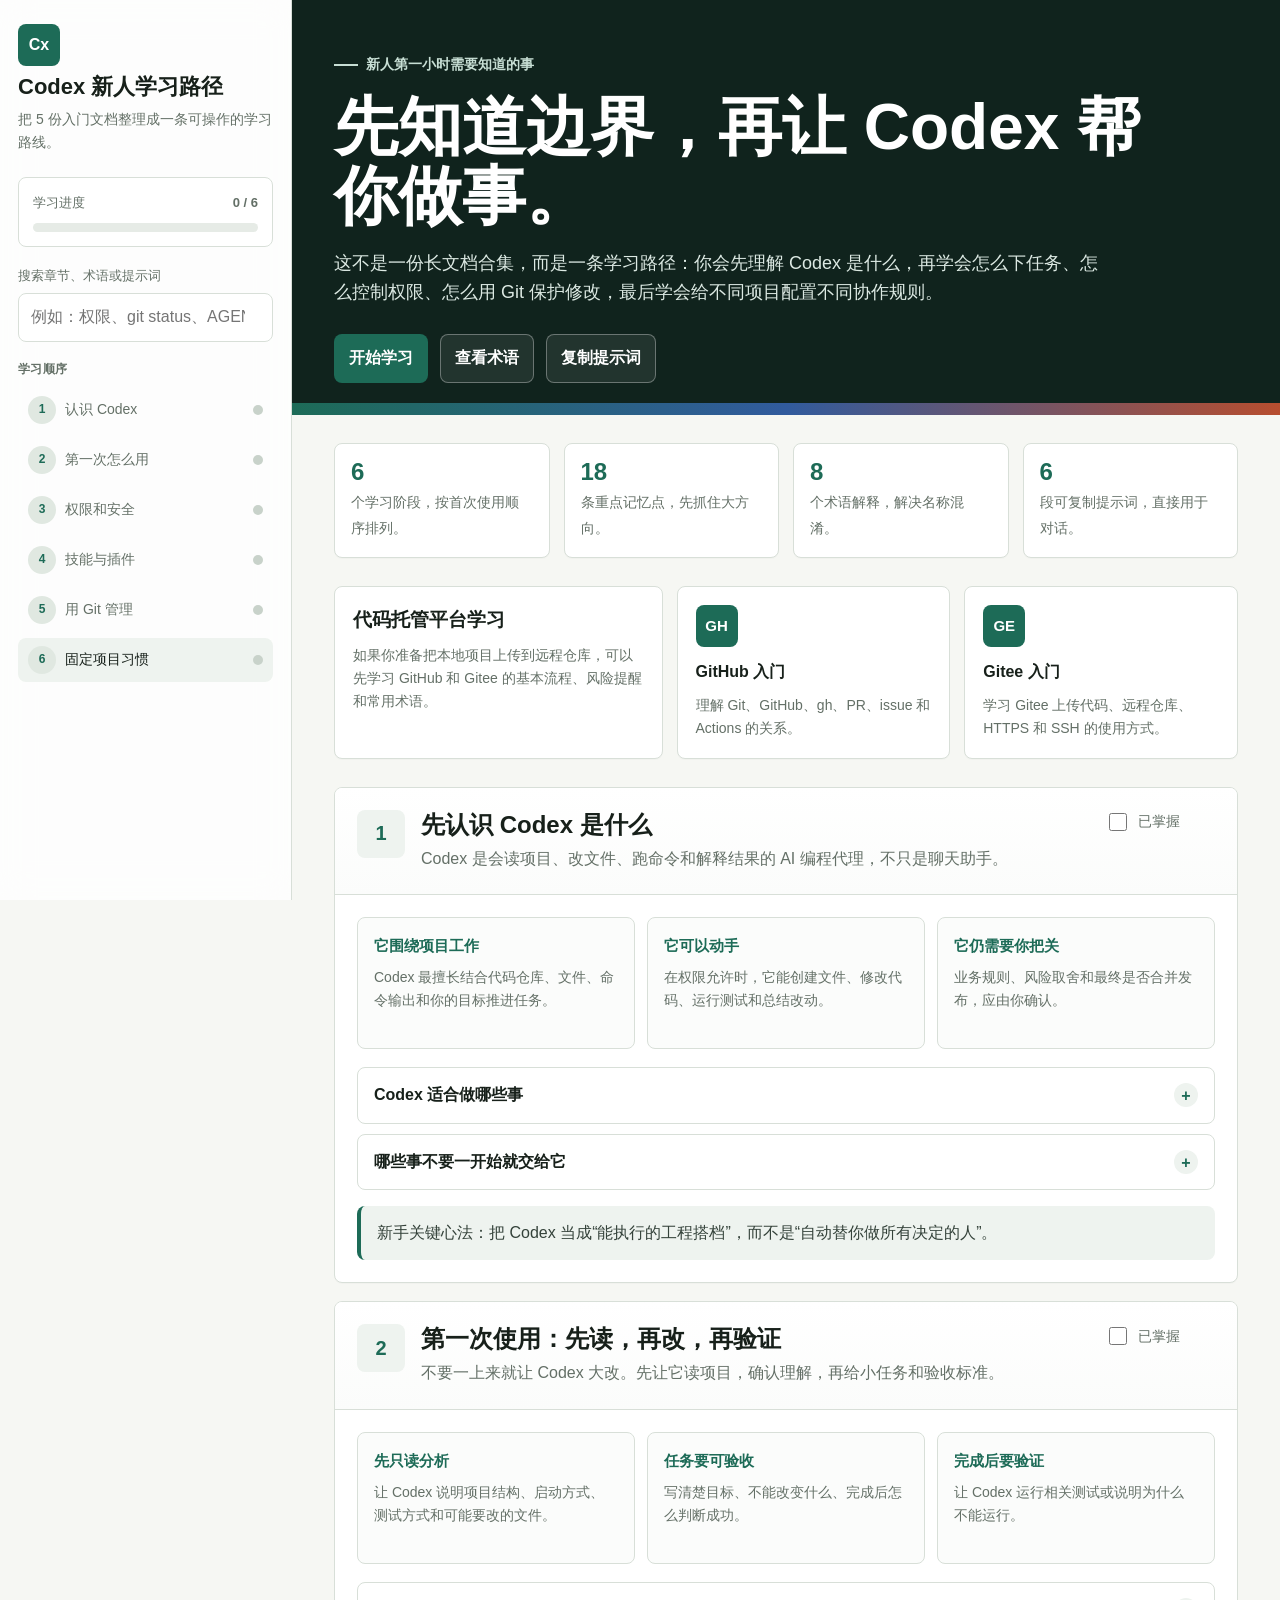
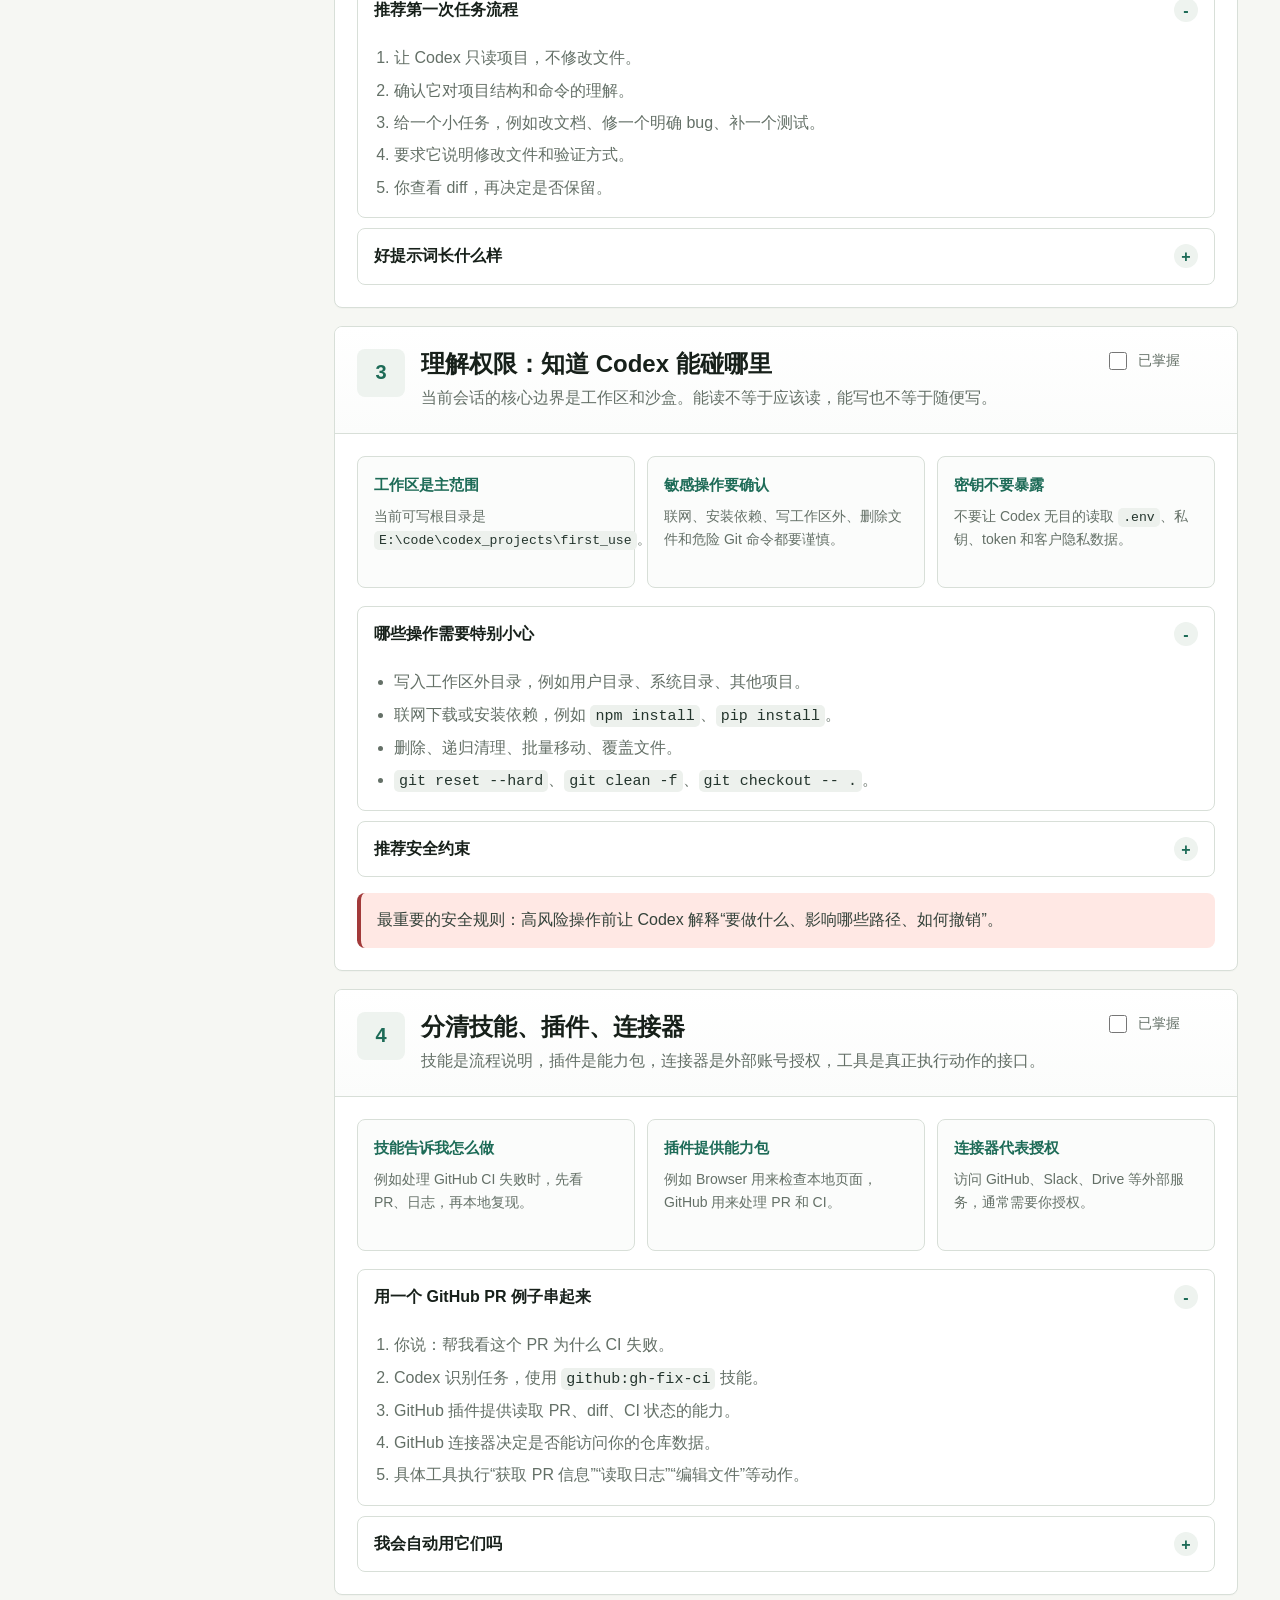
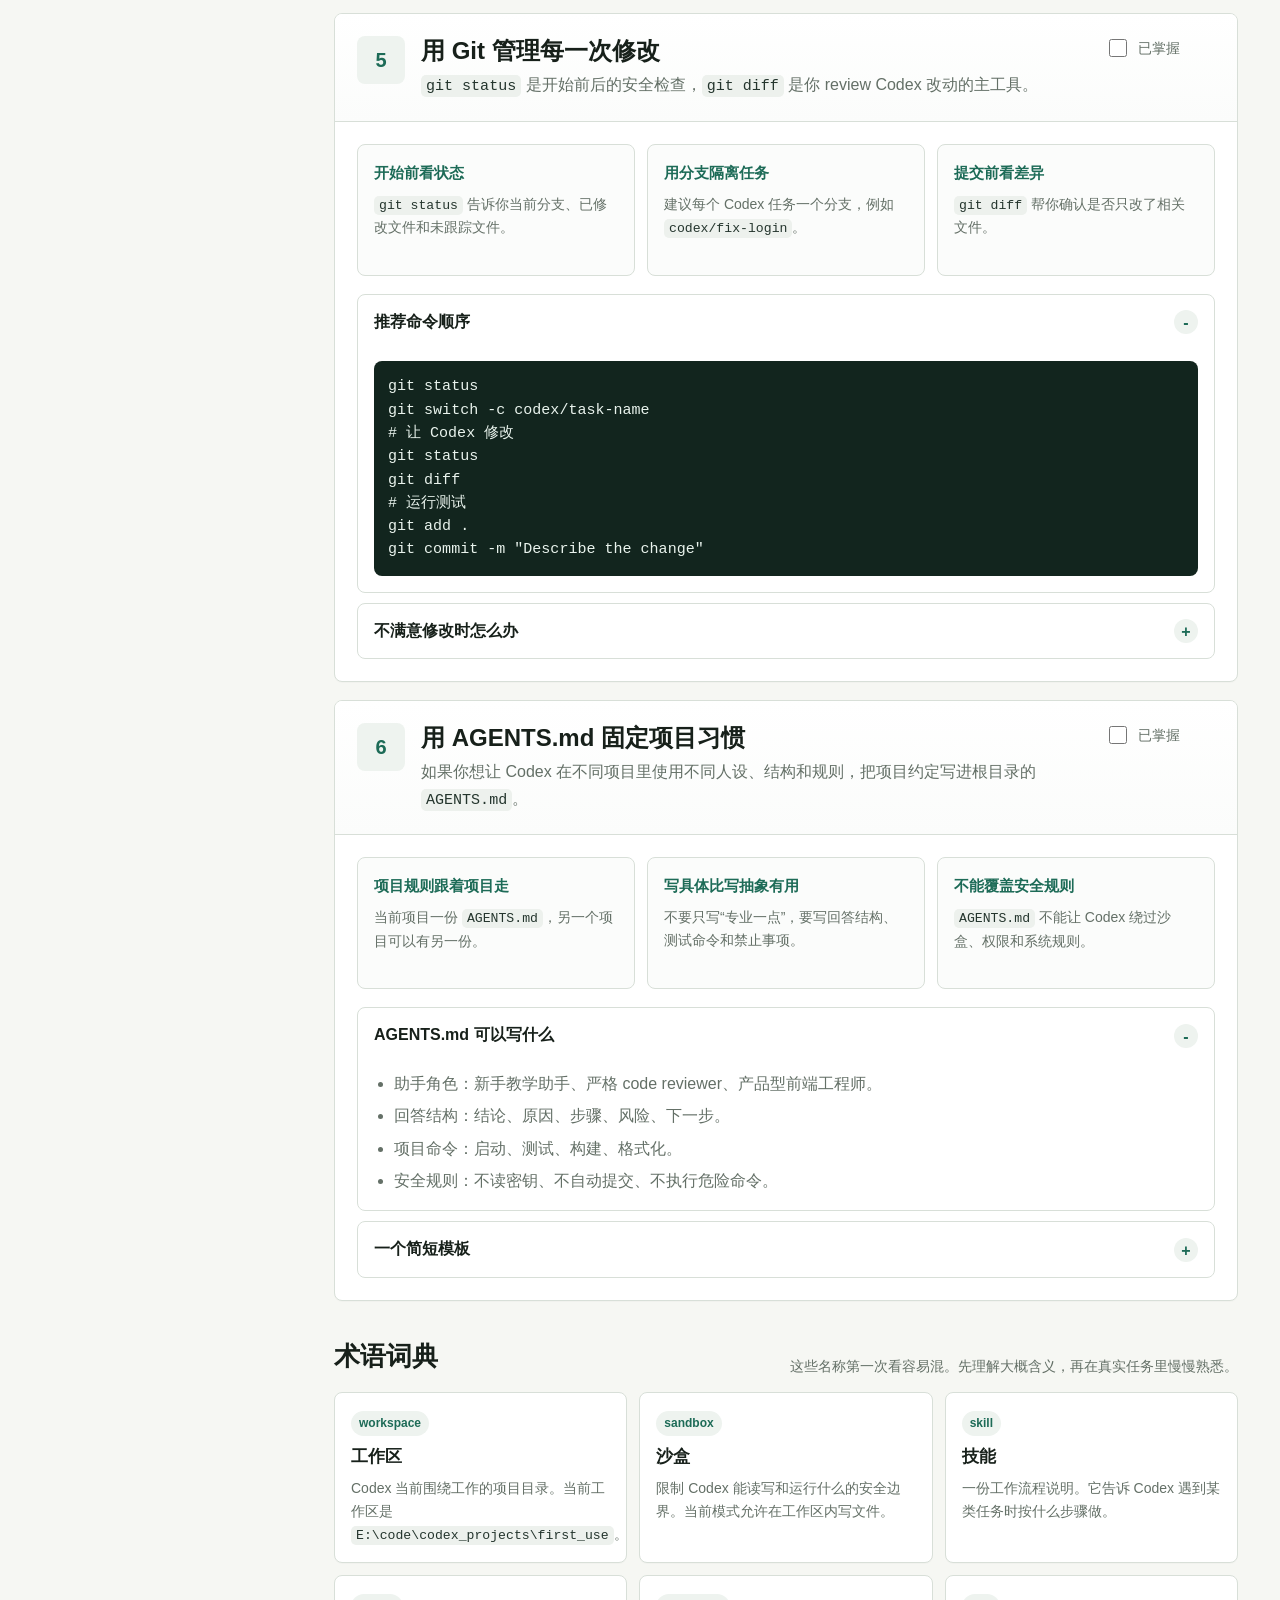
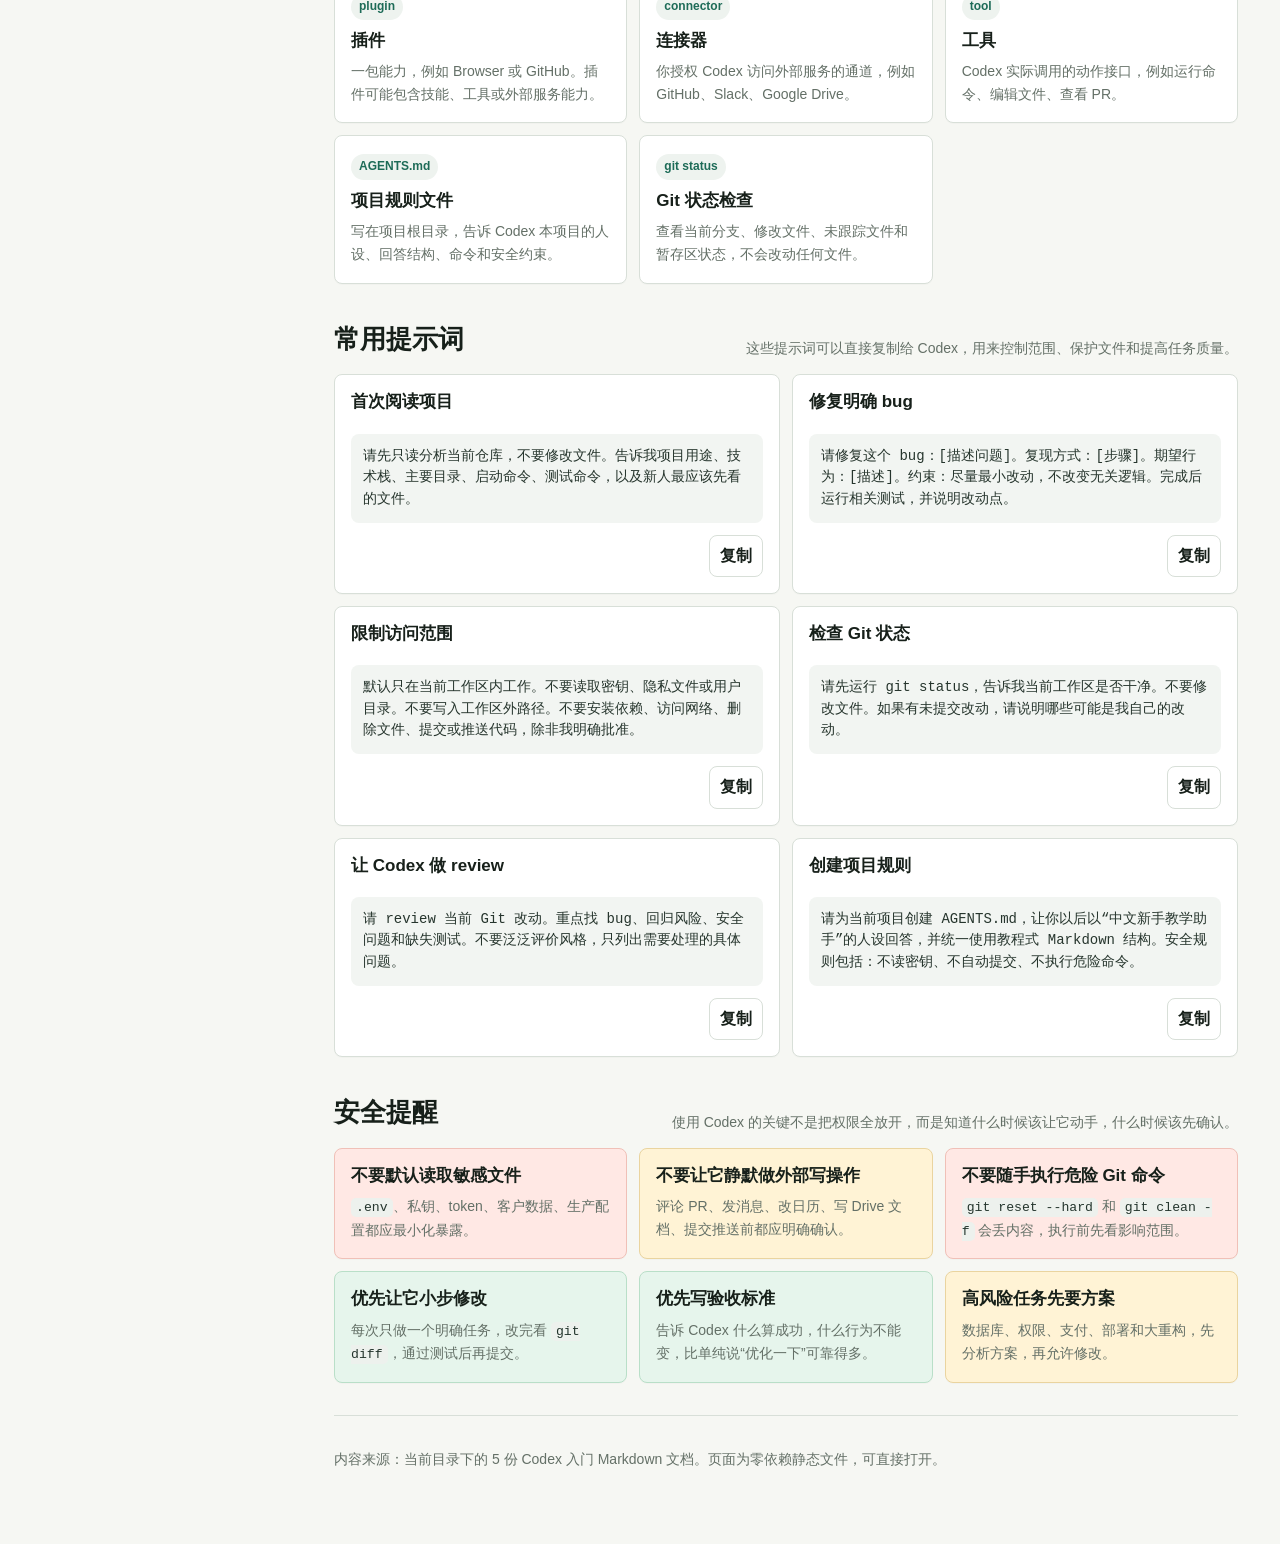
<file: index.html>
<!doctype html>
<html lang="zh-CN">
<head>
  <meta charset="utf-8">
  <meta name="viewport" content="width=device-width, initial-scale=1">
  <title>Codex 新人学习路径</title>
  <style>
    :root {
      color-scheme: light;
      --bg: #f6f7f3;
      --surface: #ffffff;
      --surface-2: #eef3ef;
      --text: #17201a;
      --muted: #647067;
      --line: #d8dfd8;
      --accent: #1d6b57;
      --accent-2: #b74e2f;
      --accent-3: #315b9d;
      --warning: #8b4f00;
      --warning-bg: #fff3d5;
      --danger: #a23a3a;
      --danger-bg: #ffe8e4;
      --ok: #216a43;
      --ok-bg: #e6f5ec;
      --shadow: 0 18px 50px rgba(25, 42, 31, 0.1);
      --radius: 8px;
      --sidebar: 292px;
      font-family: "Microsoft YaHei", "PingFang SC", "Segoe UI", Arial, sans-serif;
    }

    * {
      box-sizing: border-box;
    }

    html {
      scroll-behavior: smooth;
    }

    body {
      margin: 0;
      background: var(--bg);
      color: var(--text);
      line-height: 1.65;
    }

    button,
    input {
      font: inherit;
    }

    a {
      color: inherit;
    }

    .app-shell {
      display: grid;
      grid-template-columns: var(--sidebar) minmax(0, 1fr);
      min-height: 100vh;
    }

    .sidebar {
      position: sticky;
      top: 0;
      height: 100vh;
      overflow: auto;
      padding: 24px 18px;
      border-right: 1px solid var(--line);
      background: rgba(255, 255, 255, 0.78);
      backdrop-filter: blur(16px);
    }

    .brand {
      display: grid;
      gap: 8px;
      margin-bottom: 22px;
    }

    .brand-mark {
      display: inline-grid;
      width: 42px;
      height: 42px;
      place-items: center;
      border-radius: var(--radius);
      background: var(--accent);
      color: #fff;
      font-weight: 800;
    }

    .brand h1 {
      margin: 0;
      font-size: 22px;
      line-height: 1.2;
      letter-spacing: 0;
    }

    .brand p {
      margin: 0;
      color: var(--muted);
      font-size: 14px;
    }

    .progress-panel {
      padding: 14px;
      margin-bottom: 18px;
      border: 1px solid var(--line);
      border-radius: var(--radius);
      background: var(--surface);
    }

    .progress-line {
      display: flex;
      justify-content: space-between;
      gap: 12px;
      margin-bottom: 10px;
      font-size: 13px;
      color: var(--muted);
    }

    .progress-track {
      height: 9px;
      overflow: hidden;
      border-radius: 999px;
      background: #e6ebe6;
    }

    .progress-bar {
      width: 0%;
      height: 100%;
      border-radius: inherit;
      background: linear-gradient(90deg, var(--accent), #3d8d72);
      transition: width 0.25s ease;
    }

    .search-box {
      margin-bottom: 18px;
    }

    .search-box label {
      display: block;
      margin-bottom: 7px;
      color: var(--muted);
      font-size: 13px;
    }

    .search-box input {
      width: 100%;
      min-height: 42px;
      padding: 10px 12px;
      border: 1px solid var(--line);
      border-radius: var(--radius);
      background: #fff;
      color: var(--text);
      outline: none;
    }

    .search-box input:focus {
      border-color: var(--accent);
      box-shadow: 0 0 0 3px rgba(29, 107, 87, 0.13);
    }

    .nav-title {
      margin: 18px 0 8px;
      color: var(--muted);
      font-size: 12px;
      font-weight: 700;
      letter-spacing: 0.04em;
      text-transform: uppercase;
    }

    .nav-list {
      display: grid;
      gap: 6px;
      margin: 0;
      padding: 0;
      list-style: none;
    }

    .nav-link {
      display: grid;
      grid-template-columns: 28px 1fr auto;
      align-items: center;
      gap: 9px;
      min-height: 42px;
      padding: 8px 10px;
      border-radius: var(--radius);
      text-decoration: none;
      color: var(--muted);
      font-size: 14px;
    }

    .nav-link:hover,
    .nav-link.active {
      background: var(--surface-2);
      color: var(--text);
    }

    .step-no {
      display: grid;
      width: 28px;
      height: 28px;
      place-items: center;
      border-radius: 50%;
      background: #e0e8e1;
      color: var(--accent);
      font-size: 12px;
      font-weight: 800;
    }

    .nav-check {
      width: 10px;
      height: 10px;
      border-radius: 50%;
      background: #c8d2ca;
    }

    .nav-link.done .nav-check {
      background: var(--ok);
    }

    .main {
      min-width: 0;
    }

    .hero {
      position: relative;
      overflow: hidden;
      padding: 48px 42px 32px;
      background: #10231d;
      color: #fff;
    }

    .hero::after {
      content: "";
      position: absolute;
      inset: auto 0 0;
      height: 12px;
      background: linear-gradient(90deg, var(--accent), var(--accent-3), var(--accent-2));
    }

    .hero-inner {
      position: relative;
      max-width: 1100px;
    }

    .eyebrow {
      display: inline-flex;
      align-items: center;
      gap: 8px;
      margin-bottom: 16px;
      color: #c7ded4;
      font-size: 14px;
      font-weight: 700;
    }

    .eyebrow::before {
      content: "";
      width: 24px;
      height: 2px;
      background: #c7ded4;
    }

    .hero h2 {
      max-width: 860px;
      margin: 0;
      font-size: clamp(32px, 5vw, 64px);
      line-height: 1.08;
      letter-spacing: 0;
    }

    .hero p {
      max-width: 780px;
      margin: 18px 0 0;
      color: #dce9e3;
      font-size: 18px;
    }

    .hero-actions {
      display: flex;
      flex-wrap: wrap;
      gap: 12px;
      margin-top: 26px;
    }

    .btn {
      display: inline-flex;
      align-items: center;
      justify-content: center;
      gap: 8px;
      min-height: 42px;
      padding: 10px 14px;
      border: 1px solid transparent;
      border-radius: var(--radius);
      background: var(--accent);
      color: #fff;
      cursor: pointer;
      text-decoration: none;
      font-weight: 700;
    }

    .btn.secondary {
      border-color: rgba(255, 255, 255, 0.32);
      background: rgba(255, 255, 255, 0.08);
    }

    .btn.ghost {
      border-color: var(--line);
      background: #fff;
      color: var(--text);
    }

    .btn:hover {
      filter: brightness(0.96);
    }

    .content {
      max-width: 1180px;
      margin: 0 auto;
      padding: 28px 42px 64px;
    }

    .quick-grid {
      display: grid;
      grid-template-columns: repeat(4, minmax(0, 1fr));
      gap: 14px;
      margin-bottom: 28px;
    }

    .metric-card,
    .section-card,
    .term-card,
    .prompt-card,
    .safety-card {
      border: 1px solid var(--line);
      border-radius: var(--radius);
      background: var(--surface);
      box-shadow: 0 1px 0 rgba(0, 0, 0, 0.02);
    }

    .metric-card {
      padding: 16px;
    }

    .metric-card strong {
      display: block;
      margin-bottom: 5px;
      color: var(--accent);
      font-size: 24px;
      line-height: 1;
    }

    .metric-card span {
      color: var(--muted);
      font-size: 14px;
    }

    .platform-panel {
      display: grid;
      grid-template-columns: 1.2fr repeat(2, minmax(0, 1fr));
      gap: 14px;
      align-items: stretch;
      margin-bottom: 28px;
    }

    .platform-intro,
    .platform-link {
      border: 1px solid var(--line);
      border-radius: var(--radius);
      background: var(--surface);
      box-shadow: 0 1px 0 rgba(0, 0, 0, 0.02);
    }

    .platform-intro {
      padding: 18px;
    }

    .platform-intro h3,
    .platform-link h4 {
      margin: 0;
      letter-spacing: 0;
    }

    .platform-intro p,
    .platform-link p {
      margin: 8px 0 0;
      color: var(--muted);
      font-size: 14px;
    }

    .platform-link {
      display: grid;
      align-content: space-between;
      min-height: 150px;
      padding: 18px;
      color: var(--text);
      text-decoration: none;
    }

    .platform-link strong {
      display: inline-flex;
      align-items: center;
      justify-content: center;
      width: 42px;
      height: 42px;
      margin-bottom: 12px;
      border-radius: var(--radius);
      background: var(--accent);
      color: #fff;
      font-size: 15px;
    }

    .platform-link:hover {
      border-color: rgba(29, 107, 87, 0.45);
      box-shadow: 0 10px 28px rgba(25, 42, 31, 0.08);
    }

    .section-card {
      margin-bottom: 18px;
      overflow: hidden;
      scroll-margin-top: 18px;
    }

    .section-card.hidden,
    .term-card.hidden,
    .prompt-card.hidden {
      display: none;
    }

    .section-header {
      display: grid;
      grid-template-columns: auto 1fr auto;
      gap: 16px;
      align-items: start;
      padding: 22px;
      border-bottom: 1px solid var(--line);
      background: linear-gradient(180deg, #fff, #fbfcfb);
    }

    .section-number {
      display: grid;
      width: 48px;
      height: 48px;
      place-items: center;
      border-radius: var(--radius);
      background: var(--surface-2);
      color: var(--accent);
      font-size: 20px;
      font-weight: 900;
    }

    .section-title h3 {
      margin: 0 0 6px;
      font-size: 24px;
      line-height: 1.25;
      letter-spacing: 0;
    }

    .section-title p {
      margin: 0;
      color: var(--muted);
    }

    .done-control {
      display: inline-flex;
      align-items: center;
      gap: 8px;
      min-width: 110px;
      color: var(--muted);
      font-size: 14px;
      cursor: pointer;
      user-select: none;
    }

    .done-control input {
      width: 18px;
      height: 18px;
      accent-color: var(--accent);
    }

    .section-body {
      padding: 22px;
    }

    .remember-grid {
      display: grid;
      grid-template-columns: repeat(3, minmax(0, 1fr));
      gap: 12px;
      margin-bottom: 18px;
    }

    .remember-card {
      min-height: 132px;
      padding: 16px;
      border: 1px solid var(--line);
      border-radius: var(--radius);
      background: #fbfcfb;
    }

    .remember-card b {
      display: block;
      margin-bottom: 7px;
      color: var(--accent);
      font-size: 15px;
    }

    .remember-card p {
      margin: 0;
      color: var(--muted);
      font-size: 14px;
    }

    details {
      border: 1px solid var(--line);
      border-radius: var(--radius);
      background: #fff;
    }

    details + details {
      margin-top: 10px;
    }

    summary {
      display: flex;
      align-items: center;
      justify-content: space-between;
      gap: 12px;
      padding: 14px 16px;
      cursor: pointer;
      font-weight: 800;
      list-style: none;
    }

    summary::-webkit-details-marker {
      display: none;
    }

    summary::after {
      content: "+";
      display: grid;
      width: 24px;
      height: 24px;
      flex: 0 0 auto;
      place-items: center;
      border-radius: 50%;
      background: var(--surface-2);
      color: var(--accent);
      font-weight: 900;
    }

    details[open] summary::after {
      content: "-";
    }

    .detail-content {
      padding: 0 16px 16px;
      color: var(--muted);
    }

    .detail-content ul,
    .detail-content ol {
      margin: 8px 0 0;
      padding-left: 20px;
    }

    .detail-content li + li {
      margin-top: 6px;
    }

    code {
      padding: 2px 5px;
      border-radius: 5px;
      background: #edf1ed;
      color: #24352d;
      font-family: Consolas, "SFMono-Regular", Menlo, monospace;
      font-size: 0.94em;
    }

    pre {
      overflow: auto;
      margin: 12px 0 0;
      padding: 14px;
      border-radius: var(--radius);
      background: #12251e;
      color: #e9f3ed;
      line-height: 1.55;
    }

    pre code {
      padding: 0;
      background: transparent;
      color: inherit;
    }

    .callout {
      margin-top: 16px;
      padding: 14px 16px;
      border-left: 4px solid var(--accent);
      border-radius: var(--radius);
      background: var(--surface-2);
      color: #34423a;
    }

    .callout.warning {
      border-color: var(--warning);
      background: var(--warning-bg);
    }

    .callout.danger {
      border-color: var(--danger);
      background: var(--danger-bg);
    }

    .section-heading {
      display: flex;
      align-items: end;
      justify-content: space-between;
      gap: 16px;
      margin: 34px 0 14px;
    }

    .section-heading h3 {
      margin: 0;
      font-size: 26px;
      letter-spacing: 0;
    }

    .section-heading p {
      max-width: 620px;
      margin: 0;
      color: var(--muted);
      font-size: 14px;
    }

    .term-grid {
      display: grid;
      grid-template-columns: repeat(3, minmax(0, 1fr));
      gap: 12px;
    }

    .term-card {
      padding: 16px;
    }

    .term-card h4,
    .prompt-card h4,
    .safety-card h4 {
      margin: 0 0 8px;
      font-size: 17px;
      line-height: 1.3;
    }

    .term-card p,
    .prompt-card p,
    .safety-card p {
      margin: 0;
      color: var(--muted);
      font-size: 14px;
    }

    .term-tag {
      display: inline-flex;
      margin-bottom: 10px;
      padding: 3px 8px;
      border-radius: 999px;
      background: var(--surface-2);
      color: var(--accent);
      font-size: 12px;
      font-weight: 800;
    }

    .prompt-grid {
      display: grid;
      grid-template-columns: repeat(2, minmax(0, 1fr));
      gap: 12px;
    }

    .prompt-card {
      display: grid;
      gap: 12px;
      padding: 16px;
    }

    .prompt-text {
      padding: 12px;
      border-radius: var(--radius);
      background: #f2f5f2;
      color: #26352d;
      font-family: Consolas, "SFMono-Regular", Menlo, monospace;
      font-size: 14px;
      line-height: 1.55;
      white-space: pre-wrap;
    }

    .copy-row {
      display: flex;
      justify-content: space-between;
      gap: 10px;
      align-items: center;
    }

    .copy-status {
      min-height: 20px;
      color: var(--ok);
      font-size: 13px;
    }

    .copy-btn {
      min-height: 34px;
      padding: 7px 10px;
      border: 1px solid var(--line);
      border-radius: var(--radius);
      background: #fff;
      color: var(--text);
      cursor: pointer;
      font-weight: 700;
    }

    .safety-grid {
      display: grid;
      grid-template-columns: repeat(3, minmax(0, 1fr));
      gap: 12px;
    }

    .safety-card {
      padding: 16px;
    }

    .safety-card.danger {
      border-color: #f0c0b7;
      background: var(--danger-bg);
    }

    .safety-card.warning {
      border-color: #ead49f;
      background: var(--warning-bg);
    }

    .safety-card.ok {
      border-color: #b9dfc8;
      background: var(--ok-bg);
    }

    .empty-state {
      display: none;
      margin: 22px 0;
      padding: 18px;
      border: 1px dashed var(--line);
      border-radius: var(--radius);
      background: #fff;
      color: var(--muted);
      text-align: center;
    }

    .empty-state.show {
      display: block;
    }

    .footer {
      margin-top: 32px;
      padding-top: 18px;
      border-top: 1px solid var(--line);
      color: var(--muted);
      font-size: 14px;
    }

    @media (max-width: 980px) {
      .app-shell {
        display: block;
      }

      .sidebar {
        position: relative;
        height: auto;
        padding: 18px;
        border-right: 0;
        border-bottom: 1px solid var(--line);
      }

      .nav-list {
        grid-template-columns: repeat(2, minmax(0, 1fr));
      }

      .hero,
      .content {
        padding-left: 22px;
        padding-right: 22px;
      }

      .quick-grid,
      .platform-panel,
      .remember-grid,
      .term-grid,
      .safety-grid {
        grid-template-columns: repeat(2, minmax(0, 1fr));
      }
    }

    @media (max-width: 680px) {
      .nav-list,
      .quick-grid,
      .platform-panel,
      .remember-grid,
      .term-grid,
      .prompt-grid,
      .safety-grid {
        grid-template-columns: 1fr;
      }

      .hero {
        padding-top: 34px;
      }

      .section-header {
        grid-template-columns: 1fr;
      }

      .done-control {
        min-width: 0;
      }

      .section-heading {
        display: grid;
      }
    }
  </style>
</head>
<body>
  <div class="app-shell">
    <aside class="sidebar" aria-label="学习导航">
      <div class="brand">
        <div class="brand-mark">Cx</div>
        <h1>Codex 新人学习路径</h1>
        <p>把 5 份入门文档整理成一条可操作的学习路线。</p>
      </div>

      <div class="progress-panel" aria-live="polite">
        <div class="progress-line">
          <span>学习进度</span>
          <strong id="progressText">0 / 6</strong>
        </div>
        <div class="progress-track" aria-hidden="true">
          <div class="progress-bar" id="progressBar"></div>
        </div>
      </div>

      <div class="search-box">
        <label for="searchInput">搜索章节、术语或提示词</label>
        <input id="searchInput" type="search" placeholder="例如：权限、git status、AGENTS.md">
      </div>

      <div class="nav-title">学习顺序</div>
      <ol class="nav-list" id="navList">
        <li><a class="nav-link" href="#step-1" data-nav="step-1"><span class="step-no">1</span><span>认识 Codex</span><span class="nav-check"></span></a></li>
        <li><a class="nav-link" href="#step-2" data-nav="step-2"><span class="step-no">2</span><span>第一次怎么用</span><span class="nav-check"></span></a></li>
        <li><a class="nav-link" href="#step-3" data-nav="step-3"><span class="step-no">3</span><span>权限和安全</span><span class="nav-check"></span></a></li>
        <li><a class="nav-link" href="#step-4" data-nav="step-4"><span class="step-no">4</span><span>技能与插件</span><span class="nav-check"></span></a></li>
        <li><a class="nav-link" href="#step-5" data-nav="step-5"><span class="step-no">5</span><span>用 Git 管理</span><span class="nav-check"></span></a></li>
        <li><a class="nav-link" href="#step-6" data-nav="step-6"><span class="step-no">6</span><span>固定项目习惯</span><span class="nav-check"></span></a></li>
      </ol>
    </aside>

    <main class="main">
      <section class="hero">
        <div class="hero-inner">
          <div class="eyebrow">新人第一小时需要知道的事</div>
          <h2>先知道边界，再让 Codex 帮你做事。</h2>
          <p>这不是一份长文档合集，而是一条学习路径：你会先理解 Codex 是什么，再学会怎么下任务、怎么控制权限、怎么用 Git 保护修改，最后学会给不同项目配置不同协作规则。</p>
          <div class="hero-actions">
            <a class="btn" href="#step-1">开始学习</a>
            <a class="btn secondary" href="#terms">查看术语</a>
            <a class="btn secondary" href="#prompts">复制提示词</a>
          </div>
        </div>
      </section>

      <div class="content">
        <section class="quick-grid" aria-label="页面概览">
          <div class="metric-card"><strong>6</strong><span>个学习阶段，按首次使用顺序排列。</span></div>
          <div class="metric-card"><strong>18</strong><span>条重点记忆点，先抓住大方向。</span></div>
          <div class="metric-card"><strong>8</strong><span>个术语解释，解决名称混淆。</span></div>
          <div class="metric-card"><strong>6</strong><span>段可复制提示词，直接用于对话。</span></div>
        </section>

        <section class="platform-panel" aria-label="代码托管平台学习">
          <div class="platform-intro">
            <h3>代码托管平台学习</h3>
            <p>如果你准备把本地项目上传到远程仓库，可以先学习 GitHub 和 Gitee 的基本流程、风险提醒和常用术语。</p>
          </div>
          <a class="platform-link" href="platform_guides/github.html">
            <div>
              <strong>GH</strong>
              <h4>GitHub 入门</h4>
              <p>理解 Git、GitHub、gh、PR、issue 和 Actions 的关系。</p>
            </div>
          </a>
          <a class="platform-link" href="platform_guides/gitee.html">
            <div>
              <strong>GE</strong>
              <h4>Gitee 入门</h4>
              <p>学习 Gitee 上传代码、远程仓库、HTTPS 和 SSH 的使用方式。</p>
            </div>
          </a>
        </section>

        <div id="emptyState" class="empty-state">没有匹配内容。试试搜索“权限”“插件”“Git”或“人设”。</div>

        <section id="step-1" class="section-card searchable" data-keywords="codex 是什么 coding agent 编程代理 能做什么 新人 入门">
          <div class="section-header">
            <div class="section-number">1</div>
            <div class="section-title">
              <h3>先认识 Codex 是什么</h3>
              <p>Codex 是会读项目、改文件、跑命令和解释结果的 AI 编程代理，不只是聊天助手。</p>
            </div>
            <label class="done-control"><input type="checkbox" data-step="step-1"> 已掌握</label>
          </div>
          <div class="section-body">
            <div class="remember-grid">
              <div class="remember-card"><b>它围绕项目工作</b><p>Codex 最擅长结合代码仓库、文件、命令输出和你的目标推进任务。</p></div>
              <div class="remember-card"><b>它可以动手</b><p>在权限允许时，它能创建文件、修改代码、运行测试和总结改动。</p></div>
              <div class="remember-card"><b>它仍需要你把关</b><p>业务规则、风险取舍和最终是否合并发布，应由你确认。</p></div>
            </div>
            <details>
              <summary>Codex 适合做哪些事</summary>
              <div class="detail-content">
                <ul>
                  <li>解释陌生项目结构、启动方式和关键模块。</li>
                  <li>修复明确 bug、补测试、改文档、做小到中等规模功能。</li>
                  <li>根据报错定位问题，运行相关检查并解释结果。</li>
                  <li>以 code review 视角找回归、安全、边界和测试缺口。</li>
                </ul>
              </div>
            </details>
            <details>
              <summary>哪些事不要一开始就交给它</summary>
              <div class="detail-content">
                <ul>
                  <li>完全模糊的产品方向，例如“帮我优化一下”。</li>
                  <li>无测试覆盖的核心账务、支付、权限和生产部署逻辑。</li>
                  <li>需要读取密钥、客户隐私或真实生产数据的任务。</li>
                </ul>
              </div>
            </details>
            <div class="callout">新手关键心法：把 Codex 当成“能执行的工程搭档”，而不是“自动替你做所有决定的人”。</div>
          </div>
        </section>

        <section id="step-2" class="section-card searchable" data-keywords="第一次 怎么用 提示词 验收标准 先读 再改 测试">
          <div class="section-header">
            <div class="section-number">2</div>
            <div class="section-title">
              <h3>第一次使用：先读，再改，再验证</h3>
              <p>不要一上来就让 Codex 大改。先让它读项目，确认理解，再给小任务和验收标准。</p>
            </div>
            <label class="done-control"><input type="checkbox" data-step="step-2"> 已掌握</label>
          </div>
          <div class="section-body">
            <div class="remember-grid">
              <div class="remember-card"><b>先只读分析</b><p>让 Codex 说明项目结构、启动方式、测试方式和可能要改的文件。</p></div>
              <div class="remember-card"><b>任务要可验收</b><p>写清楚目标、不能改变什么、完成后怎么判断成功。</p></div>
              <div class="remember-card"><b>完成后要验证</b><p>让 Codex 运行相关测试或说明为什么不能运行。</p></div>
            </div>
            <details open>
              <summary>推荐第一次任务流程</summary>
              <div class="detail-content">
                <ol>
                  <li>让 Codex 只读项目，不修改文件。</li>
                  <li>确认它对项目结构和命令的理解。</li>
                  <li>给一个小任务，例如改文档、修一个明确 bug、补一个测试。</li>
                  <li>要求它说明修改文件和验证方式。</li>
                  <li>你查看 diff，再决定是否保留。</li>
                </ol>
              </div>
            </details>
            <details>
              <summary>好提示词长什么样</summary>
              <div class="detail-content">
                <p>好的提示词包含目标、上下文、约束和验收标准。</p>
                <pre><code>请修复订单列表分页失效的问题。
复现方式：点击第 2 页后列表没有更新。
约束：不要改变现有视觉样式。
验收标准：页码、URL 和列表数据都正确更新，相关测试通过。</code></pre>
              </div>
            </details>
          </div>
        </section>

        <section id="step-3" class="section-card searchable" data-keywords="权限 安全 workspace sandbox 沙盒 可写目录 网络 密钥 删除 危险命令">
          <div class="section-header">
            <div class="section-number">3</div>
            <div class="section-title">
              <h3>理解权限：知道 Codex 能碰哪里</h3>
              <p>当前会话的核心边界是工作区和沙盒。能读不等于应该读，能写也不等于随便写。</p>
            </div>
            <label class="done-control"><input type="checkbox" data-step="step-3"> 已掌握</label>
          </div>
          <div class="section-body">
            <div class="remember-grid">
              <div class="remember-card"><b>工作区是主范围</b><p>当前可写根目录是 <code>E:\code\codex_projects\first_use</code>。</p></div>
              <div class="remember-card"><b>敏感操作要确认</b><p>联网、安装依赖、写工作区外、删除文件和危险 Git 命令都要谨慎。</p></div>
              <div class="remember-card"><b>密钥不要暴露</b><p>不要让 Codex 无目的读取 <code>.env</code>、私钥、token 和客户隐私数据。</p></div>
            </div>
            <details open>
              <summary>哪些操作需要特别小心</summary>
              <div class="detail-content">
                <ul>
                  <li>写入工作区外目录，例如用户目录、系统目录、其他项目。</li>
                  <li>联网下载或安装依赖，例如 <code>npm install</code>、<code>pip install</code>。</li>
                  <li>删除、递归清理、批量移动、覆盖文件。</li>
                  <li><code>git reset --hard</code>、<code>git clean -f</code>、<code>git checkout -- .</code>。</li>
                </ul>
              </div>
            </details>
            <details>
              <summary>推荐安全约束</summary>
              <div class="detail-content">
                <pre><code>默认只在当前工作区内工作。
不要读取密钥、隐私文件或用户目录。
不要安装依赖、访问网络、删除文件、提交或推送代码，除非我明确批准。
复杂任务先给方案，再执行。</code></pre>
              </div>
            </details>
            <div class="callout danger">最重要的安全规则：高风险操作前让 Codex 解释“要做什么、影响哪些路径、如何撤销”。</div>
          </div>
        </section>

        <section id="step-4" class="section-card searchable" data-keywords="技能 插件 连接器 skill plugin connector tool github browser 自动调用 授权">
          <div class="section-header">
            <div class="section-number">4</div>
            <div class="section-title">
              <h3>分清技能、插件、连接器</h3>
              <p>技能是流程说明，插件是能力包，连接器是外部账号授权，工具是真正执行动作的接口。</p>
            </div>
            <label class="done-control"><input type="checkbox" data-step="step-4"> 已掌握</label>
          </div>
          <div class="section-body">
            <div class="remember-grid">
              <div class="remember-card"><b>技能告诉我怎么做</b><p>例如处理 GitHub CI 失败时，先看 PR、日志，再本地复现。</p></div>
              <div class="remember-card"><b>插件提供能力包</b><p>例如 Browser 用来检查本地页面，GitHub 用来处理 PR 和 CI。</p></div>
              <div class="remember-card"><b>连接器代表授权</b><p>访问 GitHub、Slack、Drive 等外部服务，通常需要你授权。</p></div>
            </div>
            <details open>
              <summary>用一个 GitHub PR 例子串起来</summary>
              <div class="detail-content">
                <ol>
                  <li>你说：帮我看这个 PR 为什么 CI 失败。</li>
                  <li>Codex 识别任务，使用 <code>github:gh-fix-ci</code> 技能。</li>
                  <li>GitHub 插件提供读取 PR、diff、CI 状态的能力。</li>
                  <li>GitHub 连接器决定是否能访问你的仓库数据。</li>
                  <li>具体工具执行“获取 PR 信息”“读取日志”“编辑文件”等动作。</li>
                </ol>
              </div>
            </details>
            <details>
              <summary>我会自动用它们吗</summary>
              <div class="detail-content">
                <ul>
                  <li>任务明显需要时，会主动使用已有技能或插件。</li>
                  <li>你明确指定某个插件或连接器时，会优先按你的要求。</li>
                  <li>涉及外部写操作、安装、授权或敏感数据时，不应该静默执行。</li>
                  <li>当前能力不够时，会说明缺口，并在合适时请求安装或授权。</li>
                </ul>
              </div>
            </details>
          </div>
        </section>

        <section id="step-5" class="section-card searchable" data-keywords="git status git diff 分支 commit 提交 撤销 restore branch">
          <div class="section-header">
            <div class="section-number">5</div>
            <div class="section-title">
              <h3>用 Git 管理每一次修改</h3>
              <p><code>git status</code> 是开始前后的安全检查，<code>git diff</code> 是你 review Codex 改动的主工具。</p>
            </div>
            <label class="done-control"><input type="checkbox" data-step="step-5"> 已掌握</label>
          </div>
          <div class="section-body">
            <div class="remember-grid">
              <div class="remember-card"><b>开始前看状态</b><p><code>git status</code> 告诉你当前分支、已修改文件和未跟踪文件。</p></div>
              <div class="remember-card"><b>用分支隔离任务</b><p>建议每个 Codex 任务一个分支，例如 <code>codex/fix-login</code>。</p></div>
              <div class="remember-card"><b>提交前看差异</b><p><code>git diff</code> 帮你确认是否只改了相关文件。</p></div>
            </div>
            <details open>
              <summary>推荐命令顺序</summary>
              <div class="detail-content">
                <pre><code>git status
git switch -c codex/task-name
# 让 Codex 修改
git status
git diff
# 运行测试
git add .
git commit -m "Describe the change"</code></pre>
              </div>
            </details>
            <details>
              <summary>不满意修改时怎么办</summary>
              <div class="detail-content">
                <ul>
                  <li>丢掉某个文件未提交改动：<code>git restore path/to/file</code>。</li>
                  <li>预览会删除哪些未跟踪文件：<code>git clean -n</code>。</li>
                  <li><code>git clean -f</code> 和 <code>git reset --hard</code> 会丢内容，新手不要随手执行。</li>
                </ul>
              </div>
            </details>
          </div>
        </section>

        <section id="step-6" class="section-card searchable" data-keywords="AGENTS.md 人设 项目规则 回答结构 固定风格 上下文 输入">
          <div class="section-header">
            <div class="section-number">6</div>
            <div class="section-title">
              <h3>用 AGENTS.md 固定项目习惯</h3>
              <p>如果你想让 Codex 在不同项目里使用不同人设、结构和规则，把项目约定写进根目录的 <code>AGENTS.md</code>。</p>
            </div>
            <label class="done-control"><input type="checkbox" data-step="step-6"> 已掌握</label>
          </div>
          <div class="section-body">
            <div class="remember-grid">
              <div class="remember-card"><b>项目规则跟着项目走</b><p>当前项目一份 <code>AGENTS.md</code>，另一个项目可以有另一份。</p></div>
              <div class="remember-card"><b>写具体比写抽象有用</b><p>不要只写“专业一点”，要写回答结构、测试命令和禁止事项。</p></div>
              <div class="remember-card"><b>不能覆盖安全规则</b><p><code>AGENTS.md</code> 不能让 Codex 绕过沙盒、权限和系统规则。</p></div>
            </div>
            <details open>
              <summary>AGENTS.md 可以写什么</summary>
              <div class="detail-content">
                <ul>
                  <li>助手角色：新手教学助手、严格 code reviewer、产品型前端工程师。</li>
                  <li>回答结构：结论、原因、步骤、风险、下一步。</li>
                  <li>项目命令：启动、测试、构建、格式化。</li>
                  <li>安全规则：不读密钥、不自动提交、不执行危险命令。</li>
                </ul>
              </div>
            </details>
            <details>
              <summary>一个简短模板</summary>
              <div class="detail-content">
                <pre><code># AGENTS.md

## 助手角色
你是面向初学者的中文 Codex 教学助手。

## 回答风格
- 先给结论，再分步骤解释。
- 多用具体例子。
- 命令和文件名使用反引号。

## 安全规则
- 不要访问工作区外文件，除非用户明确要求。
- 不要安装依赖、删除文件、提交或推送，除非用户明确确认。</code></pre>
              </div>
            </details>
          </div>
        </section>

        <section id="terms" class="searchable" data-keywords="术语 词典 workspace sandbox connector skill plugin tool AGENTS.md git status">
          <div class="section-heading">
            <h3>术语词典</h3>
            <p>这些名称第一次看容易混。先理解大概含义，再在真实任务里慢慢熟悉。</p>
          </div>
          <div class="term-grid">
            <article class="term-card searchable" data-keywords="workspace 工作区 当前项目目录">
              <span class="term-tag">workspace</span>
              <h4>工作区</h4>
              <p>Codex 当前围绕工作的项目目录。当前工作区是 <code>E:\code\codex_projects\first_use</code>。</p>
            </article>
            <article class="term-card searchable" data-keywords="sandbox 沙盒 权限 可写目录">
              <span class="term-tag">sandbox</span>
              <h4>沙盒</h4>
              <p>限制 Codex 能读写和运行什么的安全边界。当前模式允许在工作区内写文件。</p>
            </article>
            <article class="term-card searchable" data-keywords="skill 技能 流程说明">
              <span class="term-tag">skill</span>
              <h4>技能</h4>
              <p>一份工作流程说明。它告诉 Codex 遇到某类任务时按什么步骤做。</p>
            </article>
            <article class="term-card searchable" data-keywords="plugin 插件 能力包 browser github">
              <span class="term-tag">plugin</span>
              <h4>插件</h4>
              <p>一包能力，例如 Browser 或 GitHub。插件可能包含技能、工具或外部服务能力。</p>
            </article>
            <article class="term-card searchable" data-keywords="connector 连接器 授权 外部账号">
              <span class="term-tag">connector</span>
              <h4>连接器</h4>
              <p>你授权 Codex 访问外部服务的通道，例如 GitHub、Slack、Google Drive。</p>
            </article>
            <article class="term-card searchable" data-keywords="tool 工具 执行动作">
              <span class="term-tag">tool</span>
              <h4>工具</h4>
              <p>Codex 实际调用的动作接口，例如运行命令、编辑文件、查看 PR。</p>
            </article>
            <article class="term-card searchable" data-keywords="AGENTS.md 项目规则 人设">
              <span class="term-tag">AGENTS.md</span>
              <h4>项目规则文件</h4>
              <p>写在项目根目录，告诉 Codex 本项目的人设、回答结构、命令和安全约束。</p>
            </article>
            <article class="term-card searchable" data-keywords="git status git diff">
              <span class="term-tag">git status</span>
              <h4>Git 状态检查</h4>
              <p>查看当前分支、修改文件、未跟踪文件和暂存区状态，不会改动任何文件。</p>
            </article>
          </div>
        </section>

        <section id="prompts" class="searchable" data-keywords="提示词 prompt 复制 安全 只读 修改 review git">
          <div class="section-heading">
            <h3>常用提示词</h3>
            <p>这些提示词可以直接复制给 Codex，用来控制范围、保护文件和提高任务质量。</p>
          </div>
          <div class="prompt-grid">
            <article class="prompt-card searchable" data-keywords="只读 分析 项目结构">
              <h4>首次阅读项目</h4>
              <div class="prompt-text">请先只读分析当前仓库，不要修改文件。告诉我项目用途、技术栈、主要目录、启动命令、测试命令，以及新人最应该先看的文件。</div>
              <div class="copy-row"><span class="copy-status"></span><button class="copy-btn" type="button">复制</button></div>
            </article>
            <article class="prompt-card searchable" data-keywords="修 bug 验收标准">
              <h4>修复明确 bug</h4>
              <div class="prompt-text">请修复这个 bug：[描述问题]。复现方式：[步骤]。期望行为：[描述]。约束：尽量最小改动，不改变无关逻辑。完成后运行相关测试，并说明改动点。</div>
              <div class="copy-row"><span class="copy-status"></span><button class="copy-btn" type="button">复制</button></div>
            </article>
            <article class="prompt-card searchable" data-keywords="权限 安全 外部目录">
              <h4>限制访问范围</h4>
              <div class="prompt-text">默认只在当前工作区内工作。不要读取密钥、隐私文件或用户目录。不要写入工作区外路径。不要安装依赖、访问网络、删除文件、提交或推送代码，除非我明确批准。</div>
              <div class="copy-row"><span class="copy-status"></span><button class="copy-btn" type="button">复制</button></div>
            </article>
            <article class="prompt-card searchable" data-keywords="git status diff 撤销">
              <h4>检查 Git 状态</h4>
              <div class="prompt-text">请先运行 git status，告诉我当前工作区是否干净。不要修改文件。如果有未提交改动，请说明哪些可能是我自己的改动。</div>
              <div class="copy-row"><span class="copy-status"></span><button class="copy-btn" type="button">复制</button></div>
            </article>
            <article class="prompt-card searchable" data-keywords="review 审查 风险">
              <h4>让 Codex 做 review</h4>
              <div class="prompt-text">请 review 当前 Git 改动。重点找 bug、回归风险、安全问题和缺失测试。不要泛泛评价风格，只列出需要处理的具体问题。</div>
              <div class="copy-row"><span class="copy-status"></span><button class="copy-btn" type="button">复制</button></div>
            </article>
            <article class="prompt-card searchable" data-keywords="AGENTS.md 人设 规则">
              <h4>创建项目规则</h4>
              <div class="prompt-text">请为当前项目创建 AGENTS.md，让你以后以“中文新手教学助手”的人设回答，并统一使用教程式 Markdown 结构。安全规则包括：不读密钥、不自动提交、不执行危险命令。</div>
              <div class="copy-row"><span class="copy-status"></span><button class="copy-btn" type="button">复制</button></div>
            </article>
          </div>
        </section>

        <section id="safety" class="searchable" data-keywords="安全 提醒 密钥 删除 提交 网络">
          <div class="section-heading">
            <h3>安全提醒</h3>
            <p>使用 Codex 的关键不是把权限全放开，而是知道什么时候该让它动手，什么时候该先确认。</p>
          </div>
          <div class="safety-grid">
            <article class="safety-card danger">
              <h4>不要默认读取敏感文件</h4>
              <p><code>.env</code>、私钥、token、客户数据、生产配置都应最小化暴露。</p>
            </article>
            <article class="safety-card warning">
              <h4>不要让它静默做外部写操作</h4>
              <p>评论 PR、发消息、改日历、写 Drive 文档、提交推送前都应明确确认。</p>
            </article>
            <article class="safety-card danger">
              <h4>不要随手执行危险 Git 命令</h4>
              <p><code>git reset --hard</code> 和 <code>git clean -f</code> 会丢内容，执行前先看影响范围。</p>
            </article>
            <article class="safety-card ok">
              <h4>优先让它小步修改</h4>
              <p>每次只做一个明确任务，改完看 <code>git diff</code>，通过测试后再提交。</p>
            </article>
            <article class="safety-card ok">
              <h4>优先写验收标准</h4>
              <p>告诉 Codex 什么算成功，什么行为不能变，比单纯说“优化一下”可靠得多。</p>
            </article>
            <article class="safety-card warning">
              <h4>高风险任务先要方案</h4>
              <p>数据库、权限、支付、部署和大重构，先分析方案，再允许修改。</p>
            </article>
          </div>
        </section>

        <footer class="footer">
          <p>内容来源：当前目录下的 5 份 Codex 入门 Markdown 文档。页面为零依赖静态文件，可直接打开。</p>
        </footer>
      </div>
    </main>
  </div>

  <script>
    const storageKey = "codex-learning-progress-v1";
    const checkboxes = Array.from(document.querySelectorAll("[data-step]"));
    const progressText = document.getElementById("progressText");
    const progressBar = document.getElementById("progressBar");
    const navLinks = Array.from(document.querySelectorAll("[data-nav]"));
    const searchInput = document.getElementById("searchInput");
    const searchableItems = Array.from(document.querySelectorAll(".searchable"));
    const emptyState = document.getElementById("emptyState");

    function loadProgress() {
      try {
        return JSON.parse(localStorage.getItem(storageKey)) || {};
      } catch {
        return {};
      }
    }

    function saveProgress(progress) {
      localStorage.setItem(storageKey, JSON.stringify(progress));
    }

    function syncProgress() {
      const progress = loadProgress();
      checkboxes.forEach((box) => {
        box.checked = Boolean(progress[box.dataset.step]);
      });
      const doneCount = checkboxes.filter((box) => box.checked).length;
      progressText.textContent = `${doneCount} / ${checkboxes.length}`;
      progressBar.style.width = `${(doneCount / checkboxes.length) * 100}%`;
      navLinks.forEach((link) => {
        link.classList.toggle("done", Boolean(progress[link.dataset.nav]));
      });
    }

    checkboxes.forEach((box) => {
      box.addEventListener("change", () => {
        const progress = loadProgress();
        progress[box.dataset.step] = box.checked;
        saveProgress(progress);
        syncProgress();
      });
    });

    function getTextForSearch(element) {
      return `${element.textContent} ${element.dataset.keywords || ""}`.toLowerCase();
    }

    function applySearch() {
      const query = searchInput.value.trim().toLowerCase();
      let visibleCount = 0;

      searchableItems.forEach((item) => {
        const isMatch = !query || getTextForSearch(item).includes(query);
        item.classList.toggle("hidden", !isMatch);
        if (isMatch && item.classList.contains("section-card")) visibleCount += 1;
      });

      const anyVisible = searchableItems.some((item) => !item.classList.contains("hidden"));
      emptyState.classList.toggle("show", !anyVisible);
    }

    searchInput.addEventListener("input", applySearch);

    const observedSections = Array.from(document.querySelectorAll(".section-card"));
    const observer = new IntersectionObserver((entries) => {
      entries.forEach((entry) => {
        if (!entry.isIntersecting) return;
        navLinks.forEach((link) => {
          link.classList.toggle("active", link.dataset.nav === entry.target.id);
        });
      });
    }, { rootMargin: "-35% 0px -55% 0px", threshold: 0 });

    observedSections.forEach((section) => observer.observe(section));

    async function copyText(text) {
      if (navigator.clipboard && window.isSecureContext) {
        await navigator.clipboard.writeText(text);
        return true;
      }

      const textarea = document.createElement("textarea");
      textarea.value = text;
      textarea.setAttribute("readonly", "");
      textarea.style.position = "fixed";
      textarea.style.left = "-9999px";
      document.body.appendChild(textarea);
      textarea.select();
      const copied = document.execCommand("copy");
      document.body.removeChild(textarea);
      if (!copied) throw new Error("copy command failed");
      return true;
    }

    document.querySelectorAll(".copy-btn").forEach((button) => {
      button.addEventListener("click", async () => {
        const card = button.closest(".prompt-card");
        const text = card.querySelector(".prompt-text").innerText;
        const status = card.querySelector(".copy-status");
        try {
          await copyText(text);
          status.textContent = "已复制";
        } catch {
          status.textContent = "复制失败，请手动选择文本";
        }
        window.setTimeout(() => {
          status.textContent = "";
        }, 1800);
      });
    });

    syncProgress();
  </script>
</body>
</html>
</file>
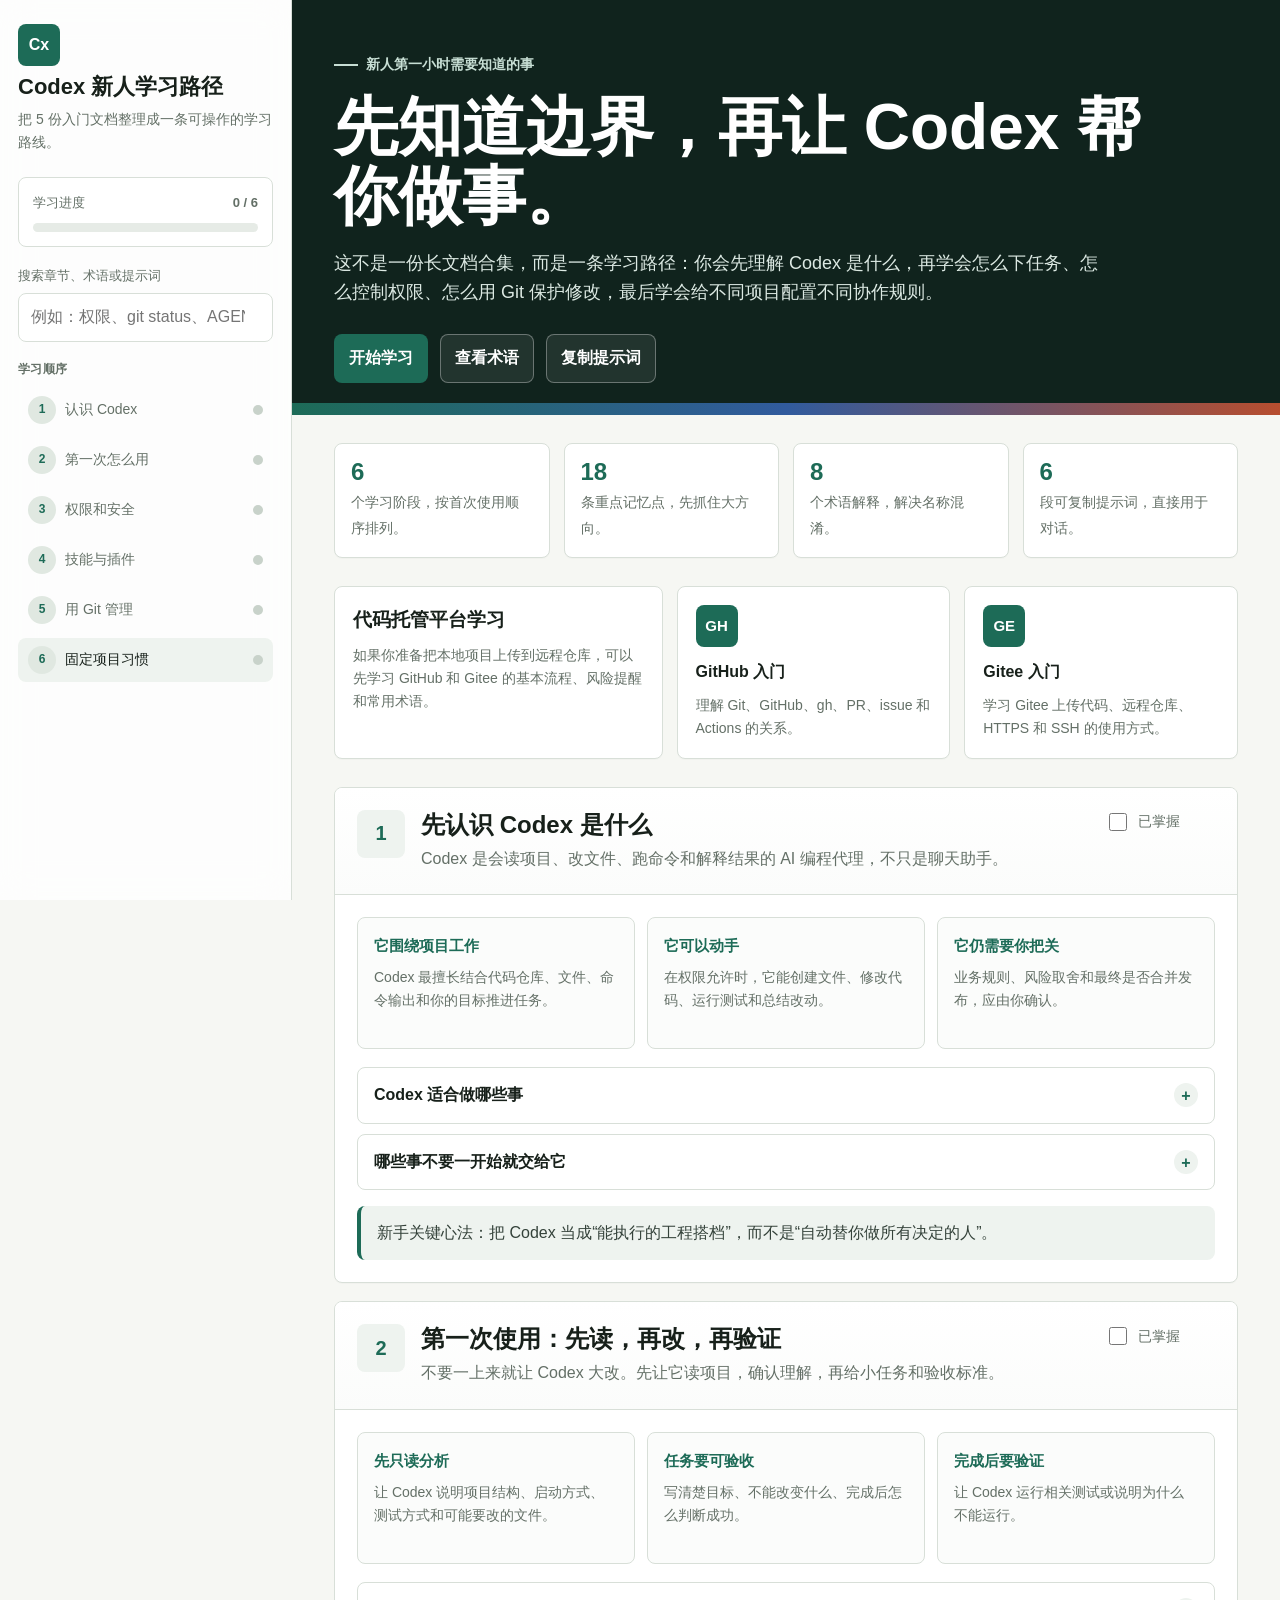
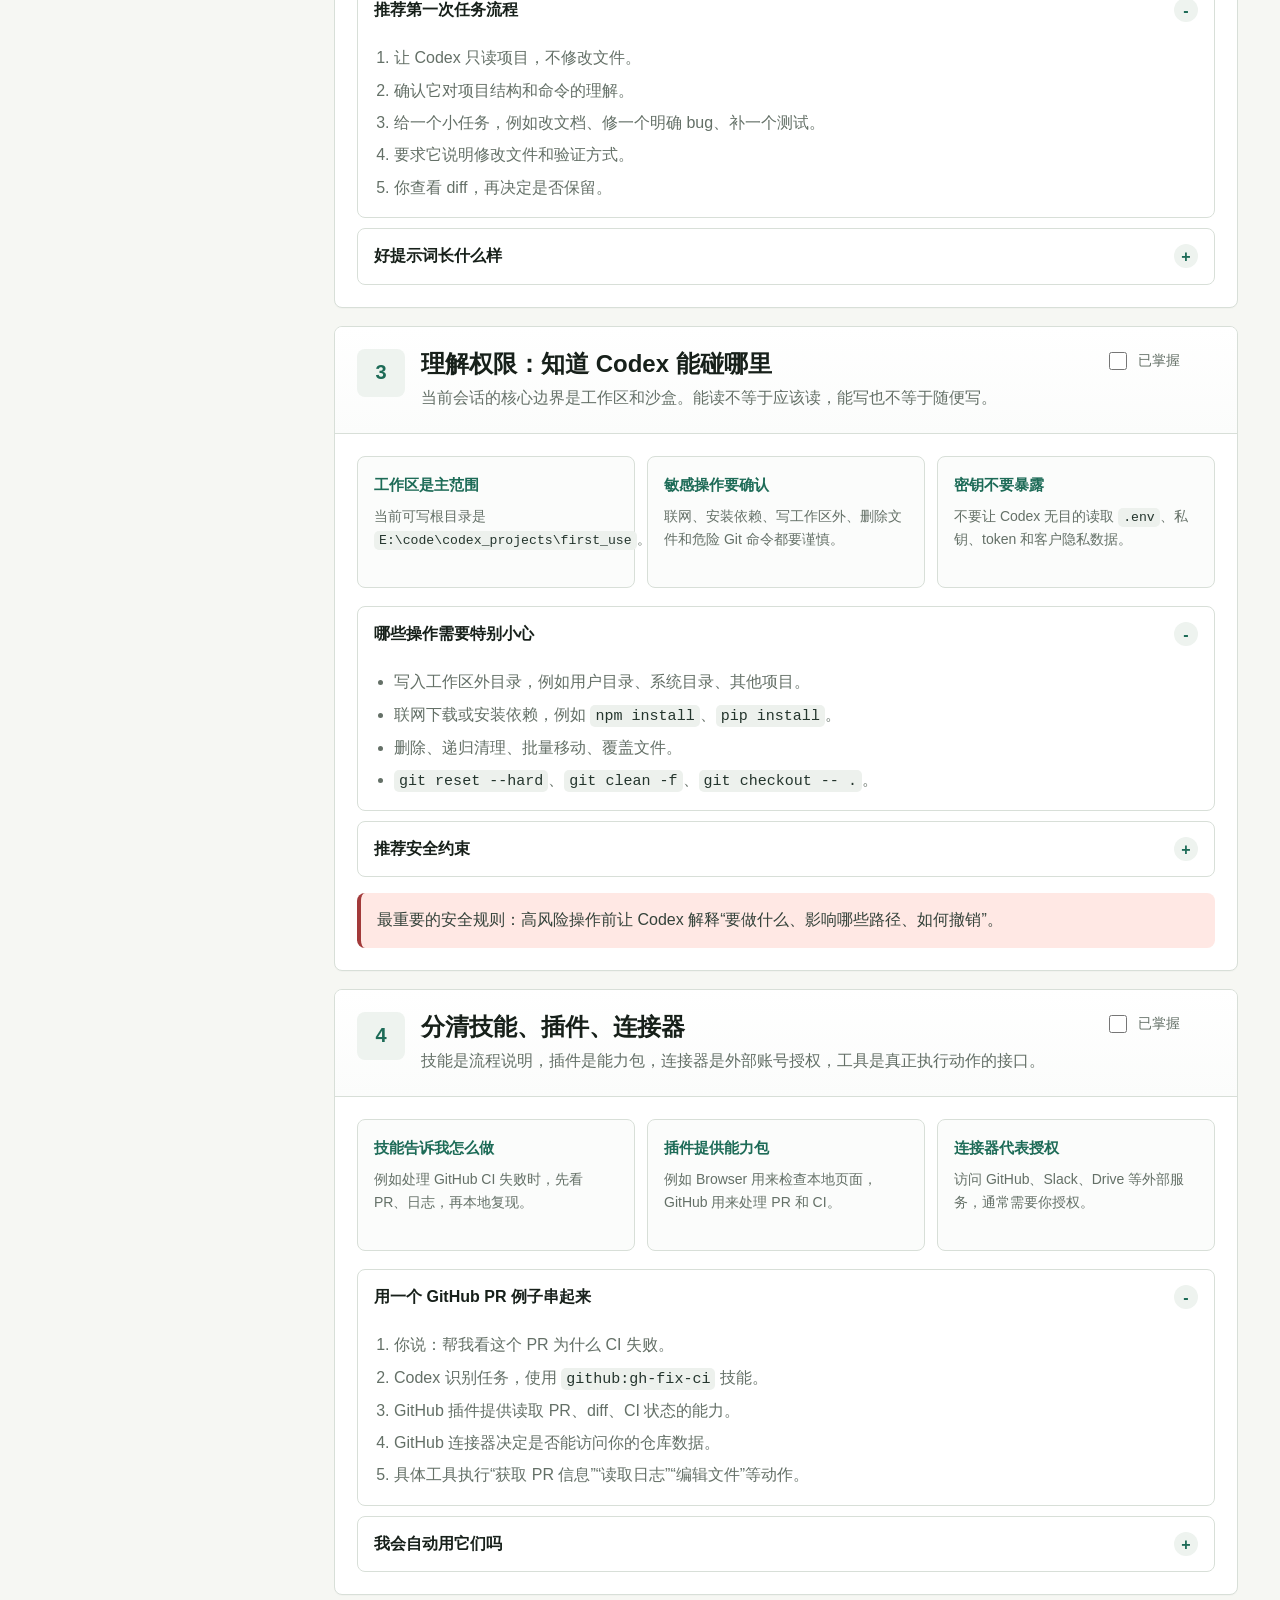
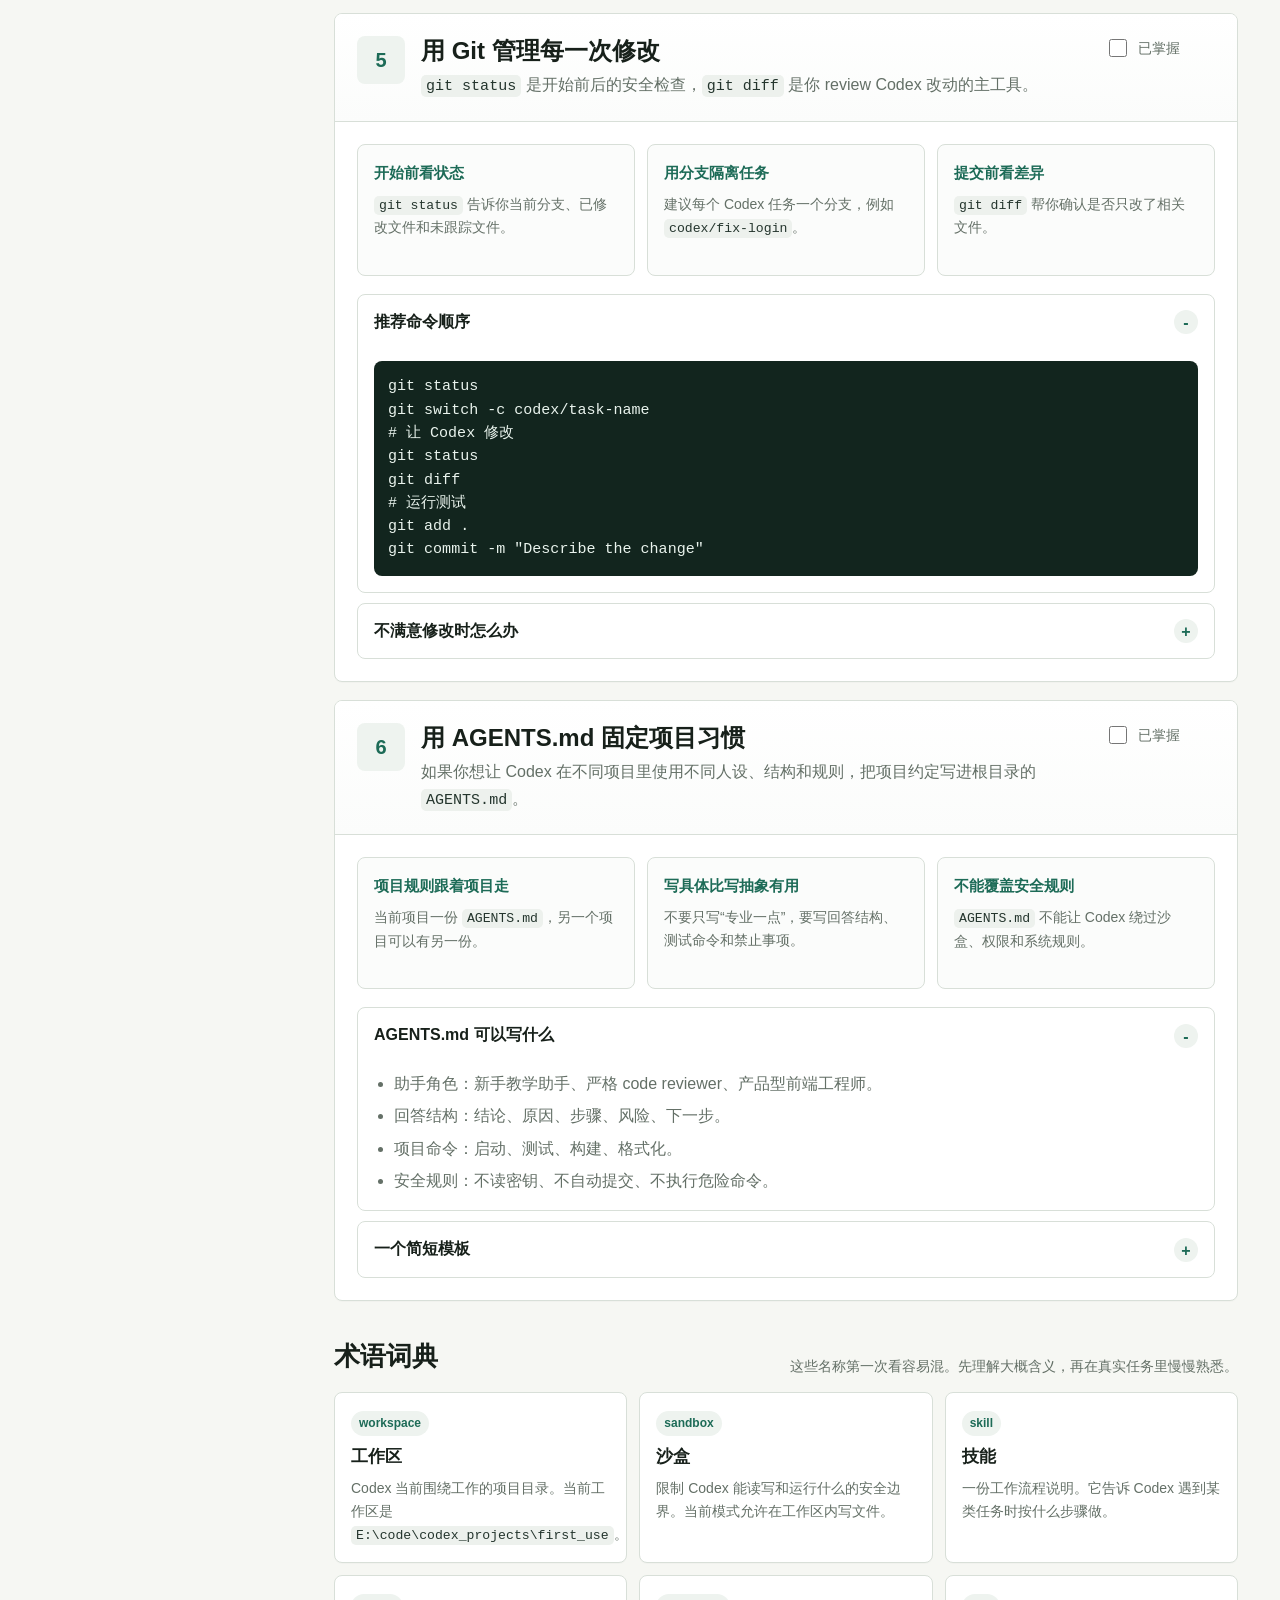
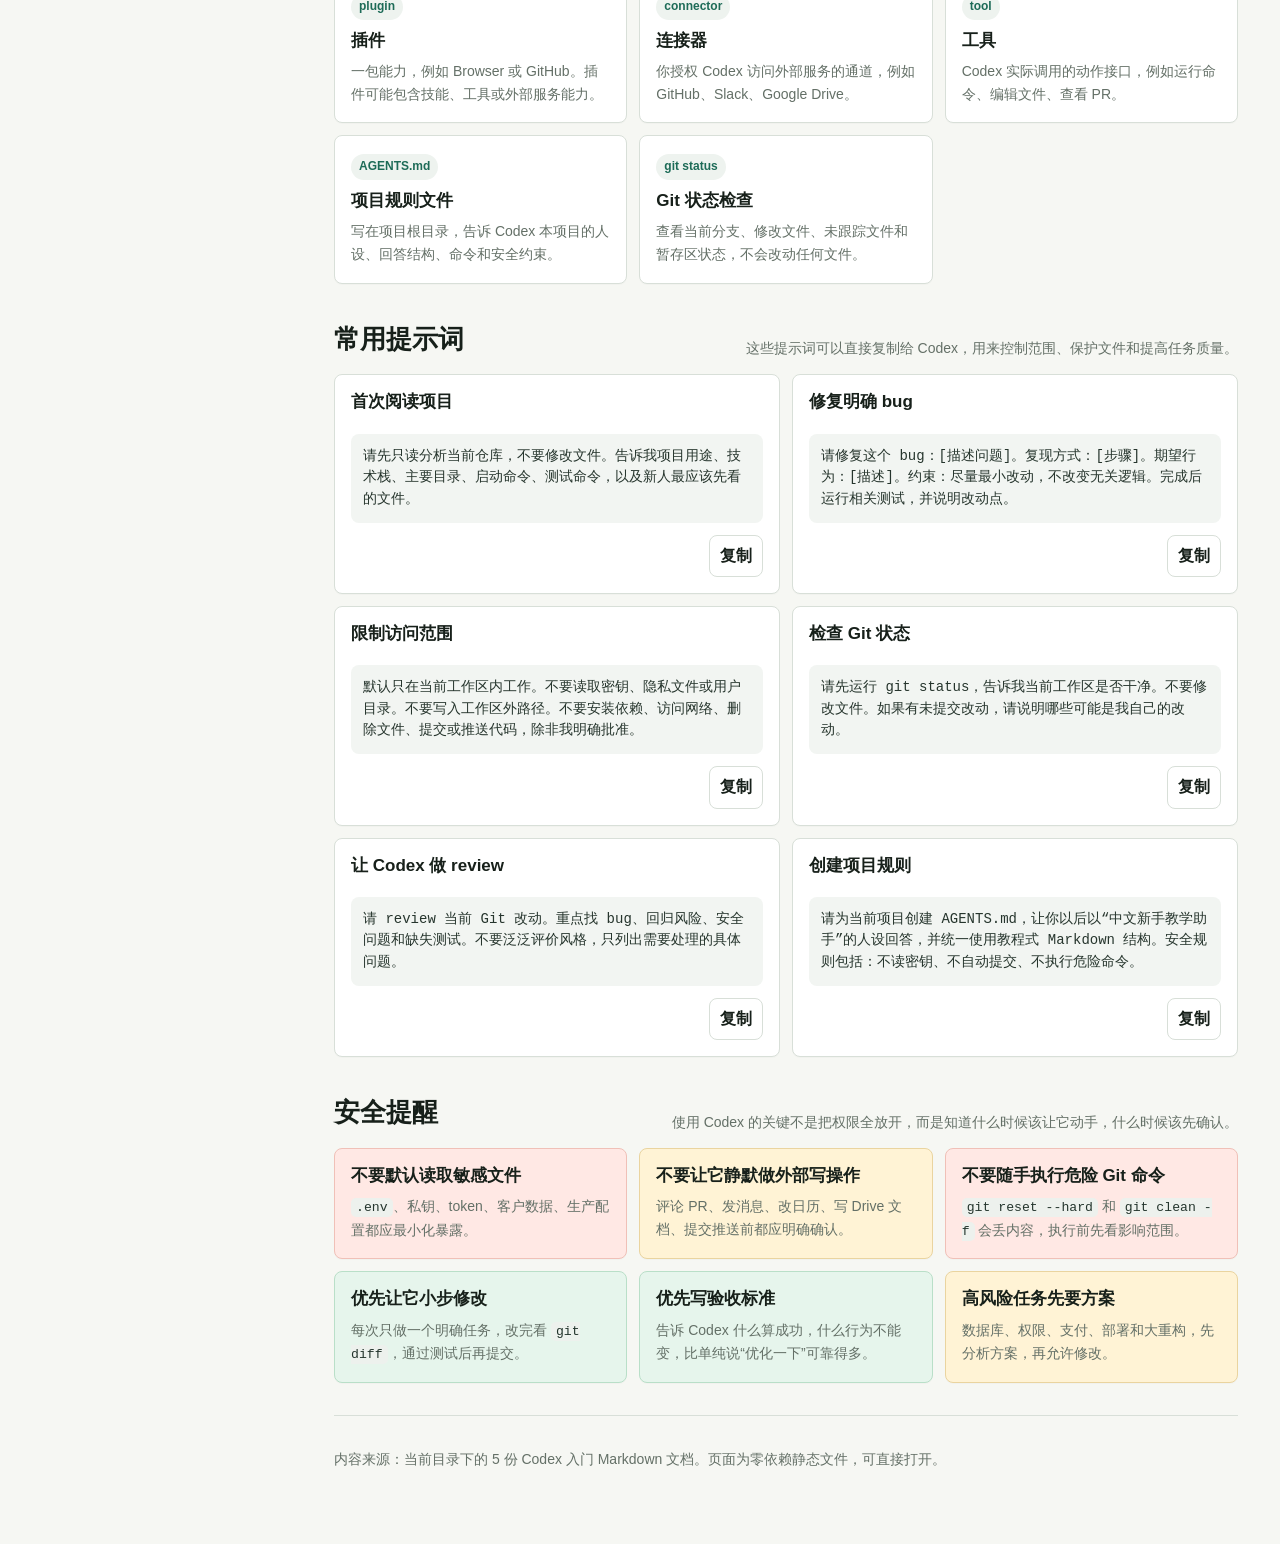
<file: codex-learning-path.html>
<!doctype html>
<html lang="zh-CN">
<head>
  <meta charset="utf-8">
  <meta name="viewport" content="width=device-width, initial-scale=1">
  <title>Codex 新人学习路径</title>
  <style>
    :root {
      color-scheme: light;
      --bg: #f6f7f3;
      --surface: #ffffff;
      --surface-2: #eef3ef;
      --text: #17201a;
      --muted: #647067;
      --line: #d8dfd8;
      --accent: #1d6b57;
      --accent-2: #b74e2f;
      --accent-3: #315b9d;
      --warning: #8b4f00;
      --warning-bg: #fff3d5;
      --danger: #a23a3a;
      --danger-bg: #ffe8e4;
      --ok: #216a43;
      --ok-bg: #e6f5ec;
      --shadow: 0 18px 50px rgba(25, 42, 31, 0.1);
      --radius: 8px;
      --sidebar: 292px;
      font-family: "Microsoft YaHei", "PingFang SC", "Segoe UI", Arial, sans-serif;
    }

    * {
      box-sizing: border-box;
    }

    html {
      scroll-behavior: smooth;
    }

    body {
      margin: 0;
      background: var(--bg);
      color: var(--text);
      line-height: 1.65;
    }

    button,
    input {
      font: inherit;
    }

    a {
      color: inherit;
    }

    .app-shell {
      display: grid;
      grid-template-columns: var(--sidebar) minmax(0, 1fr);
      min-height: 100vh;
    }

    .sidebar {
      position: sticky;
      top: 0;
      height: 100vh;
      overflow: auto;
      padding: 24px 18px;
      border-right: 1px solid var(--line);
      background: rgba(255, 255, 255, 0.78);
      backdrop-filter: blur(16px);
    }

    .brand {
      display: grid;
      gap: 8px;
      margin-bottom: 22px;
    }

    .brand-mark {
      display: inline-grid;
      width: 42px;
      height: 42px;
      place-items: center;
      border-radius: var(--radius);
      background: var(--accent);
      color: #fff;
      font-weight: 800;
    }

    .brand h1 {
      margin: 0;
      font-size: 22px;
      line-height: 1.2;
      letter-spacing: 0;
    }

    .brand p {
      margin: 0;
      color: var(--muted);
      font-size: 14px;
    }

    .progress-panel {
      padding: 14px;
      margin-bottom: 18px;
      border: 1px solid var(--line);
      border-radius: var(--radius);
      background: var(--surface);
    }

    .progress-line {
      display: flex;
      justify-content: space-between;
      gap: 12px;
      margin-bottom: 10px;
      font-size: 13px;
      color: var(--muted);
    }

    .progress-track {
      height: 9px;
      overflow: hidden;
      border-radius: 999px;
      background: #e6ebe6;
    }

    .progress-bar {
      width: 0%;
      height: 100%;
      border-radius: inherit;
      background: linear-gradient(90deg, var(--accent), #3d8d72);
      transition: width 0.25s ease;
    }

    .search-box {
      margin-bottom: 18px;
    }

    .search-box label {
      display: block;
      margin-bottom: 7px;
      color: var(--muted);
      font-size: 13px;
    }

    .search-box input {
      width: 100%;
      min-height: 42px;
      padding: 10px 12px;
      border: 1px solid var(--line);
      border-radius: var(--radius);
      background: #fff;
      color: var(--text);
      outline: none;
    }

    .search-box input:focus {
      border-color: var(--accent);
      box-shadow: 0 0 0 3px rgba(29, 107, 87, 0.13);
    }

    .nav-title {
      margin: 18px 0 8px;
      color: var(--muted);
      font-size: 12px;
      font-weight: 700;
      letter-spacing: 0.04em;
      text-transform: uppercase;
    }

    .nav-list {
      display: grid;
      gap: 6px;
      margin: 0;
      padding: 0;
      list-style: none;
    }

    .nav-link {
      display: grid;
      grid-template-columns: 28px 1fr auto;
      align-items: center;
      gap: 9px;
      min-height: 42px;
      padding: 8px 10px;
      border-radius: var(--radius);
      text-decoration: none;
      color: var(--muted);
      font-size: 14px;
    }

    .nav-link:hover,
    .nav-link.active {
      background: var(--surface-2);
      color: var(--text);
    }

    .step-no {
      display: grid;
      width: 28px;
      height: 28px;
      place-items: center;
      border-radius: 50%;
      background: #e0e8e1;
      color: var(--accent);
      font-size: 12px;
      font-weight: 800;
    }

    .nav-check {
      width: 10px;
      height: 10px;
      border-radius: 50%;
      background: #c8d2ca;
    }

    .nav-link.done .nav-check {
      background: var(--ok);
    }

    .main {
      min-width: 0;
    }

    .hero {
      position: relative;
      overflow: hidden;
      padding: 48px 42px 32px;
      background: #10231d;
      color: #fff;
    }

    .hero::after {
      content: "";
      position: absolute;
      inset: auto 0 0;
      height: 12px;
      background: linear-gradient(90deg, var(--accent), var(--accent-3), var(--accent-2));
    }

    .hero-inner {
      position: relative;
      max-width: 1100px;
    }

    .eyebrow {
      display: inline-flex;
      align-items: center;
      gap: 8px;
      margin-bottom: 16px;
      color: #c7ded4;
      font-size: 14px;
      font-weight: 700;
    }

    .eyebrow::before {
      content: "";
      width: 24px;
      height: 2px;
      background: #c7ded4;
    }

    .hero h2 {
      max-width: 860px;
      margin: 0;
      font-size: clamp(32px, 5vw, 64px);
      line-height: 1.08;
      letter-spacing: 0;
    }

    .hero p {
      max-width: 780px;
      margin: 18px 0 0;
      color: #dce9e3;
      font-size: 18px;
    }

    .hero-actions {
      display: flex;
      flex-wrap: wrap;
      gap: 12px;
      margin-top: 26px;
    }

    .btn {
      display: inline-flex;
      align-items: center;
      justify-content: center;
      gap: 8px;
      min-height: 42px;
      padding: 10px 14px;
      border: 1px solid transparent;
      border-radius: var(--radius);
      background: var(--accent);
      color: #fff;
      cursor: pointer;
      text-decoration: none;
      font-weight: 700;
    }

    .btn.secondary {
      border-color: rgba(255, 255, 255, 0.32);
      background: rgba(255, 255, 255, 0.08);
    }

    .btn.ghost {
      border-color: var(--line);
      background: #fff;
      color: var(--text);
    }

    .btn:hover {
      filter: brightness(0.96);
    }

    .content {
      max-width: 1180px;
      margin: 0 auto;
      padding: 28px 42px 64px;
    }

    .quick-grid {
      display: grid;
      grid-template-columns: repeat(4, minmax(0, 1fr));
      gap: 14px;
      margin-bottom: 28px;
    }

    .metric-card,
    .section-card,
    .term-card,
    .prompt-card,
    .safety-card {
      border: 1px solid var(--line);
      border-radius: var(--radius);
      background: var(--surface);
      box-shadow: 0 1px 0 rgba(0, 0, 0, 0.02);
    }

    .metric-card {
      padding: 16px;
    }

    .metric-card strong {
      display: block;
      margin-bottom: 5px;
      color: var(--accent);
      font-size: 24px;
      line-height: 1;
    }

    .metric-card span {
      color: var(--muted);
      font-size: 14px;
    }

    .platform-panel {
      display: grid;
      grid-template-columns: 1.2fr repeat(2, minmax(0, 1fr));
      gap: 14px;
      align-items: stretch;
      margin-bottom: 28px;
    }

    .platform-intro,
    .platform-link {
      border: 1px solid var(--line);
      border-radius: var(--radius);
      background: var(--surface);
      box-shadow: 0 1px 0 rgba(0, 0, 0, 0.02);
    }

    .platform-intro {
      padding: 18px;
    }

    .platform-intro h3,
    .platform-link h4 {
      margin: 0;
      letter-spacing: 0;
    }

    .platform-intro p,
    .platform-link p {
      margin: 8px 0 0;
      color: var(--muted);
      font-size: 14px;
    }

    .platform-link {
      display: grid;
      align-content: space-between;
      min-height: 150px;
      padding: 18px;
      color: var(--text);
      text-decoration: none;
    }

    .platform-link strong {
      display: inline-flex;
      align-items: center;
      justify-content: center;
      width: 42px;
      height: 42px;
      margin-bottom: 12px;
      border-radius: var(--radius);
      background: var(--accent);
      color: #fff;
      font-size: 15px;
    }

    .platform-link:hover {
      border-color: rgba(29, 107, 87, 0.45);
      box-shadow: 0 10px 28px rgba(25, 42, 31, 0.08);
    }

    .section-card {
      margin-bottom: 18px;
      overflow: hidden;
      scroll-margin-top: 18px;
    }

    .section-card.hidden,
    .term-card.hidden,
    .prompt-card.hidden,
    .safety-card.hidden,
    .search-group.hidden {
      display: none;
    }

    .search-highlight {
      padding: 0 2px;
      border-radius: 4px;
      background: #ffe36e;
      color: #17201a;
      box-shadow: 0 0 0 1px rgba(139, 79, 0, 0.16);
    }

    .section-header {
      display: grid;
      grid-template-columns: auto 1fr auto;
      gap: 16px;
      align-items: start;
      padding: 22px;
      border-bottom: 1px solid var(--line);
      background: linear-gradient(180deg, #fff, #fbfcfb);
    }

    .section-number {
      display: grid;
      width: 48px;
      height: 48px;
      place-items: center;
      border-radius: var(--radius);
      background: var(--surface-2);
      color: var(--accent);
      font-size: 20px;
      font-weight: 900;
    }

    .section-title h3 {
      margin: 0 0 6px;
      font-size: 24px;
      line-height: 1.25;
      letter-spacing: 0;
    }

    .section-title p {
      margin: 0;
      color: var(--muted);
    }

    .done-control {
      display: inline-flex;
      align-items: center;
      gap: 8px;
      min-width: 110px;
      color: var(--muted);
      font-size: 14px;
      cursor: pointer;
      user-select: none;
    }

    .done-control input {
      width: 18px;
      height: 18px;
      accent-color: var(--accent);
    }

    .section-body {
      padding: 22px;
    }

    .remember-grid {
      display: grid;
      grid-template-columns: repeat(3, minmax(0, 1fr));
      gap: 12px;
      margin-bottom: 18px;
    }

    .remember-card {
      min-height: 132px;
      padding: 16px;
      border: 1px solid var(--line);
      border-radius: var(--radius);
      background: #fbfcfb;
    }

    .remember-card b {
      display: block;
      margin-bottom: 7px;
      color: var(--accent);
      font-size: 15px;
    }

    .remember-card p {
      margin: 0;
      color: var(--muted);
      font-size: 14px;
    }

    details {
      border: 1px solid var(--line);
      border-radius: var(--radius);
      background: #fff;
    }

    details + details {
      margin-top: 10px;
    }

    summary {
      display: flex;
      align-items: center;
      justify-content: space-between;
      gap: 12px;
      padding: 14px 16px;
      cursor: pointer;
      font-weight: 800;
      list-style: none;
    }

    summary::-webkit-details-marker {
      display: none;
    }

    summary::after {
      content: "+";
      display: grid;
      width: 24px;
      height: 24px;
      flex: 0 0 auto;
      place-items: center;
      border-radius: 50%;
      background: var(--surface-2);
      color: var(--accent);
      font-weight: 900;
    }

    details[open] summary::after {
      content: "-";
    }

    .detail-content {
      padding: 0 16px 16px;
      color: var(--muted);
    }

    .detail-content ul,
    .detail-content ol {
      margin: 8px 0 0;
      padding-left: 20px;
    }

    .detail-content li + li {
      margin-top: 6px;
    }

    code {
      padding: 2px 5px;
      border-radius: 5px;
      background: #edf1ed;
      color: #24352d;
      font-family: Consolas, "SFMono-Regular", Menlo, monospace;
      font-size: 0.94em;
    }

    pre {
      overflow: auto;
      margin: 12px 0 0;
      padding: 14px;
      border-radius: var(--radius);
      background: #12251e;
      color: #e9f3ed;
      line-height: 1.55;
    }

    pre code {
      padding: 0;
      background: transparent;
      color: inherit;
    }

    .callout {
      margin-top: 16px;
      padding: 14px 16px;
      border-left: 4px solid var(--accent);
      border-radius: var(--radius);
      background: var(--surface-2);
      color: #34423a;
    }

    .callout.warning {
      border-color: var(--warning);
      background: var(--warning-bg);
    }

    .callout.danger {
      border-color: var(--danger);
      background: var(--danger-bg);
    }

    .section-heading {
      display: flex;
      align-items: end;
      justify-content: space-between;
      gap: 16px;
      margin: 34px 0 14px;
    }

    .section-heading h3 {
      margin: 0;
      font-size: 26px;
      letter-spacing: 0;
    }

    .section-heading p {
      max-width: 620px;
      margin: 0;
      color: var(--muted);
      font-size: 14px;
    }

    .term-grid {
      display: grid;
      grid-template-columns: repeat(3, minmax(0, 1fr));
      gap: 12px;
    }

    .term-card {
      padding: 16px;
    }

    .term-card h4,
    .prompt-card h4,
    .safety-card h4 {
      margin: 0 0 8px;
      font-size: 17px;
      line-height: 1.3;
    }

    .term-card p,
    .prompt-card p,
    .safety-card p {
      margin: 0;
      color: var(--muted);
      font-size: 14px;
    }

    .term-tag {
      display: inline-flex;
      margin-bottom: 10px;
      padding: 3px 8px;
      border-radius: 999px;
      background: var(--surface-2);
      color: var(--accent);
      font-size: 12px;
      font-weight: 800;
    }

    .prompt-grid {
      display: grid;
      grid-template-columns: repeat(2, minmax(0, 1fr));
      gap: 12px;
    }

    .prompt-card {
      display: grid;
      gap: 12px;
      padding: 16px;
    }

    .prompt-text {
      padding: 12px;
      border-radius: var(--radius);
      background: #f2f5f2;
      color: #26352d;
      font-family: Consolas, "SFMono-Regular", Menlo, monospace;
      font-size: 14px;
      line-height: 1.55;
      white-space: pre-wrap;
    }

    .copy-row {
      display: flex;
      justify-content: space-between;
      gap: 10px;
      align-items: center;
    }

    .copy-status {
      min-height: 20px;
      color: var(--ok);
      font-size: 13px;
    }

    .copy-btn {
      min-height: 34px;
      padding: 7px 10px;
      border: 1px solid var(--line);
      border-radius: var(--radius);
      background: #fff;
      color: var(--text);
      cursor: pointer;
      font-weight: 700;
    }

    .safety-grid {
      display: grid;
      grid-template-columns: repeat(3, minmax(0, 1fr));
      gap: 12px;
    }

    .safety-card {
      padding: 16px;
    }

    .safety-card.danger {
      border-color: #f0c0b7;
      background: var(--danger-bg);
    }

    .safety-card.warning {
      border-color: #ead49f;
      background: var(--warning-bg);
    }

    .safety-card.ok {
      border-color: #b9dfc8;
      background: var(--ok-bg);
    }

    .empty-state {
      display: none;
      margin: 22px 0;
      padding: 18px;
      border: 1px dashed var(--line);
      border-radius: var(--radius);
      background: #fff;
      color: var(--muted);
      text-align: center;
    }

    .empty-state.show {
      display: block;
    }

    .footer {
      margin-top: 32px;
      padding-top: 18px;
      border-top: 1px solid var(--line);
      color: var(--muted);
      font-size: 14px;
    }

    @media (max-width: 980px) {
      .app-shell {
        display: block;
      }

      .sidebar {
        position: relative;
        height: auto;
        padding: 18px;
        border-right: 0;
        border-bottom: 1px solid var(--line);
      }

      .nav-list {
        grid-template-columns: repeat(2, minmax(0, 1fr));
      }

      .hero,
      .content {
        padding-left: 22px;
        padding-right: 22px;
      }

      .quick-grid,
      .platform-panel,
      .remember-grid,
      .term-grid,
      .safety-grid {
        grid-template-columns: repeat(2, minmax(0, 1fr));
      }
    }

    @media (max-width: 680px) {
      .nav-list,
      .quick-grid,
      .platform-panel,
      .remember-grid,
      .term-grid,
      .prompt-grid,
      .safety-grid {
        grid-template-columns: 1fr;
      }

      .hero {
        padding-top: 34px;
      }

      .section-header {
        grid-template-columns: 1fr;
      }

      .done-control {
        min-width: 0;
      }

      .section-heading {
        display: grid;
      }
    }
  </style>
</head>
<body>
  <div class="app-shell">
    <aside class="sidebar" aria-label="学习导航">
      <div class="brand">
        <div class="brand-mark">Cx</div>
        <h1>Codex 新人学习路径</h1>
        <p>把 5 份入门文档整理成一条可操作的学习路线。</p>
      </div>

      <div class="progress-panel" aria-live="polite">
        <div class="progress-line">
          <span>学习进度</span>
          <strong id="progressText">0 / 6</strong>
        </div>
        <div class="progress-track" aria-hidden="true">
          <div class="progress-bar" id="progressBar"></div>
        </div>
      </div>

      <div class="search-box">
        <label for="searchInput">搜索章节、术语或提示词</label>
        <input id="searchInput" type="search" placeholder="例如：权限、git status、AGENTS.md">
      </div>

      <div class="nav-title">学习顺序</div>
      <ol class="nav-list" id="navList">
        <li><a class="nav-link" href="#step-1" data-nav="step-1"><span class="step-no">1</span><span>认识 Codex</span><span class="nav-check"></span></a></li>
        <li><a class="nav-link" href="#step-2" data-nav="step-2"><span class="step-no">2</span><span>第一次怎么用</span><span class="nav-check"></span></a></li>
        <li><a class="nav-link" href="#step-3" data-nav="step-3"><span class="step-no">3</span><span>权限和安全</span><span class="nav-check"></span></a></li>
        <li><a class="nav-link" href="#step-4" data-nav="step-4"><span class="step-no">4</span><span>技能与插件</span><span class="nav-check"></span></a></li>
        <li><a class="nav-link" href="#step-5" data-nav="step-5"><span class="step-no">5</span><span>用 Git 管理</span><span class="nav-check"></span></a></li>
        <li><a class="nav-link" href="#step-6" data-nav="step-6"><span class="step-no">6</span><span>固定项目习惯</span><span class="nav-check"></span></a></li>
      </ol>
    </aside>

    <main class="main">
      <section class="hero">
        <div class="hero-inner">
          <div class="eyebrow">新人第一小时需要知道的事</div>
          <h2>先知道边界，再让 Codex 帮你做事。</h2>
          <p>这不是一份长文档合集，而是一条学习路径：你会先理解 Codex 是什么，再学会怎么下任务、怎么控制权限、怎么用 Git 保护修改，最后学会给不同项目配置不同协作规则。</p>
          <div class="hero-actions">
            <a class="btn" href="#step-1">开始学习</a>
            <a class="btn secondary" href="#terms">查看术语</a>
            <a class="btn secondary" href="#prompts">复制提示词</a>
          </div>
        </div>
      </section>

      <div class="content">
        <section class="quick-grid" aria-label="页面概览">
          <div class="metric-card"><strong>6</strong><span>个学习阶段，按首次使用顺序排列。</span></div>
          <div class="metric-card"><strong>18</strong><span>条重点记忆点，先抓住大方向。</span></div>
          <div class="metric-card"><strong>8</strong><span>个术语解释，解决名称混淆。</span></div>
          <div class="metric-card"><strong>6</strong><span>段可复制提示词，直接用于对话。</span></div>
        </section>

        <section class="platform-panel" aria-label="代码托管平台学习">
          <div class="platform-intro">
            <h3>代码托管平台学习</h3>
            <p>如果你准备把本地项目上传到远程仓库，可以先学习 GitHub 和 Gitee 的基本流程、风险提醒和常用术语。</p>
          </div>
          <a class="platform-link" href="code-hosting-guides/github-beginner-guide.html">
            <div>
              <strong>GH</strong>
              <h4>GitHub 入门</h4>
              <p>理解 Git、GitHub、gh、PR、issue 和 Actions 的关系。</p>
            </div>
          </a>
          <a class="platform-link" href="code-hosting-guides/gitee-beginner-guide.html">
            <div>
              <strong>GE</strong>
              <h4>Gitee 入门</h4>
              <p>学习 Gitee 上传代码、远程仓库、HTTPS 和 SSH 的使用方式。</p>
            </div>
          </a>
        </section>

        <div id="emptyState" class="empty-state">没有匹配内容。试试搜索“权限”“插件”“Git”或“人设”。</div>

        <section id="step-1" class="section-card searchable" data-keywords="codex 是什么 coding agent 编程代理 能做什么 新人 入门">
          <div class="section-header">
            <div class="section-number">1</div>
            <div class="section-title">
              <h3>先认识 Codex 是什么</h3>
              <p>Codex 是会读项目、改文件、跑命令和解释结果的 AI 编程代理，不只是聊天助手。</p>
            </div>
            <label class="done-control"><input type="checkbox" data-step="step-1"> 已掌握</label>
          </div>
          <div class="section-body">
            <div class="remember-grid">
              <div class="remember-card"><b>它围绕项目工作</b><p>Codex 最擅长结合代码仓库、文件、命令输出和你的目标推进任务。</p></div>
              <div class="remember-card"><b>它可以动手</b><p>在权限允许时，它能创建文件、修改代码、运行测试和总结改动。</p></div>
              <div class="remember-card"><b>它仍需要你把关</b><p>业务规则、风险取舍和最终是否合并发布，应由你确认。</p></div>
            </div>
            <details>
              <summary>Codex 适合做哪些事</summary>
              <div class="detail-content">
                <ul>
                  <li>解释陌生项目结构、启动方式和关键模块。</li>
                  <li>修复明确 bug、补测试、改文档、做小到中等规模功能。</li>
                  <li>根据报错定位问题，运行相关检查并解释结果。</li>
                  <li>以 code review 视角找回归、安全、边界和测试缺口。</li>
                </ul>
              </div>
            </details>
            <details>
              <summary>哪些事不要一开始就交给它</summary>
              <div class="detail-content">
                <ul>
                  <li>完全模糊的产品方向，例如“帮我优化一下”。</li>
                  <li>无测试覆盖的核心账务、支付、权限和生产部署逻辑。</li>
                  <li>需要读取密钥、客户隐私或真实生产数据的任务。</li>
                </ul>
              </div>
            </details>
            <div class="callout">新手关键心法：把 Codex 当成“能执行的工程搭档”，而不是“自动替你做所有决定的人”。</div>
          </div>
        </section>

        <section id="step-2" class="section-card searchable" data-keywords="第一次 怎么用 提示词 验收标准 先读 再改 测试">
          <div class="section-header">
            <div class="section-number">2</div>
            <div class="section-title">
              <h3>第一次使用：先读，再改，再验证</h3>
              <p>不要一上来就让 Codex 大改。先让它读项目，确认理解，再给小任务和验收标准。</p>
            </div>
            <label class="done-control"><input type="checkbox" data-step="step-2"> 已掌握</label>
          </div>
          <div class="section-body">
            <div class="remember-grid">
              <div class="remember-card"><b>先只读分析</b><p>让 Codex 说明项目结构、启动方式、测试方式和可能要改的文件。</p></div>
              <div class="remember-card"><b>任务要可验收</b><p>写清楚目标、不能改变什么、完成后怎么判断成功。</p></div>
              <div class="remember-card"><b>完成后要验证</b><p>让 Codex 运行相关测试或说明为什么不能运行。</p></div>
            </div>
            <details open>
              <summary>推荐第一次任务流程</summary>
              <div class="detail-content">
                <ol>
                  <li>让 Codex 只读项目，不修改文件。</li>
                  <li>确认它对项目结构和命令的理解。</li>
                  <li>给一个小任务，例如改文档、修一个明确 bug、补一个测试。</li>
                  <li>要求它说明修改文件和验证方式。</li>
                  <li>你查看 diff，再决定是否保留。</li>
                </ol>
              </div>
            </details>
            <details>
              <summary>好提示词长什么样</summary>
              <div class="detail-content">
                <p>好的提示词包含目标、上下文、约束和验收标准。</p>
                <pre><code>请修复订单列表分页失效的问题。
复现方式：点击第 2 页后列表没有更新。
约束：不要改变现有视觉样式。
验收标准：页码、URL 和列表数据都正确更新，相关测试通过。</code></pre>
              </div>
            </details>
          </div>
        </section>

        <section id="step-3" class="section-card searchable" data-keywords="权限 安全 workspace sandbox 沙盒 可写目录 网络 密钥 删除 危险命令">
          <div class="section-header">
            <div class="section-number">3</div>
            <div class="section-title">
              <h3>理解权限：知道 Codex 能碰哪里</h3>
              <p>当前会话的核心边界是工作区和沙盒。能读不等于应该读，能写也不等于随便写。</p>
            </div>
            <label class="done-control"><input type="checkbox" data-step="step-3"> 已掌握</label>
          </div>
          <div class="section-body">
            <div class="remember-grid">
              <div class="remember-card"><b>工作区是主范围</b><p>当前可写根目录是 <code>E:\code\codex_projects\first_use</code>。</p></div>
              <div class="remember-card"><b>敏感操作要确认</b><p>联网、安装依赖、写工作区外、删除文件和危险 Git 命令都要谨慎。</p></div>
              <div class="remember-card"><b>密钥不要暴露</b><p>不要让 Codex 无目的读取 <code>.env</code>、私钥、token 和客户隐私数据。</p></div>
            </div>
            <details open>
              <summary>哪些操作需要特别小心</summary>
              <div class="detail-content">
                <ul>
                  <li>写入工作区外目录，例如用户目录、系统目录、其他项目。</li>
                  <li>联网下载或安装依赖，例如 <code>npm install</code>、<code>pip install</code>。</li>
                  <li>删除、递归清理、批量移动、覆盖文件。</li>
                  <li><code>git reset --hard</code>、<code>git clean -f</code>、<code>git checkout -- .</code>。</li>
                </ul>
              </div>
            </details>
            <details>
              <summary>推荐安全约束</summary>
              <div class="detail-content">
                <pre><code>默认只在当前工作区内工作。
不要读取密钥、隐私文件或用户目录。
不要安装依赖、访问网络、删除文件、提交或推送代码，除非我明确批准。
复杂任务先给方案，再执行。</code></pre>
              </div>
            </details>
            <div class="callout danger">最重要的安全规则：高风险操作前让 Codex 解释“要做什么、影响哪些路径、如何撤销”。</div>
          </div>
        </section>

        <section id="step-4" class="section-card searchable" data-keywords="技能 插件 连接器 skill plugin connector tool github browser 自动调用 授权">
          <div class="section-header">
            <div class="section-number">4</div>
            <div class="section-title">
              <h3>分清技能、插件、连接器</h3>
              <p>技能是流程说明，插件是能力包，连接器是外部账号授权，工具是真正执行动作的接口。</p>
            </div>
            <label class="done-control"><input type="checkbox" data-step="step-4"> 已掌握</label>
          </div>
          <div class="section-body">
            <div class="remember-grid">
              <div class="remember-card"><b>技能告诉我怎么做</b><p>例如处理 GitHub CI 失败时，先看 PR、日志，再本地复现。</p></div>
              <div class="remember-card"><b>插件提供能力包</b><p>例如 Browser 用来检查本地页面，GitHub 用来处理 PR 和 CI。</p></div>
              <div class="remember-card"><b>连接器代表授权</b><p>访问 GitHub、Slack、Drive 等外部服务，通常需要你授权。</p></div>
            </div>
            <details open>
              <summary>用一个 GitHub PR 例子串起来</summary>
              <div class="detail-content">
                <ol>
                  <li>你说：帮我看这个 PR 为什么 CI 失败。</li>
                  <li>Codex 识别任务，使用 <code>github:gh-fix-ci</code> 技能。</li>
                  <li>GitHub 插件提供读取 PR、diff、CI 状态的能力。</li>
                  <li>GitHub 连接器决定是否能访问你的仓库数据。</li>
                  <li>具体工具执行“获取 PR 信息”“读取日志”“编辑文件”等动作。</li>
                </ol>
              </div>
            </details>
            <details>
              <summary>我会自动用它们吗</summary>
              <div class="detail-content">
                <ul>
                  <li>任务明显需要时，会主动使用已有技能或插件。</li>
                  <li>你明确指定某个插件或连接器时，会优先按你的要求。</li>
                  <li>涉及外部写操作、安装、授权或敏感数据时，不应该静默执行。</li>
                  <li>当前能力不够时，会说明缺口，并在合适时请求安装或授权。</li>
                </ul>
              </div>
            </details>
          </div>
        </section>

        <section id="step-5" class="section-card searchable" data-keywords="git status git diff 分支 commit 提交 撤销 restore branch">
          <div class="section-header">
            <div class="section-number">5</div>
            <div class="section-title">
              <h3>用 Git 管理每一次修改</h3>
              <p><code>git status</code> 是开始前后的安全检查，<code>git diff</code> 是你 review Codex 改动的主工具。</p>
            </div>
            <label class="done-control"><input type="checkbox" data-step="step-5"> 已掌握</label>
          </div>
          <div class="section-body">
            <div class="remember-grid">
              <div class="remember-card"><b>开始前看状态</b><p><code>git status</code> 告诉你当前分支、已修改文件和未跟踪文件。</p></div>
              <div class="remember-card"><b>用分支隔离任务</b><p>建议每个 Codex 任务一个分支，例如 <code>codex/fix-login</code>。</p></div>
              <div class="remember-card"><b>提交前看差异</b><p><code>git diff</code> 帮你确认是否只改了相关文件。</p></div>
            </div>
            <details open>
              <summary>推荐命令顺序</summary>
              <div class="detail-content">
                <pre><code>git status
git switch -c codex/task-name
# 让 Codex 修改
git status
git diff
# 运行测试
git add .
git commit -m "Describe the change"</code></pre>
              </div>
            </details>
            <details>
              <summary>不满意修改时怎么办</summary>
              <div class="detail-content">
                <ul>
                  <li>丢掉某个文件未提交改动：<code>git restore path/to/file</code>。</li>
                  <li>预览会删除哪些未跟踪文件：<code>git clean -n</code>。</li>
                  <li><code>git clean -f</code> 和 <code>git reset --hard</code> 会丢内容，新手不要随手执行。</li>
                </ul>
              </div>
            </details>
          </div>
        </section>

        <section id="step-6" class="section-card searchable" data-keywords="AGENTS.md 人设 项目规则 回答结构 固定风格 上下文 输入">
          <div class="section-header">
            <div class="section-number">6</div>
            <div class="section-title">
              <h3>用 AGENTS.md 固定项目习惯</h3>
              <p>如果你想让 Codex 在不同项目里使用不同人设、结构和规则，把项目约定写进根目录的 <code>AGENTS.md</code>。</p>
            </div>
            <label class="done-control"><input type="checkbox" data-step="step-6"> 已掌握</label>
          </div>
          <div class="section-body">
            <div class="remember-grid">
              <div class="remember-card"><b>项目规则跟着项目走</b><p>当前项目一份 <code>AGENTS.md</code>，另一个项目可以有另一份。</p></div>
              <div class="remember-card"><b>写具体比写抽象有用</b><p>不要只写“专业一点”，要写回答结构、测试命令和禁止事项。</p></div>
              <div class="remember-card"><b>不能覆盖安全规则</b><p><code>AGENTS.md</code> 不能让 Codex 绕过沙盒、权限和系统规则。</p></div>
            </div>
            <details open>
              <summary>AGENTS.md 可以写什么</summary>
              <div class="detail-content">
                <ul>
                  <li>助手角色：新手教学助手、严格 code reviewer、产品型前端工程师。</li>
                  <li>回答结构：结论、原因、步骤、风险、下一步。</li>
                  <li>项目命令：启动、测试、构建、格式化。</li>
                  <li>安全规则：不读密钥、不自动提交、不执行危险命令。</li>
                </ul>
              </div>
            </details>
            <details>
              <summary>一个简短模板</summary>
              <div class="detail-content">
                <pre><code># AGENTS.md

## 助手角色
你是面向初学者的中文 Codex 教学助手。

## 回答风格
- 先给结论，再分步骤解释。
- 多用具体例子。
- 命令和文件名使用反引号。

## 安全规则
- 不要访问工作区外文件，除非用户明确要求。
- 不要安装依赖、删除文件、提交或推送，除非用户明确确认。</code></pre>
              </div>
            </details>
          </div>
        </section>

        <section id="terms" class="searchable search-group" data-keywords="术语 词典 workspace sandbox connector skill plugin tool AGENTS.md git status">
          <div class="section-heading">
            <h3>术语词典</h3>
            <p>这些名称第一次看容易混。先理解大概含义，再在真实任务里慢慢熟悉。</p>
          </div>
          <div class="term-grid">
            <article class="term-card searchable" data-keywords="workspace 工作区 当前项目目录">
              <span class="term-tag">workspace</span>
              <h4>工作区</h4>
              <p>Codex 当前围绕工作的项目目录。当前工作区是 <code>E:\code\codex_projects\first_use</code>。</p>
            </article>
            <article class="term-card searchable" data-keywords="sandbox 沙盒 权限 可写目录">
              <span class="term-tag">sandbox</span>
              <h4>沙盒</h4>
              <p>限制 Codex 能读写和运行什么的安全边界。当前模式允许在工作区内写文件。</p>
            </article>
            <article class="term-card searchable" data-keywords="skill 技能 流程说明">
              <span class="term-tag">skill</span>
              <h4>技能</h4>
              <p>一份工作流程说明。它告诉 Codex 遇到某类任务时按什么步骤做。</p>
            </article>
            <article class="term-card searchable" data-keywords="plugin 插件 能力包 browser github">
              <span class="term-tag">plugin</span>
              <h4>插件</h4>
              <p>一包能力，例如 Browser 或 GitHub。插件可能包含技能、工具或外部服务能力。</p>
            </article>
            <article class="term-card searchable" data-keywords="connector 连接器 授权 外部账号">
              <span class="term-tag">connector</span>
              <h4>连接器</h4>
              <p>你授权 Codex 访问外部服务的通道，例如 GitHub、Slack、Google Drive。</p>
            </article>
            <article class="term-card searchable" data-keywords="tool 工具 执行动作">
              <span class="term-tag">tool</span>
              <h4>工具</h4>
              <p>Codex 实际调用的动作接口，例如运行命令、编辑文件、查看 PR。</p>
            </article>
            <article class="term-card searchable" data-keywords="AGENTS.md 项目规则 人设">
              <span class="term-tag">AGENTS.md</span>
              <h4>项目规则文件</h4>
              <p>写在项目根目录，告诉 Codex 本项目的人设、回答结构、命令和安全约束。</p>
            </article>
            <article class="term-card searchable" data-keywords="git status git diff">
              <span class="term-tag">git status</span>
              <h4>Git 状态检查</h4>
              <p>查看当前分支、修改文件、未跟踪文件和暂存区状态，不会改动任何文件。</p>
            </article>
          </div>
        </section>

        <section id="prompts" class="searchable search-group" data-keywords="提示词 prompt 复制 安全 只读 修改 review git">
          <div class="section-heading">
            <h3>常用提示词</h3>
            <p>这些提示词可以直接复制给 Codex，用来控制范围、保护文件和提高任务质量。</p>
          </div>
          <div class="prompt-grid">
            <article class="prompt-card searchable" data-keywords="只读 分析 项目结构">
              <h4>首次阅读项目</h4>
              <div class="prompt-text">请先只读分析当前仓库，不要修改文件。告诉我项目用途、技术栈、主要目录、启动命令、测试命令，以及新人最应该先看的文件。</div>
              <div class="copy-row"><span class="copy-status"></span><button class="copy-btn" type="button">复制</button></div>
            </article>
            <article class="prompt-card searchable" data-keywords="修 bug 验收标准">
              <h4>修复明确 bug</h4>
              <div class="prompt-text">请修复这个 bug：[描述问题]。复现方式：[步骤]。期望行为：[描述]。约束：尽量最小改动，不改变无关逻辑。完成后运行相关测试，并说明改动点。</div>
              <div class="copy-row"><span class="copy-status"></span><button class="copy-btn" type="button">复制</button></div>
            </article>
            <article class="prompt-card searchable" data-keywords="权限 安全 外部目录">
              <h4>限制访问范围</h4>
              <div class="prompt-text">默认只在当前工作区内工作。不要读取密钥、隐私文件或用户目录。不要写入工作区外路径。不要安装依赖、访问网络、删除文件、提交或推送代码，除非我明确批准。</div>
              <div class="copy-row"><span class="copy-status"></span><button class="copy-btn" type="button">复制</button></div>
            </article>
            <article class="prompt-card searchable" data-keywords="git status diff 撤销">
              <h4>检查 Git 状态</h4>
              <div class="prompt-text">请先运行 git status，告诉我当前工作区是否干净。不要修改文件。如果有未提交改动，请说明哪些可能是我自己的改动。</div>
              <div class="copy-row"><span class="copy-status"></span><button class="copy-btn" type="button">复制</button></div>
            </article>
            <article class="prompt-card searchable" data-keywords="review 审查 风险">
              <h4>让 Codex 做 review</h4>
              <div class="prompt-text">请 review 当前 Git 改动。重点找 bug、回归风险、安全问题和缺失测试。不要泛泛评价风格，只列出需要处理的具体问题。</div>
              <div class="copy-row"><span class="copy-status"></span><button class="copy-btn" type="button">复制</button></div>
            </article>
            <article class="prompt-card searchable" data-keywords="AGENTS.md 人设 规则">
              <h4>创建项目规则</h4>
              <div class="prompt-text">请为当前项目创建 AGENTS.md，让你以后以“中文新手教学助手”的人设回答，并统一使用教程式 Markdown 结构。安全规则包括：不读密钥、不自动提交、不执行危险命令。</div>
              <div class="copy-row"><span class="copy-status"></span><button class="copy-btn" type="button">复制</button></div>
            </article>
          </div>
        </section>

        <section id="safety" class="searchable search-group" data-keywords="安全 提醒 密钥 删除 提交 网络">
          <div class="section-heading">
            <h3>安全提醒</h3>
            <p>使用 Codex 的关键不是把权限全放开，而是知道什么时候该让它动手，什么时候该先确认。</p>
          </div>
          <div class="safety-grid">
            <article class="safety-card danger searchable" data-keywords="敏感文件 env 私钥 token 客户数据 生产配置">
              <h4>不要默认读取敏感文件</h4>
              <p><code>.env</code>、私钥、token、客户数据、生产配置都应最小化暴露。</p>
            </article>
            <article class="safety-card warning searchable" data-keywords="外部写操作 PR 消息 日历 Drive 提交 推送">
              <h4>不要让它静默做外部写操作</h4>
              <p>评论 PR、发消息、改日历、写 Drive 文档、提交推送前都应明确确认。</p>
            </article>
            <article class="safety-card danger searchable" data-keywords="危险 Git 命令 reset clean 丢内容">
              <h4>不要随手执行危险 Git 命令</h4>
              <p><code>git reset --hard</code> 和 <code>git clean -f</code> 会丢内容，执行前先看影响范围。</p>
            </article>
            <article class="safety-card ok searchable" data-keywords="小步修改 git diff 测试 提交">
              <h4>优先让它小步修改</h4>
              <p>每次只做一个明确任务，改完看 <code>git diff</code>，通过测试后再提交。</p>
            </article>
            <article class="safety-card ok searchable" data-keywords="验收标准 成功 行为 可靠">
              <h4>优先写验收标准</h4>
              <p>告诉 Codex 什么算成功，什么行为不能变，比单纯说“优化一下”可靠得多。</p>
            </article>
            <article class="safety-card warning searchable" data-keywords="高风险 数据库 权限 支付 部署 重构 方案">
              <h4>高风险任务先要方案</h4>
              <p>数据库、权限、支付、部署和大重构，先分析方案，再允许修改。</p>
            </article>
          </div>
        </section>

        <footer class="footer">
          <p>内容来源：当前目录下的 5 份 Codex 入门 Markdown 文档。页面为零依赖静态文件，可直接打开。</p>
        </footer>
      </div>
    </main>
  </div>

  <script>
    const storageKey = "codex-learning-progress-v1";
    const checkboxes = Array.from(document.querySelectorAll("[data-step]"));
    const progressText = document.getElementById("progressText");
    const progressBar = document.getElementById("progressBar");
    const navLinks = Array.from(document.querySelectorAll("[data-nav]"));
    const searchInput = document.getElementById("searchInput");
    const searchableCards = Array.from(document.querySelectorAll(".section-card.searchable, .term-card.searchable, .prompt-card.searchable, .safety-card.searchable"));
    const searchGroups = Array.from(document.querySelectorAll(".search-group"));
    const emptyState = document.getElementById("emptyState");

    function loadProgress() {
      try {
        return JSON.parse(localStorage.getItem(storageKey)) || {};
      } catch {
        return {};
      }
    }

    function saveProgress(progress) {
      localStorage.setItem(storageKey, JSON.stringify(progress));
    }

    function syncProgress() {
      const progress = loadProgress();
      checkboxes.forEach((box) => {
        box.checked = Boolean(progress[box.dataset.step]);
      });
      const doneCount = checkboxes.filter((box) => box.checked).length;
      progressText.textContent = `${doneCount} / ${checkboxes.length}`;
      progressBar.style.width = `${(doneCount / checkboxes.length) * 100}%`;
      navLinks.forEach((link) => {
        link.classList.toggle("done", Boolean(progress[link.dataset.nav]));
      });
    }

    checkboxes.forEach((box) => {
      box.addEventListener("change", () => {
        const progress = loadProgress();
        progress[box.dataset.step] = box.checked;
        saveProgress(progress);
        syncProgress();
      });
    });

    function getTextForSearch(element) {
      const group = element.closest(".search-group");
      const groupHeading = group ? group.querySelector(".section-heading") : null;
      const groupText = group ? `${groupHeading?.textContent || ""} ${group.dataset.keywords || ""}` : "";
      return `${element.textContent} ${element.dataset.keywords || ""} ${groupText}`.toLowerCase();
    }

    function escapeRegExp(value) {
      return value.replace(/[.*+?^${}()|[\]\\]/g, "\\$&");
    }

    function removeSearchHighlights() {
      document.querySelectorAll(".search-highlight").forEach((mark) => {
        const text = document.createTextNode(mark.textContent);
        mark.replaceWith(text);
        text.parentNode.normalize();
      });
    }

    function shouldSkipHighlightNode(node) {
      const parent = node.parentElement;
      return !parent || Boolean(parent.closest("script, style, input, textarea, button, .copy-status, .search-highlight"));
    }

    function highlightSearchValue(element, query) {
      if (!query) return;

      const matcher = new RegExp(escapeRegExp(query), "gi");
      const walker = document.createTreeWalker(element, NodeFilter.SHOW_TEXT, {
        acceptNode(node) {
          if (shouldSkipHighlightNode(node) || !matcher.test(node.nodeValue)) {
            matcher.lastIndex = 0;
            return NodeFilter.FILTER_REJECT;
          }
          matcher.lastIndex = 0;
          return NodeFilter.FILTER_ACCEPT;
        }
      });

      const nodes = [];
      while (walker.nextNode()) nodes.push(walker.currentNode);

      nodes.forEach((node) => {
        const fragment = document.createDocumentFragment();
        const text = node.nodeValue;
        let lastIndex = 0;

        text.replace(matcher, (match, offset) => {
          fragment.append(document.createTextNode(text.slice(lastIndex, offset)));
          const mark = document.createElement("mark");
          mark.className = "search-highlight";
          mark.textContent = match;
          fragment.append(mark);
          lastIndex = offset + match.length;
          return match;
        });

        fragment.append(document.createTextNode(text.slice(lastIndex)));
        node.replaceWith(fragment);
        matcher.lastIndex = 0;
      });
    }

    function syncSearchGroups() {
      searchGroups.forEach((group) => {
        const childCards = Array.from(group.querySelectorAll(".term-card, .prompt-card, .safety-card"));
        const hasVisibleChild = childCards.some((card) => !card.classList.contains("hidden"));
        group.classList.toggle("hidden", !hasVisibleChild);
      });
    }

    function applySearch() {
      const query = searchInput.value.trim().toLowerCase();
      removeSearchHighlights();
      let visibleCount = 0;

      searchableCards.forEach((item) => {
        const isMatch = !query || getTextForSearch(item).includes(query);
        item.classList.toggle("hidden", !isMatch);
        if (isMatch) {
          visibleCount += 1;
          highlightSearchValue(item, query);
        }
      });

      syncSearchGroups();
      searchGroups.forEach((group) => {
        if (!group.classList.contains("hidden")) {
          const heading = group.querySelector(".section-heading");
          if (heading) highlightSearchValue(heading, query);
        }
      });
      emptyState.classList.toggle("show", visibleCount === 0);
    }

    searchInput.addEventListener("input", applySearch);

    const observedSections = Array.from(document.querySelectorAll(".section-card"));
    const observer = new IntersectionObserver((entries) => {
      entries.forEach((entry) => {
        if (!entry.isIntersecting) return;
        navLinks.forEach((link) => {
          link.classList.toggle("active", link.dataset.nav === entry.target.id);
        });
      });
    }, { rootMargin: "-35% 0px -55% 0px", threshold: 0 });

    observedSections.forEach((section) => observer.observe(section));

    async function copyText(text) {
      if (navigator.clipboard && window.isSecureContext) {
        await navigator.clipboard.writeText(text);
        return true;
      }

      const textarea = document.createElement("textarea");
      textarea.value = text;
      textarea.setAttribute("readonly", "");
      textarea.style.position = "fixed";
      textarea.style.left = "-9999px";
      document.body.appendChild(textarea);
      textarea.select();
      const copied = document.execCommand("copy");
      document.body.removeChild(textarea);
      if (!copied) throw new Error("copy command failed");
      return true;
    }

    document.querySelectorAll(".copy-btn").forEach((button) => {
      button.addEventListener("click", async () => {
        const card = button.closest(".prompt-card");
        const text = card.querySelector(".prompt-text").innerText;
        const status = card.querySelector(".copy-status");
        try {
          await copyText(text);
          status.textContent = "已复制";
        } catch {
          status.textContent = "复制失败，请手动选择文本";
        }
        window.setTimeout(() => {
          status.textContent = "";
        }, 1800);
      });
    });

    syncProgress();
  </script>
</body>
</html>
</file>
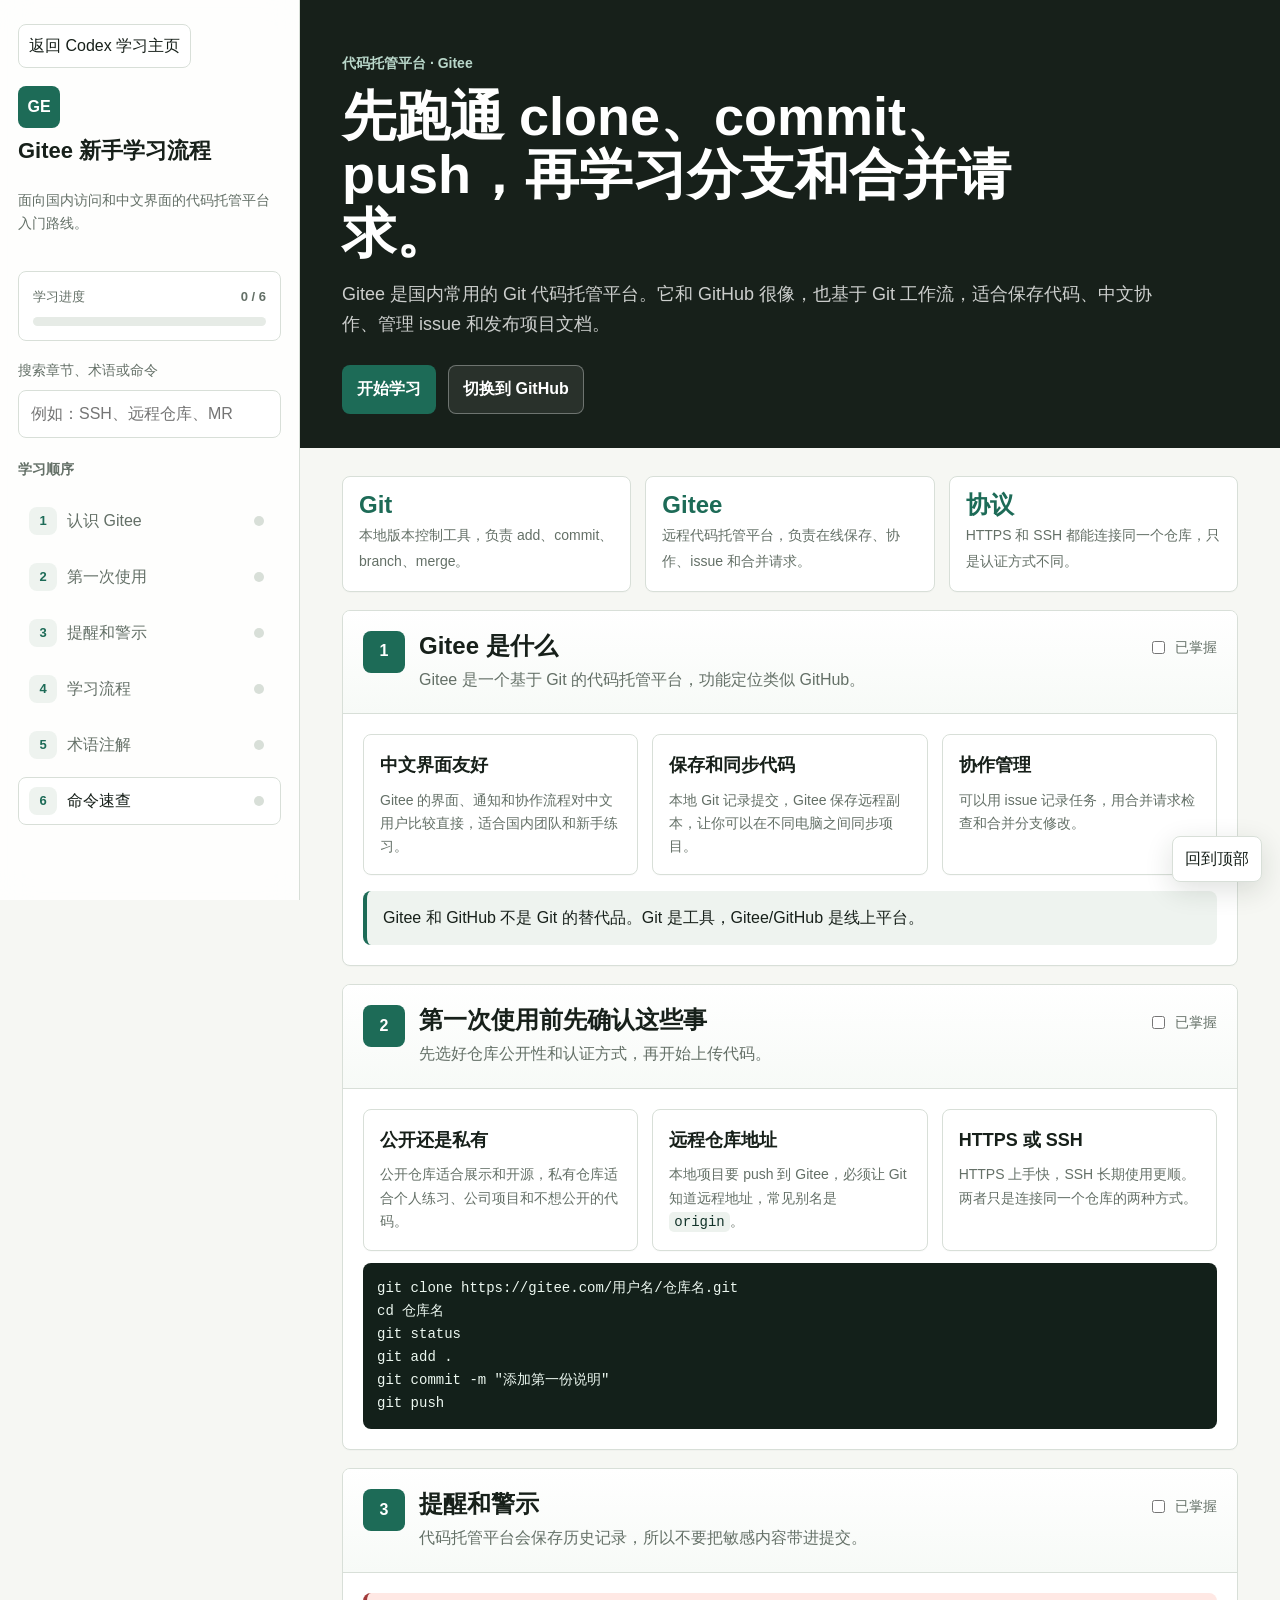
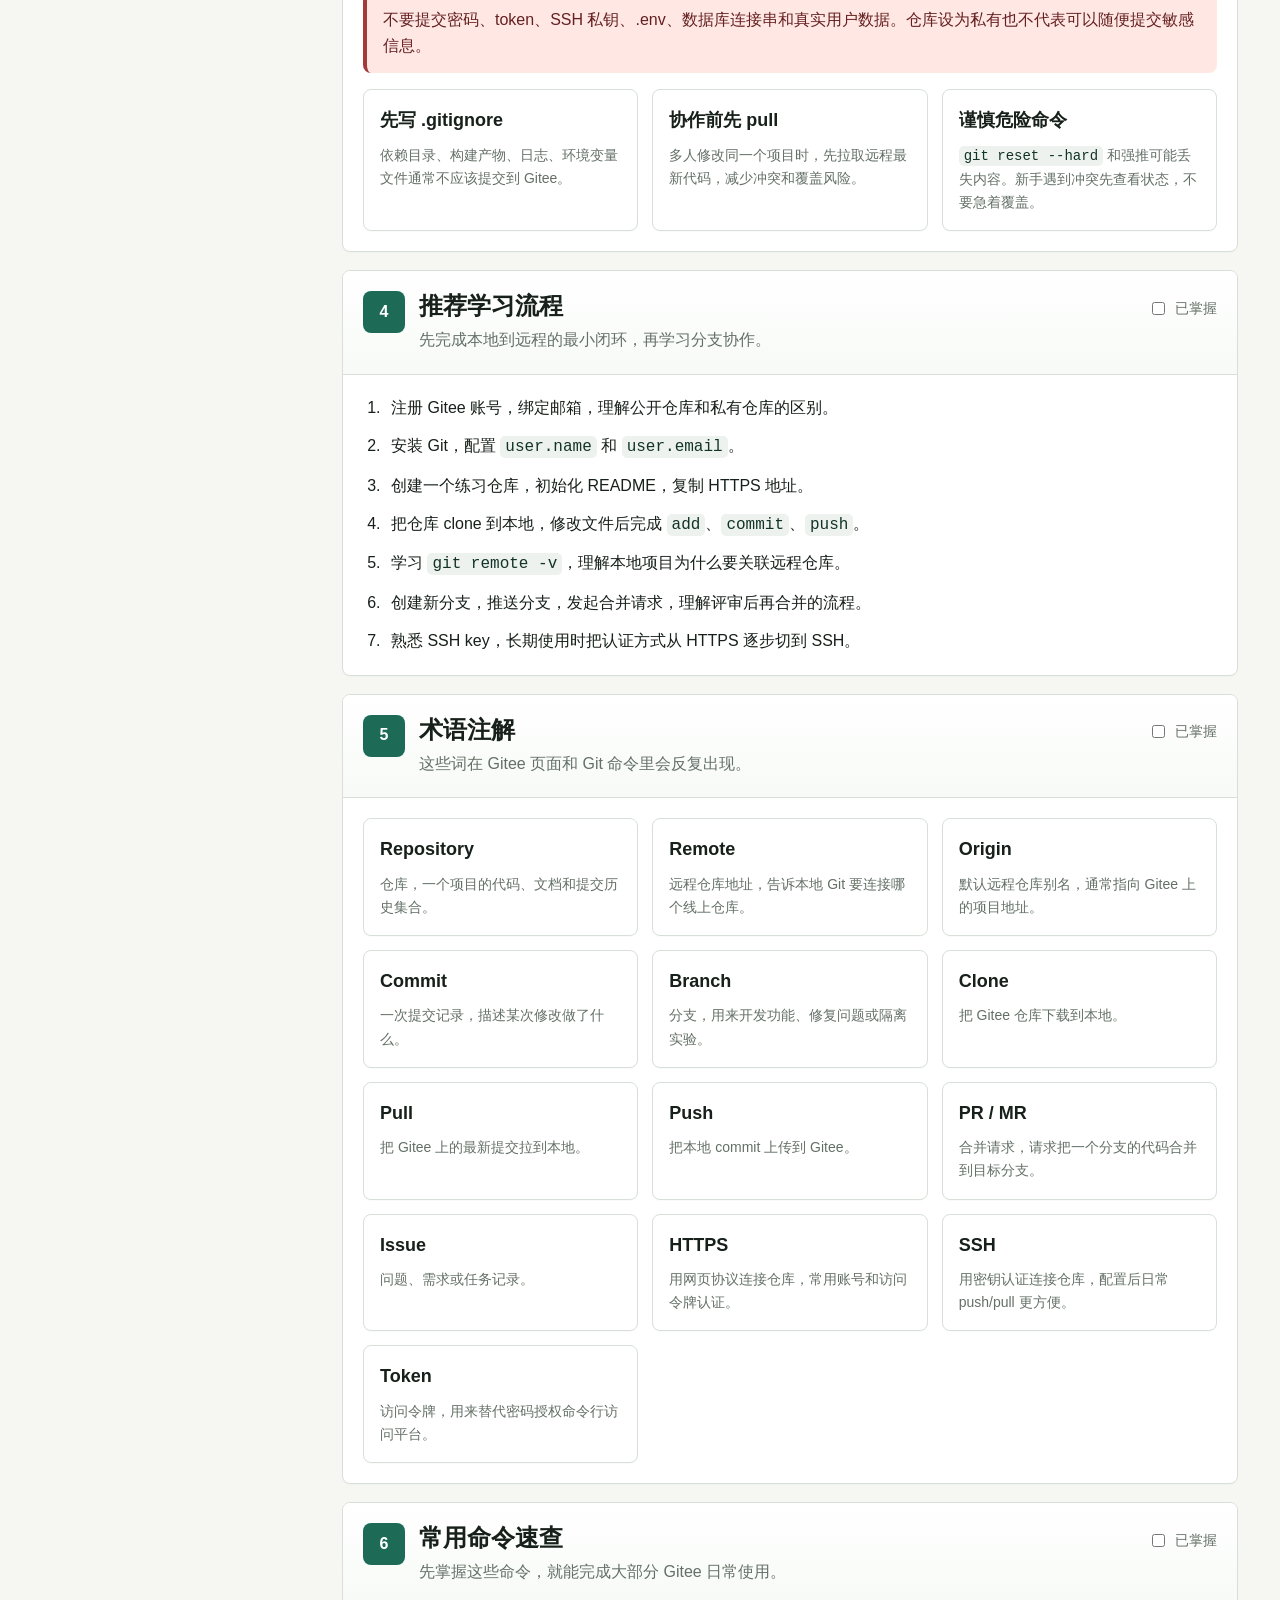
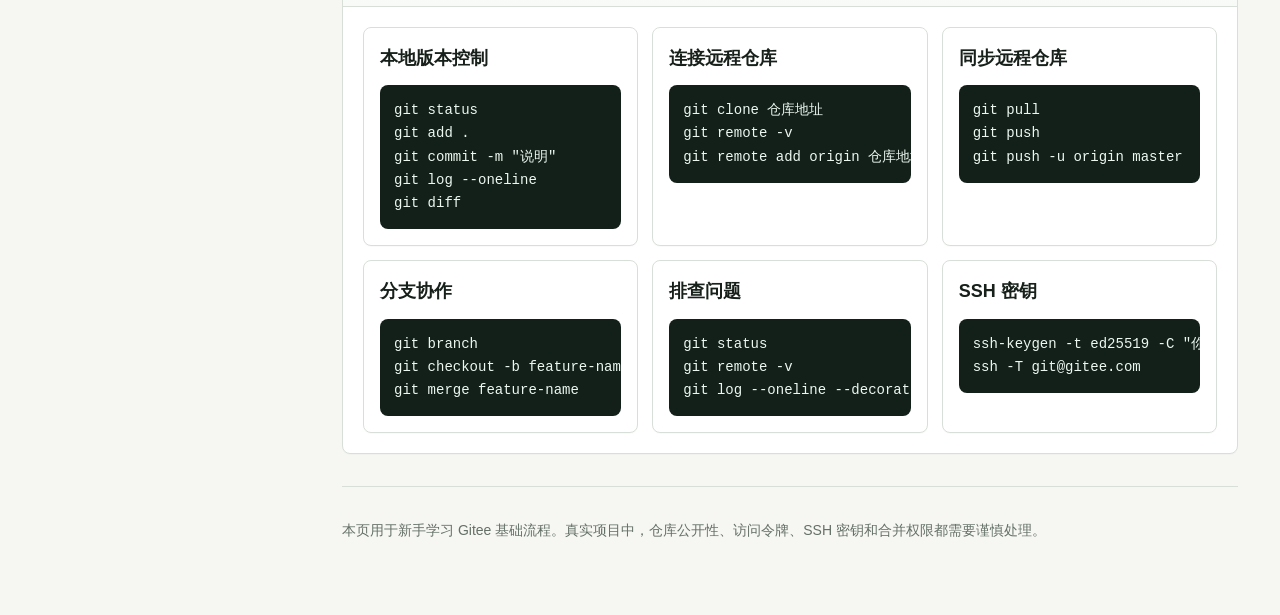
<file: code-hosting-guides/gitee-beginner-guide.html>
<!doctype html>
<html lang="zh-CN">
<head>
  <meta charset="utf-8">
  <meta name="viewport" content="width=device-width, initial-scale=1">
  <title>Gitee 新手学习流程</title>
  <link rel="stylesheet" href="assets/guide-styles.css">
</head>
<body data-guide="gitee">
  <div class="guide-shell">
    <aside class="sidebar" aria-label="Gitee 学习导航">
      <a class="back-link" href="../codex-learning-path.html">返回 Codex 学习主页</a>
      <div class="brand">
        <div class="brand-mark">GE</div>
        <h1>Gitee 新手学习流程</h1>
        <p>面向国内访问和中文界面的代码托管平台入门路线。</p>
      </div>

      <div class="progress-panel" aria-live="polite">
        <div class="progress-line">
          <span>学习进度</span>
          <strong id="progressText">0 / 6</strong>
        </div>
        <div class="progress-track" aria-hidden="true">
          <div class="progress-bar" id="progressBar"></div>
        </div>
      </div>

      <div class="search-box">
        <label for="searchInput">搜索章节、术语或命令</label>
        <input id="searchInput" type="search" placeholder="例如：SSH、远程仓库、MR">
      </div>

      <div class="nav-title">学习顺序</div>
      <ol class="nav-list">
        <li><a class="nav-link" href="#intro" data-nav="intro"><span class="step-no">1</span><span>认识 Gitee</span><span class="nav-check"></span></a></li>
        <li><a class="nav-link" href="#first-use" data-nav="first-use"><span class="step-no">2</span><span>第一次使用</span><span class="nav-check"></span></a></li>
        <li><a class="nav-link" href="#warnings" data-nav="warnings"><span class="step-no">3</span><span>提醒和警示</span><span class="nav-check"></span></a></li>
        <li><a class="nav-link" href="#learning-flow" data-nav="learning-flow"><span class="step-no">4</span><span>学习流程</span><span class="nav-check"></span></a></li>
        <li><a class="nav-link" href="#terms" data-nav="terms"><span class="step-no">5</span><span>术语注解</span><span class="nav-check"></span></a></li>
        <li><a class="nav-link" href="#commands" data-nav="commands"><span class="step-no">6</span><span>命令速查</span><span class="nav-check"></span></a></li>
      </ol>
    </aside>

    <main class="main">
      <section class="hero">
        <div class="hero-inner">
          <div class="eyebrow">代码托管平台 · Gitee</div>
          <h2>先跑通 clone、commit、push，再学习分支和合并请求。</h2>
          <p>Gitee 是国内常用的 Git 代码托管平台。它和 GitHub 很像，也基于 Git 工作流，适合保存代码、中文协作、管理 issue 和发布项目文档。</p>
          <div class="hero-actions">
            <a class="btn" href="#intro">开始学习</a>
            <a class="btn secondary" href="github-beginner-guide.html">切换到 GitHub</a>
          </div>
        </div>
      </section>

      <div class="content">
        <section class="summary-grid" aria-label="Gitee 页面概览">
          <div class="summary-card"><strong>Git</strong><span>本地版本控制工具，负责 add、commit、branch、merge。</span></div>
          <div class="summary-card"><strong>Gitee</strong><span>远程代码托管平台，负责在线保存、协作、issue 和合并请求。</span></div>
          <div class="summary-card"><strong>协议</strong><span>HTTPS 和 SSH 都能连接同一个仓库，只是认证方式不同。</span></div>
        </section>

        <div id="emptyState" class="empty-state">没有匹配内容。试试搜索“HTTPS”“SSH”“origin”或“合并请求”。</div>

        <section id="intro" class="section-card searchable search-group" data-keywords="gitee git github 代码托管 国内 中文 平台">
          <div class="section-header">
            <div class="section-number">1</div>
            <div class="section-title">
              <h3>Gitee 是什么</h3>
              <p>Gitee 是一个基于 Git 的代码托管平台，功能定位类似 GitHub。</p>
            </div>
            <label class="done-control"><input type="checkbox" data-step="intro"> 已掌握</label>
          </div>
          <div class="section-body">
            <div class="card-grid">
              <article class="info-card searchable" data-keywords="国内访问 中文">
                <h4>中文界面友好</h4>
                <p>Gitee 的界面、通知和协作流程对中文用户比较直接，适合国内团队和新手练习。</p>
              </article>
              <article class="info-card searchable" data-keywords="仓库 备份 保存">
                <h4>保存和同步代码</h4>
                <p>本地 Git 记录提交，Gitee 保存远程副本，让你可以在不同电脑之间同步项目。</p>
              </article>
              <article class="info-card searchable" data-keywords="issue 合并请求 pr mr">
                <h4>协作管理</h4>
                <p>可以用 issue 记录任务，用合并请求检查和合并分支修改。</p>
              </article>
            </div>
            <div class="callout">Gitee 和 GitHub 不是 Git 的替代品。Git 是工具，Gitee/GitHub 是线上平台。</div>
          </div>
        </section>

        <section id="first-use" class="section-card searchable search-group" data-keywords="第一次 使用 注册 创建仓库 clone add commit push pull https ssh">
          <div class="section-header">
            <div class="section-number">2</div>
            <div class="section-title">
              <h3>第一次使用前先确认这些事</h3>
              <p>先选好仓库公开性和认证方式，再开始上传代码。</p>
            </div>
            <label class="done-control"><input type="checkbox" data-step="first-use"> 已掌握</label>
          </div>
          <div class="section-body">
            <div class="card-grid">
              <article class="info-card searchable" data-keywords="公开 私有 权限">
                <h4>公开还是私有</h4>
                <p>公开仓库适合展示和开源，私有仓库适合个人练习、公司项目和不想公开的代码。</p>
              </article>
              <article class="info-card searchable" data-keywords="remote origin 远程仓库">
                <h4>远程仓库地址</h4>
                <p>本地项目要 push 到 Gitee，必须让 Git 知道远程地址，常见别名是 <code>origin</code>。</p>
              </article>
              <article class="info-card searchable" data-keywords="https ssh token 密钥">
                <h4>HTTPS 或 SSH</h4>
                <p>HTTPS 上手快，SSH 长期使用更顺。两者只是连接同一个仓库的两种方式。</p>
              </article>
            </div>
            <pre><code>git clone https://gitee.com/用户名/仓库名.git
cd 仓库名
git status
git add .
git commit -m "添加第一份说明"
git push</code></pre>
          </div>
        </section>

        <section id="warnings" class="section-card searchable search-group" data-keywords="安全 警示 token 密钥 env 强推 reset force push">
          <div class="section-header">
            <div class="section-number">3</div>
            <div class="section-title">
              <h3>提醒和警示</h3>
              <p>代码托管平台会保存历史记录，所以不要把敏感内容带进提交。</p>
            </div>
            <label class="done-control"><input type="checkbox" data-step="warnings"> 已掌握</label>
          </div>
          <div class="section-body">
            <div class="callout danger">不要提交密码、token、SSH 私钥、.env、数据库连接串和真实用户数据。仓库设为私有也不代表可以随便提交敏感信息。</div>
            <div class="card-grid">
              <article class="info-card searchable" data-keywords="gitignore node_modules dist log">
                <h4>先写 .gitignore</h4>
                <p>依赖目录、构建产物、日志、环境变量文件通常不应该提交到 Gitee。</p>
              </article>
              <article class="info-card searchable" data-keywords="push pull 冲突">
                <h4>协作前先 pull</h4>
                <p>多人修改同一个项目时，先拉取远程最新代码，减少冲突和覆盖风险。</p>
              </article>
              <article class="info-card searchable" data-keywords="force push reset hard">
                <h4>谨慎危险命令</h4>
                <p><code>git reset --hard</code> 和强推可能丢失内容。新手遇到冲突先查看状态，不要急着覆盖。</p>
              </article>
            </div>
          </div>
        </section>

        <section id="learning-flow" class="section-card searchable" data-keywords="学习路线 流程 注册 安装 git 分支 合并请求 issue">
          <div class="section-header">
            <div class="section-number">4</div>
            <div class="section-title">
              <h3>推荐学习流程</h3>
              <p>先完成本地到远程的最小闭环，再学习分支协作。</p>
            </div>
            <label class="done-control"><input type="checkbox" data-step="learning-flow"> 已掌握</label>
          </div>
          <div class="section-body">
            <ol class="flow-list">
              <li>注册 Gitee 账号，绑定邮箱，理解公开仓库和私有仓库的区别。</li>
              <li>安装 Git，配置 <code>user.name</code> 和 <code>user.email</code>。</li>
              <li>创建一个练习仓库，初始化 README，复制 HTTPS 地址。</li>
              <li>把仓库 clone 到本地，修改文件后完成 <code>add</code>、<code>commit</code>、<code>push</code>。</li>
              <li>学习 <code>git remote -v</code>，理解本地项目为什么要关联远程仓库。</li>
              <li>创建新分支，推送分支，发起合并请求，理解评审后再合并的流程。</li>
              <li>熟悉 SSH key，长期使用时把认证方式从 HTTPS 逐步切到 SSH。</li>
            </ol>
          </div>
        </section>

        <section id="terms" class="section-card searchable search-group" data-keywords="术语 注解 repository remote origin commit branch clone pull push pr mr issue https ssh token">
          <div class="section-header">
            <div class="section-number">5</div>
            <div class="section-title">
              <h3>术语注解</h3>
              <p>这些词在 Gitee 页面和 Git 命令里会反复出现。</p>
            </div>
            <label class="done-control"><input type="checkbox" data-step="terms"> 已掌握</label>
          </div>
          <div class="section-body">
            <div class="term-grid">
              <article class="term-card searchable"><h4>Repository</h4><p>仓库，一个项目的代码、文档和提交历史集合。</p></article>
              <article class="term-card searchable"><h4>Remote</h4><p>远程仓库地址，告诉本地 Git 要连接哪个线上仓库。</p></article>
              <article class="term-card searchable"><h4>Origin</h4><p>默认远程仓库别名，通常指向 Gitee 上的项目地址。</p></article>
              <article class="term-card searchable"><h4>Commit</h4><p>一次提交记录，描述某次修改做了什么。</p></article>
              <article class="term-card searchable"><h4>Branch</h4><p>分支，用来开发功能、修复问题或隔离实验。</p></article>
              <article class="term-card searchable"><h4>Clone</h4><p>把 Gitee 仓库下载到本地。</p></article>
              <article class="term-card searchable"><h4>Pull</h4><p>把 Gitee 上的最新提交拉到本地。</p></article>
              <article class="term-card searchable"><h4>Push</h4><p>把本地 commit 上传到 Gitee。</p></article>
              <article class="term-card searchable"><h4>PR / MR</h4><p>合并请求，请求把一个分支的代码合并到目标分支。</p></article>
              <article class="term-card searchable"><h4>Issue</h4><p>问题、需求或任务记录。</p></article>
              <article class="term-card searchable"><h4>HTTPS</h4><p>用网页协议连接仓库，常用账号和访问令牌认证。</p></article>
              <article class="term-card searchable"><h4>SSH</h4><p>用密钥认证连接仓库，配置后日常 push/pull 更方便。</p></article>
              <article class="term-card searchable"><h4>Token</h4><p>访问令牌，用来替代密码授权命令行访问平台。</p></article>
            </div>
          </div>
        </section>

        <section id="commands" class="section-card searchable search-group" data-keywords="命令 git status add commit remote push pull log diff clone branch ssh">
          <div class="section-header">
            <div class="section-number">6</div>
            <div class="section-title">
              <h3>常用命令速查</h3>
              <p>先掌握这些命令，就能完成大部分 Gitee 日常使用。</p>
            </div>
            <label class="done-control"><input type="checkbox" data-step="commands"> 已掌握</label>
          </div>
          <div class="section-body">
            <div class="command-grid">
              <article class="command-card searchable">
                <h4>本地版本控制</h4>
                <pre><code>git status
git add .
git commit -m "说明"
git log --oneline
git diff</code></pre>
              </article>
              <article class="command-card searchable">
                <h4>连接远程仓库</h4>
                <pre><code>git clone 仓库地址
git remote -v
git remote add origin 仓库地址</code></pre>
              </article>
              <article class="command-card searchable">
                <h4>同步远程仓库</h4>
                <pre><code>git pull
git push
git push -u origin master</code></pre>
              </article>
              <article class="command-card searchable">
                <h4>分支协作</h4>
                <pre><code>git branch
git checkout -b feature-name
git merge feature-name</code></pre>
              </article>
              <article class="command-card searchable">
                <h4>排查问题</h4>
                <pre><code>git status
git remote -v
git log --oneline --decorate</code></pre>
              </article>
              <article class="command-card searchable">
                <h4>SSH 密钥</h4>
                <pre><code>ssh-keygen -t ed25519 -C "你的邮箱"
ssh -T git@gitee.com</code></pre>
              </article>
            </div>
          </div>
        </section>

        <footer class="footer">
          <p>本页用于新手学习 Gitee 基础流程。真实项目中，仓库公开性、访问令牌、SSH 密钥和合并权限都需要谨慎处理。</p>
        </footer>
      </div>
    </main>
  </div>

  <button class="top-button" id="topButton" type="button">回到顶部</button>
  <script src="assets/guide-interactions.js"></script>
</body>
</html>
</file>
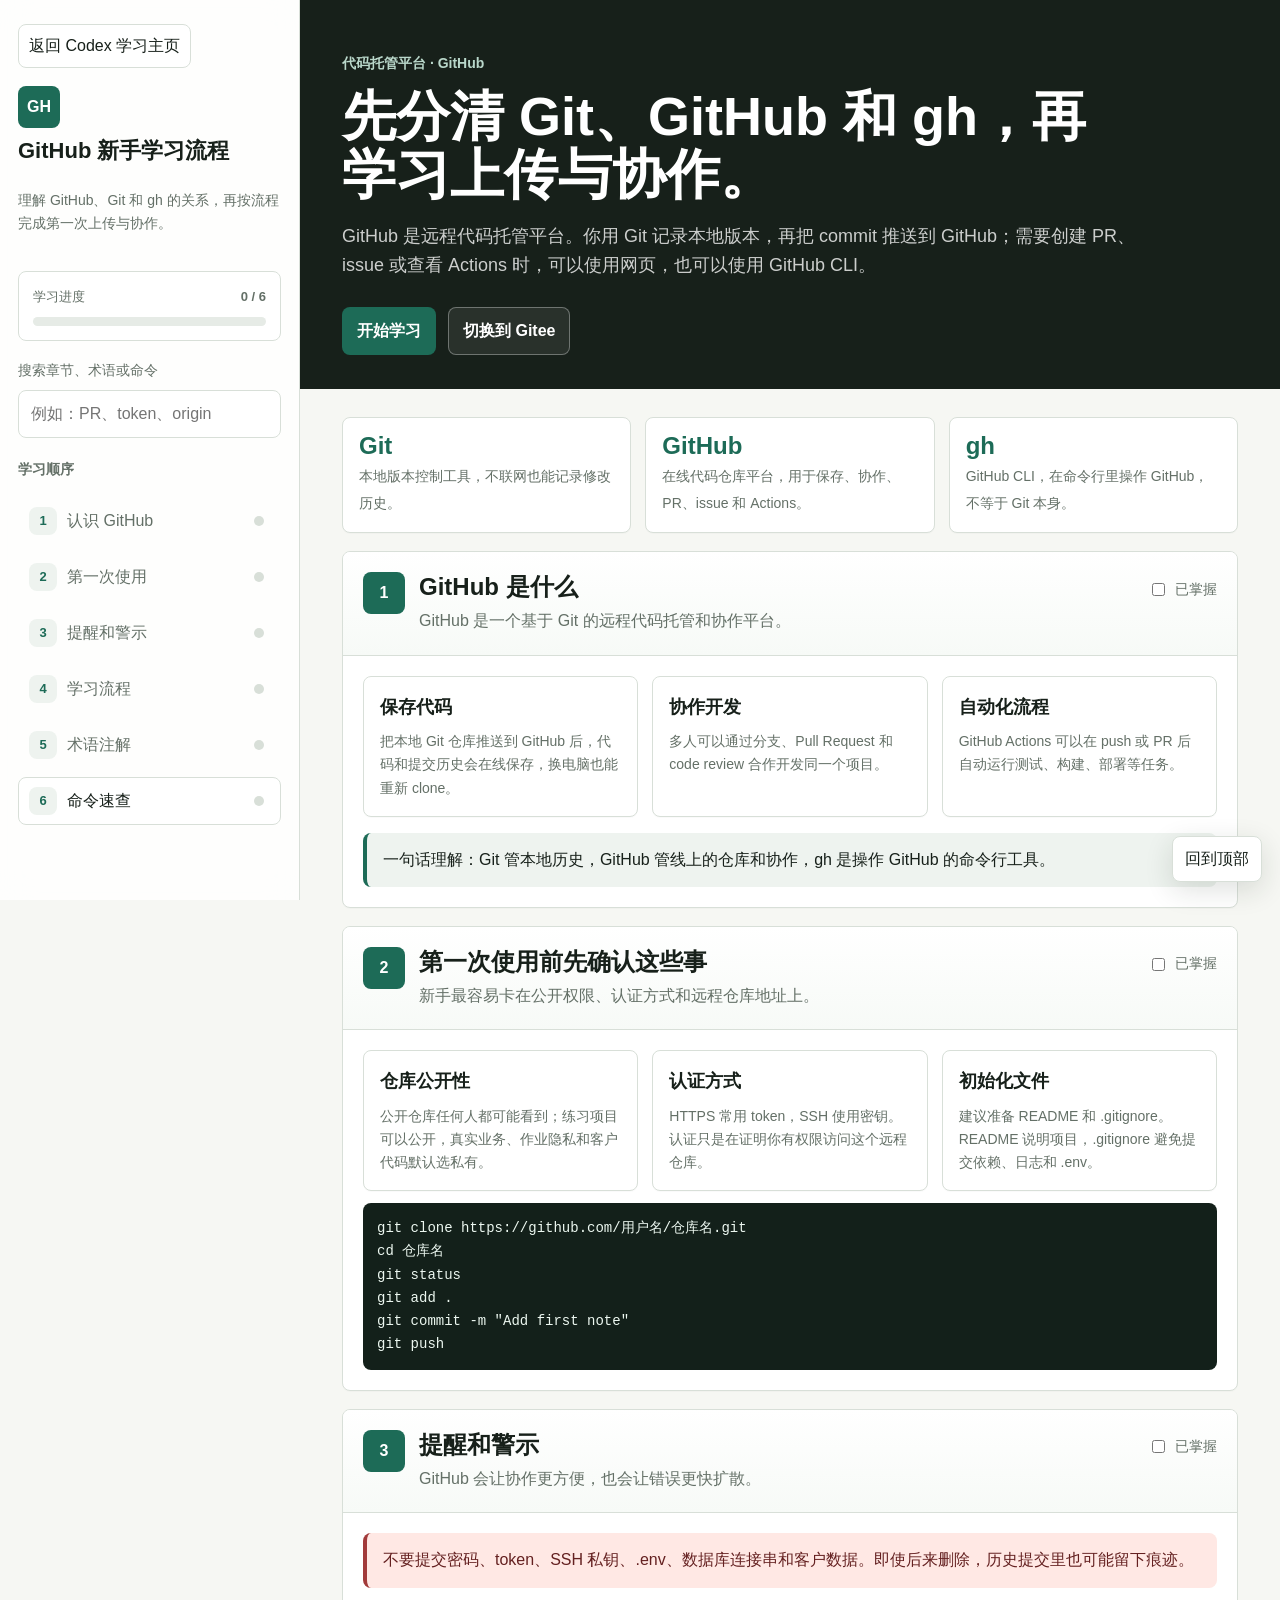
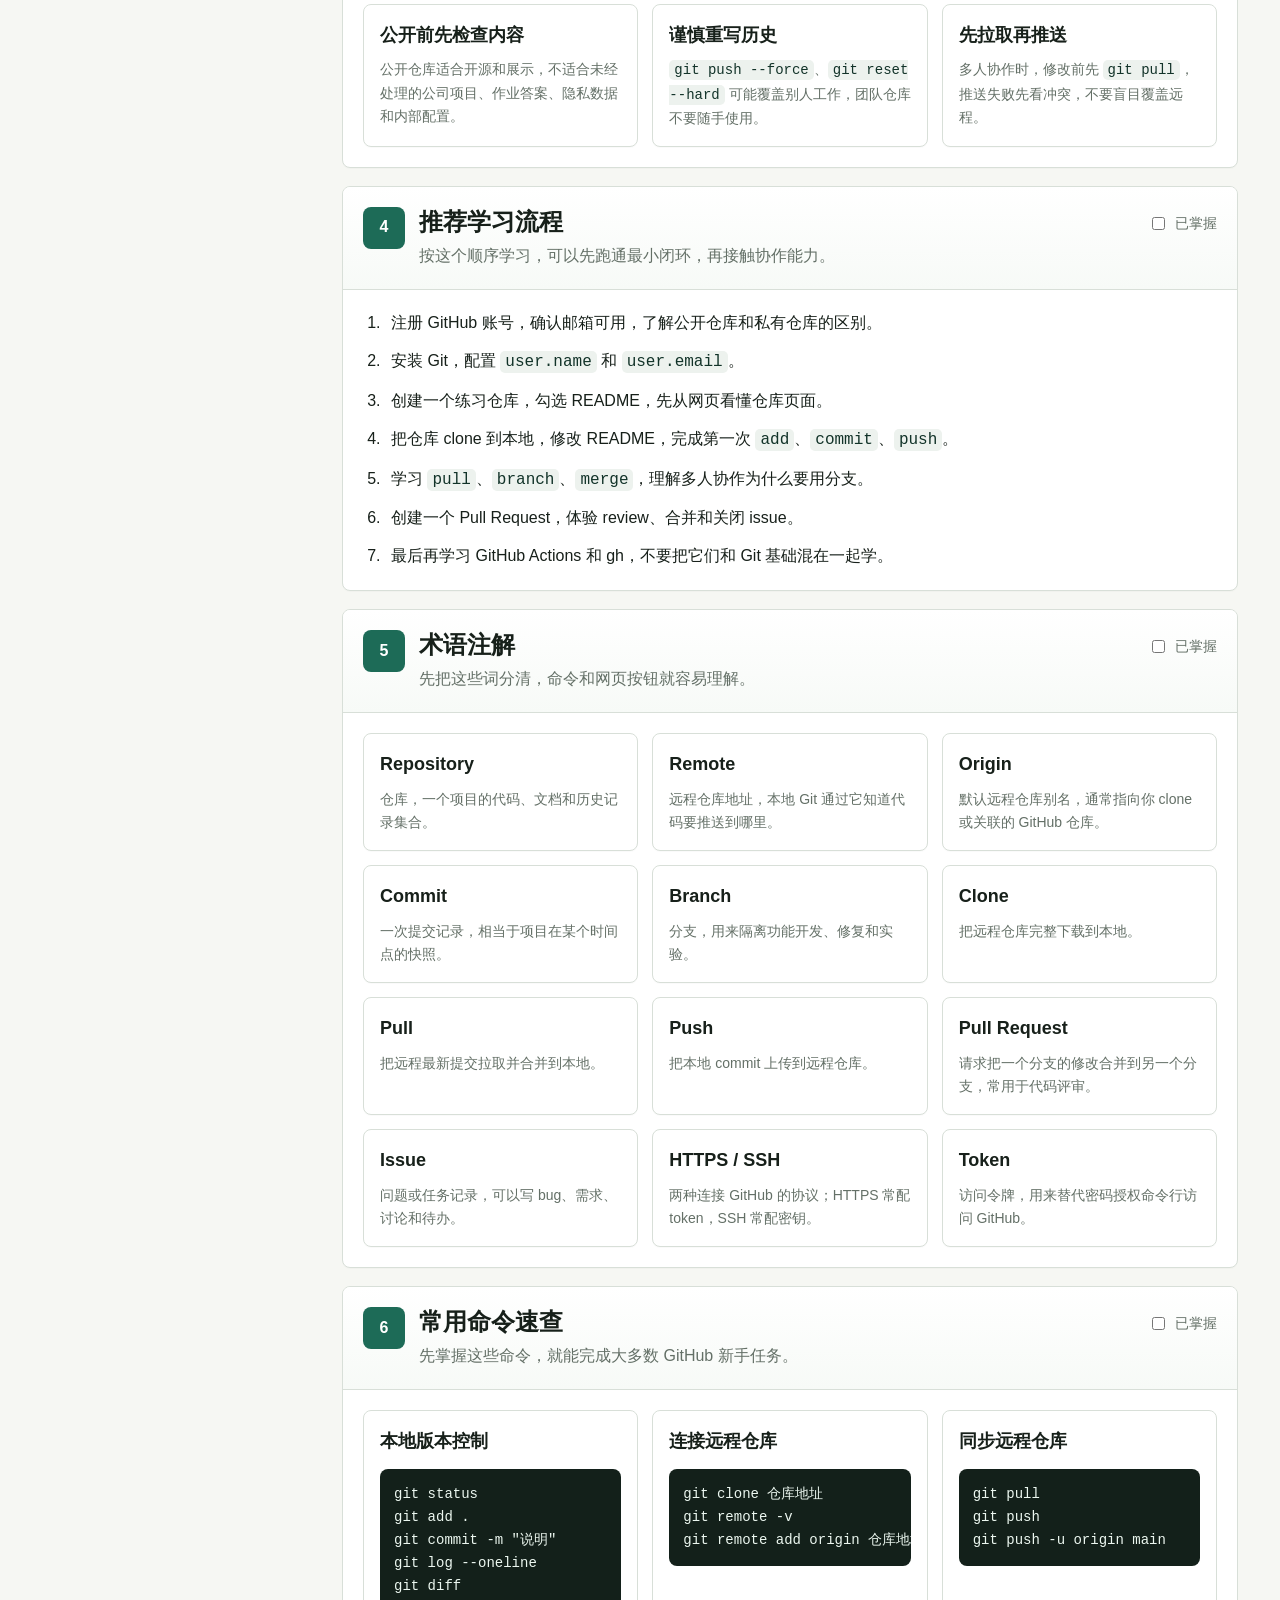
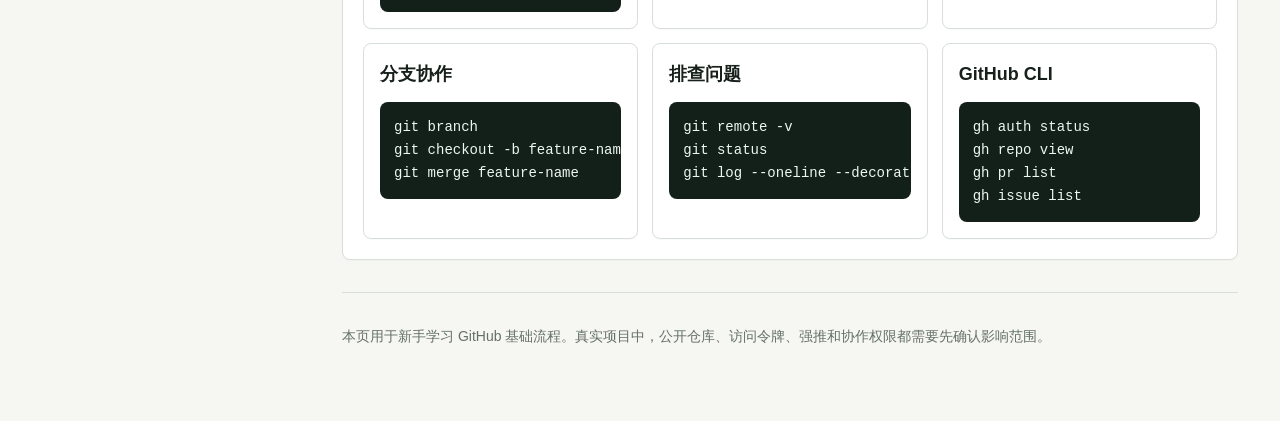
<file: code-hosting-guides/github-beginner-guide.html>
<!doctype html>
<html lang="zh-CN">
<head>
  <meta charset="utf-8">
  <meta name="viewport" content="width=device-width, initial-scale=1">
  <title>GitHub 新手学习流程</title>
  <link rel="stylesheet" href="assets/guide-styles.css">
</head>
<body data-guide="github">
  <div class="guide-shell">
    <aside class="sidebar" aria-label="GitHub 学习导航">
      <a class="back-link" href="../codex-learning-path.html">返回 Codex 学习主页</a>
      <div class="brand">
        <div class="brand-mark">GH</div>
        <h1>GitHub 新手学习流程</h1>
        <p>理解 GitHub、Git 和 gh 的关系，再按流程完成第一次上传与协作。</p>
      </div>

      <div class="progress-panel" aria-live="polite">
        <div class="progress-line">
          <span>学习进度</span>
          <strong id="progressText">0 / 6</strong>
        </div>
        <div class="progress-track" aria-hidden="true">
          <div class="progress-bar" id="progressBar"></div>
        </div>
      </div>

      <div class="search-box">
        <label for="searchInput">搜索章节、术语或命令</label>
        <input id="searchInput" type="search" placeholder="例如：PR、token、origin">
      </div>

      <div class="nav-title">学习顺序</div>
      <ol class="nav-list">
        <li><a class="nav-link" href="#intro" data-nav="intro"><span class="step-no">1</span><span>认识 GitHub</span><span class="nav-check"></span></a></li>
        <li><a class="nav-link" href="#first-use" data-nav="first-use"><span class="step-no">2</span><span>第一次使用</span><span class="nav-check"></span></a></li>
        <li><a class="nav-link" href="#warnings" data-nav="warnings"><span class="step-no">3</span><span>提醒和警示</span><span class="nav-check"></span></a></li>
        <li><a class="nav-link" href="#learning-flow" data-nav="learning-flow"><span class="step-no">4</span><span>学习流程</span><span class="nav-check"></span></a></li>
        <li><a class="nav-link" href="#terms" data-nav="terms"><span class="step-no">5</span><span>术语注解</span><span class="nav-check"></span></a></li>
        <li><a class="nav-link" href="#commands" data-nav="commands"><span class="step-no">6</span><span>命令速查</span><span class="nav-check"></span></a></li>
      </ol>
    </aside>

    <main class="main">
      <section class="hero">
        <div class="hero-inner">
          <div class="eyebrow">代码托管平台 · GitHub</div>
          <h2>先分清 Git、GitHub 和 gh，再学习上传与协作。</h2>
          <p>GitHub 是远程代码托管平台。你用 Git 记录本地版本，再把 commit 推送到 GitHub；需要创建 PR、issue 或查看 Actions 时，可以使用网页，也可以使用 GitHub CLI。</p>
          <div class="hero-actions">
            <a class="btn" href="#intro">开始学习</a>
            <a class="btn secondary" href="gitee-beginner-guide.html">切换到 Gitee</a>
          </div>
        </div>
      </section>

      <div class="content">
        <section class="summary-grid" aria-label="GitHub 页面概览">
          <div class="summary-card"><strong>Git</strong><span>本地版本控制工具，不联网也能记录修改历史。</span></div>
          <div class="summary-card"><strong>GitHub</strong><span>在线代码仓库平台，用于保存、协作、PR、issue 和 Actions。</span></div>
          <div class="summary-card"><strong>gh</strong><span>GitHub CLI，在命令行里操作 GitHub，不等于 Git 本身。</span></div>
        </section>

        <div id="emptyState" class="empty-state">没有匹配内容。试试搜索“远程仓库”“PR”“token”或“Actions”。</div>

        <section id="intro" class="section-card searchable search-group" data-keywords="github git gh cli 代码托管 平台 pull request actions issue">
          <div class="section-header">
            <div class="section-number">1</div>
            <div class="section-title">
              <h3>GitHub 是什么</h3>
              <p>GitHub 是一个基于 Git 的远程代码托管和协作平台。</p>
            </div>
            <label class="done-control"><input type="checkbox" data-step="intro"> 已掌握</label>
          </div>
          <div class="section-body">
            <div class="card-grid">
              <article class="info-card searchable" data-keywords="保存代码 备份 仓库">
                <h4>保存代码</h4>
                <p>把本地 Git 仓库推送到 GitHub 后，代码和提交历史会在线保存，换电脑也能重新 clone。</p>
              </article>
              <article class="info-card searchable" data-keywords="协作 pr review">
                <h4>协作开发</h4>
                <p>多人可以通过分支、Pull Request 和 code review 合作开发同一个项目。</p>
              </article>
              <article class="info-card searchable" data-keywords="actions ci 自动化">
                <h4>自动化流程</h4>
                <p>GitHub Actions 可以在 push 或 PR 后自动运行测试、构建、部署等任务。</p>
              </article>
            </div>
            <div class="callout">一句话理解：Git 管本地历史，GitHub 管线上的仓库和协作，gh 是操作 GitHub 的命令行工具。</div>
          </div>
        </section>

        <section id="first-use" class="section-card searchable search-group" data-keywords="第一次 使用 注册 创建仓库 clone add commit push pull">
          <div class="section-header">
            <div class="section-number">2</div>
            <div class="section-title">
              <h3>第一次使用前先确认这些事</h3>
              <p>新手最容易卡在公开权限、认证方式和远程仓库地址上。</p>
            </div>
            <label class="done-control"><input type="checkbox" data-step="first-use"> 已掌握</label>
          </div>
          <div class="section-body">
            <div class="card-grid">
              <article class="info-card searchable" data-keywords="public private 公开 私有">
                <h4>仓库公开性</h4>
                <p>公开仓库任何人都可能看到；练习项目可以公开，真实业务、作业隐私和客户代码默认选私有。</p>
              </article>
              <article class="info-card searchable" data-keywords="token ssh https 权限">
                <h4>认证方式</h4>
                <p>HTTPS 常用 token，SSH 使用密钥。认证只是在证明你有权限访问这个远程仓库。</p>
              </article>
              <article class="info-card searchable" data-keywords="readme gitignore env">
                <h4>初始化文件</h4>
                <p>建议准备 README 和 .gitignore。README 说明项目，.gitignore 避免提交依赖、日志和 .env。</p>
              </article>
            </div>
            <pre><code>git clone https://github.com/用户名/仓库名.git
cd 仓库名
git status
git add .
git commit -m "Add first note"
git push</code></pre>
          </div>
        </section>

        <section id="warnings" class="section-card searchable search-group" data-keywords="安全 警示 token 密钥 强推 reset force push env">
          <div class="section-header">
            <div class="section-number">3</div>
            <div class="section-title">
              <h3>提醒和警示</h3>
              <p>GitHub 会让协作更方便，也会让错误更快扩散。</p>
            </div>
            <label class="done-control"><input type="checkbox" data-step="warnings"> 已掌握</label>
          </div>
          <div class="section-body">
            <div class="callout danger">不要提交密码、token、SSH 私钥、.env、数据库连接串和客户数据。即使后来删除，历史提交里也可能留下痕迹。</div>
            <div class="card-grid">
              <article class="info-card searchable" data-keywords="公开仓库 隐私">
                <h4>公开前先检查内容</h4>
                <p>公开仓库适合开源和展示，不适合未经处理的公司项目、作业答案、隐私数据和内部配置。</p>
              </article>
              <article class="info-card searchable" data-keywords="force push reset history">
                <h4>谨慎重写历史</h4>
                <p><code>git push --force</code>、<code>git reset --hard</code> 可能覆盖别人工作，团队仓库不要随手使用。</p>
              </article>
              <article class="info-card searchable" data-keywords="pull 冲突 merge conflict">
                <h4>先拉取再推送</h4>
                <p>多人协作时，修改前先 <code>git pull</code>，推送失败先看冲突，不要盲目覆盖远程。</p>
              </article>
            </div>
          </div>
        </section>

        <section id="learning-flow" class="section-card searchable" data-keywords="学习路线 流程 注册 安装 git 分支 pr issue actions">
          <div class="section-header">
            <div class="section-number">4</div>
            <div class="section-title">
              <h3>推荐学习流程</h3>
              <p>按这个顺序学习，可以先跑通最小闭环，再接触协作能力。</p>
            </div>
            <label class="done-control"><input type="checkbox" data-step="learning-flow"> 已掌握</label>
          </div>
          <div class="section-body">
            <ol class="flow-list">
              <li>注册 GitHub 账号，确认邮箱可用，了解公开仓库和私有仓库的区别。</li>
              <li>安装 Git，配置 <code>user.name</code> 和 <code>user.email</code>。</li>
              <li>创建一个练习仓库，勾选 README，先从网页看懂仓库页面。</li>
              <li>把仓库 clone 到本地，修改 README，完成第一次 <code>add</code>、<code>commit</code>、<code>push</code>。</li>
              <li>学习 <code>pull</code>、<code>branch</code>、<code>merge</code>，理解多人协作为什么要用分支。</li>
              <li>创建一个 Pull Request，体验 review、合并和关闭 issue。</li>
              <li>最后再学习 GitHub Actions 和 gh，不要把它们和 Git 基础混在一起学。</li>
            </ol>
          </div>
        </section>

        <section id="terms" class="section-card searchable search-group" data-keywords="术语 注解 repository remote origin commit branch clone pull push pr issue https ssh token">
          <div class="section-header">
            <div class="section-number">5</div>
            <div class="section-title">
              <h3>术语注解</h3>
              <p>先把这些词分清，命令和网页按钮就容易理解。</p>
            </div>
            <label class="done-control"><input type="checkbox" data-step="terms"> 已掌握</label>
          </div>
          <div class="section-body">
            <div class="term-grid">
              <article class="term-card searchable"><h4>Repository</h4><p>仓库，一个项目的代码、文档和历史记录集合。</p></article>
              <article class="term-card searchable"><h4>Remote</h4><p>远程仓库地址，本地 Git 通过它知道代码要推送到哪里。</p></article>
              <article class="term-card searchable"><h4>Origin</h4><p>默认远程仓库别名，通常指向你 clone 或关联的 GitHub 仓库。</p></article>
              <article class="term-card searchable"><h4>Commit</h4><p>一次提交记录，相当于项目在某个时间点的快照。</p></article>
              <article class="term-card searchable"><h4>Branch</h4><p>分支，用来隔离功能开发、修复和实验。</p></article>
              <article class="term-card searchable"><h4>Clone</h4><p>把远程仓库完整下载到本地。</p></article>
              <article class="term-card searchable"><h4>Pull</h4><p>把远程最新提交拉取并合并到本地。</p></article>
              <article class="term-card searchable"><h4>Push</h4><p>把本地 commit 上传到远程仓库。</p></article>
              <article class="term-card searchable"><h4>Pull Request</h4><p>请求把一个分支的修改合并到另一个分支，常用于代码评审。</p></article>
              <article class="term-card searchable"><h4>Issue</h4><p>问题或任务记录，可以写 bug、需求、讨论和待办。</p></article>
              <article class="term-card searchable"><h4>HTTPS / SSH</h4><p>两种连接 GitHub 的协议；HTTPS 常配 token，SSH 常配密钥。</p></article>
              <article class="term-card searchable"><h4>Token</h4><p>访问令牌，用来替代密码授权命令行访问 GitHub。</p></article>
            </div>
          </div>
        </section>

        <section id="commands" class="section-card searchable search-group" data-keywords="命令 git status add commit remote push pull log diff clone branch">
          <div class="section-header">
            <div class="section-number">6</div>
            <div class="section-title">
              <h3>常用命令速查</h3>
              <p>先掌握这些命令，就能完成大多数 GitHub 新手任务。</p>
            </div>
            <label class="done-control"><input type="checkbox" data-step="commands"> 已掌握</label>
          </div>
          <div class="section-body">
            <div class="command-grid">
              <article class="command-card searchable">
                <h4>本地版本控制</h4>
                <pre><code>git status
git add .
git commit -m "说明"
git log --oneline
git diff</code></pre>
              </article>
              <article class="command-card searchable">
                <h4>连接远程仓库</h4>
                <pre><code>git clone 仓库地址
git remote -v
git remote add origin 仓库地址</code></pre>
              </article>
              <article class="command-card searchable">
                <h4>同步远程仓库</h4>
                <pre><code>git pull
git push
git push -u origin main</code></pre>
              </article>
              <article class="command-card searchable">
                <h4>分支协作</h4>
                <pre><code>git branch
git checkout -b feature-name
git merge feature-name</code></pre>
              </article>
              <article class="command-card searchable">
                <h4>排查问题</h4>
                <pre><code>git remote -v
git status
git log --oneline --decorate</code></pre>
              </article>
              <article class="command-card searchable">
                <h4>GitHub CLI</h4>
                <pre><code>gh auth status
gh repo view
gh pr list
gh issue list</code></pre>
              </article>
            </div>
          </div>
        </section>

        <footer class="footer">
          <p>本页用于新手学习 GitHub 基础流程。真实项目中，公开仓库、访问令牌、强推和协作权限都需要先确认影响范围。</p>
        </footer>
      </div>
    </main>
  </div>

  <button class="top-button" id="topButton" type="button">回到顶部</button>
  <script src="assets/guide-interactions.js"></script>
</body>
</html>
</file>
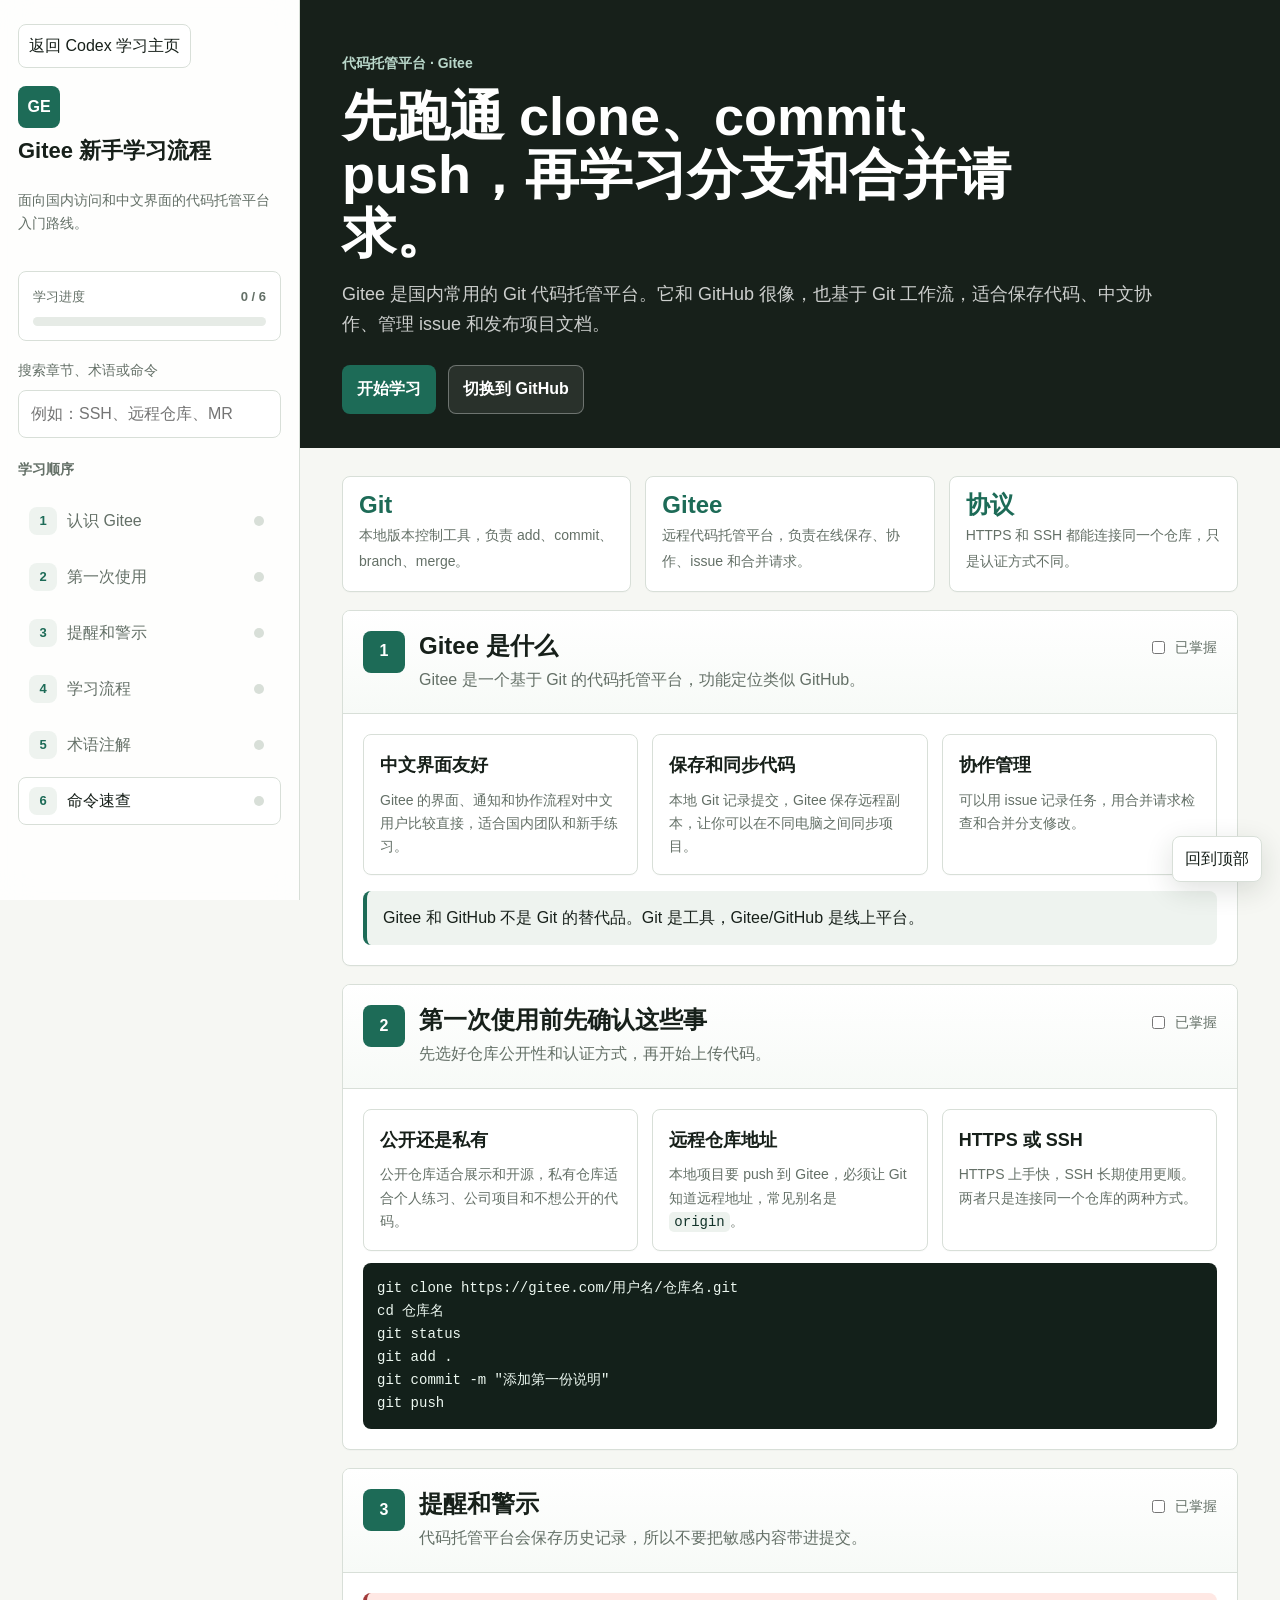
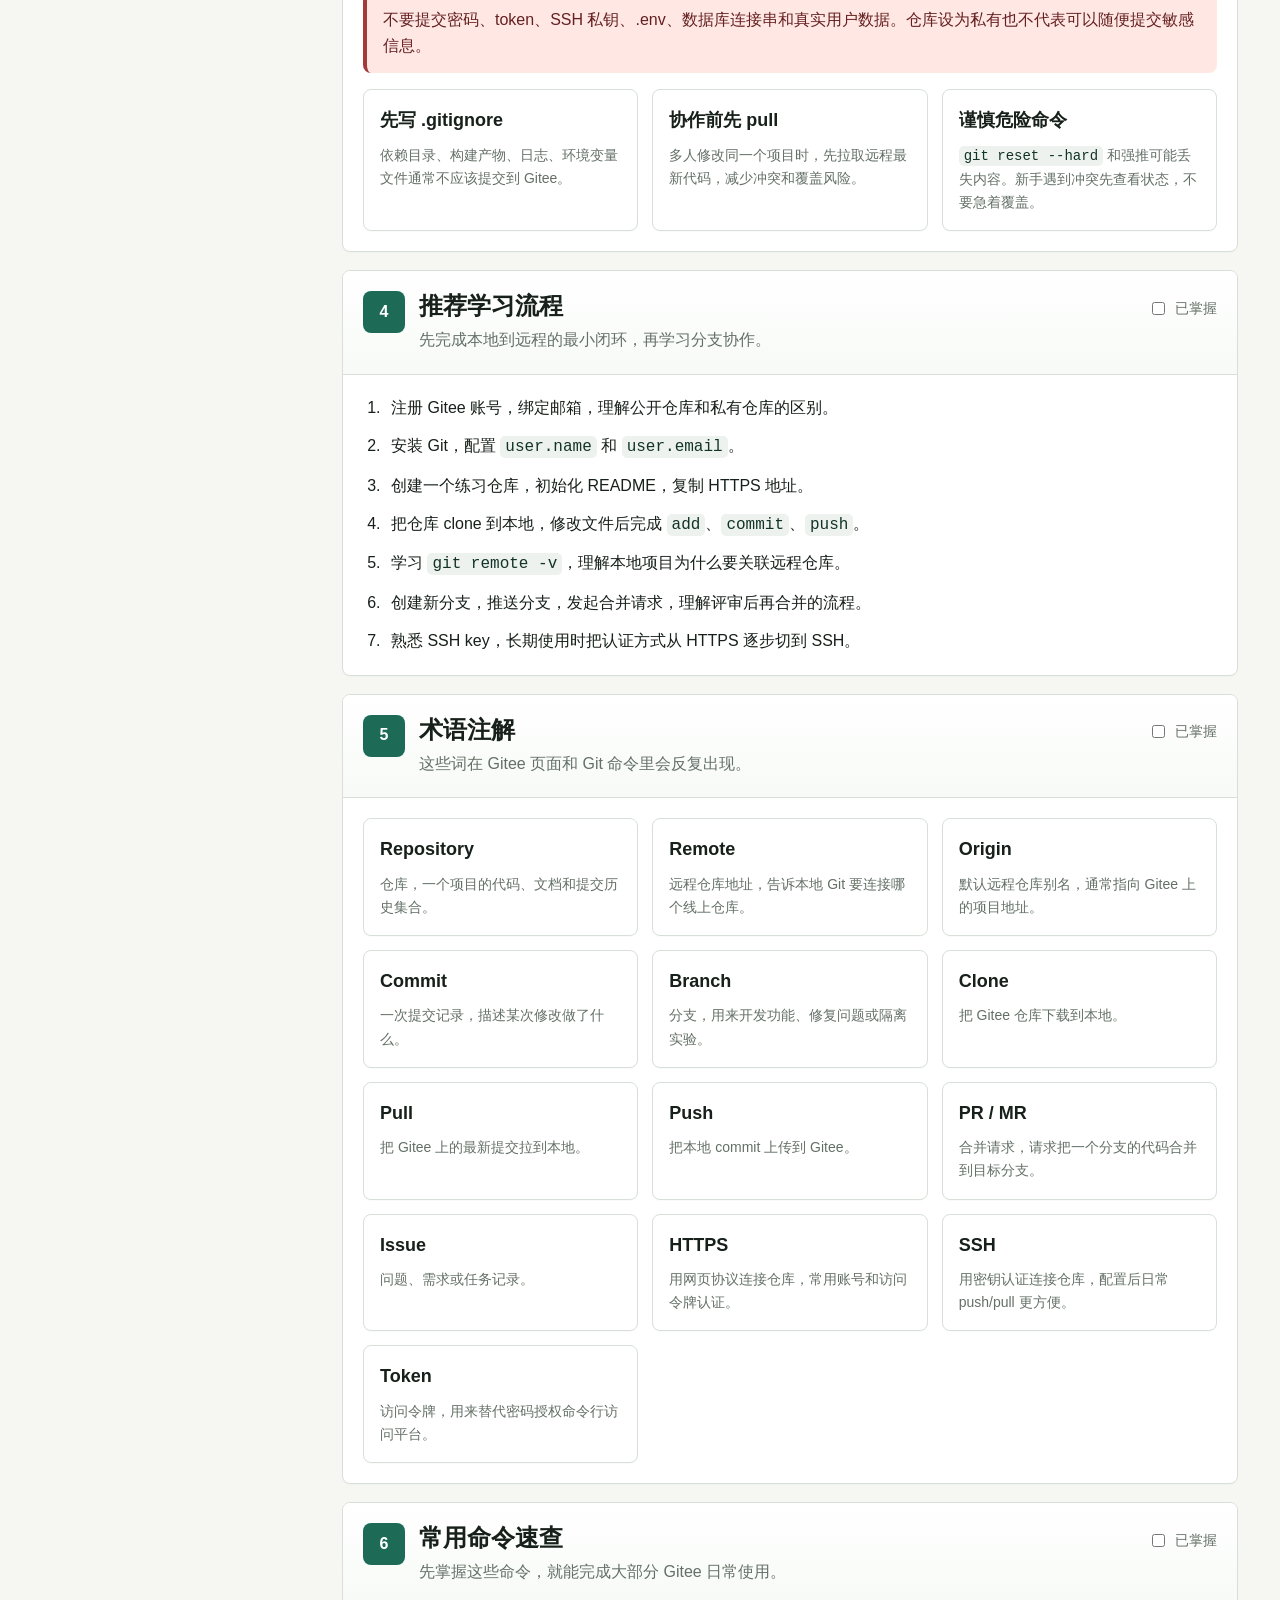
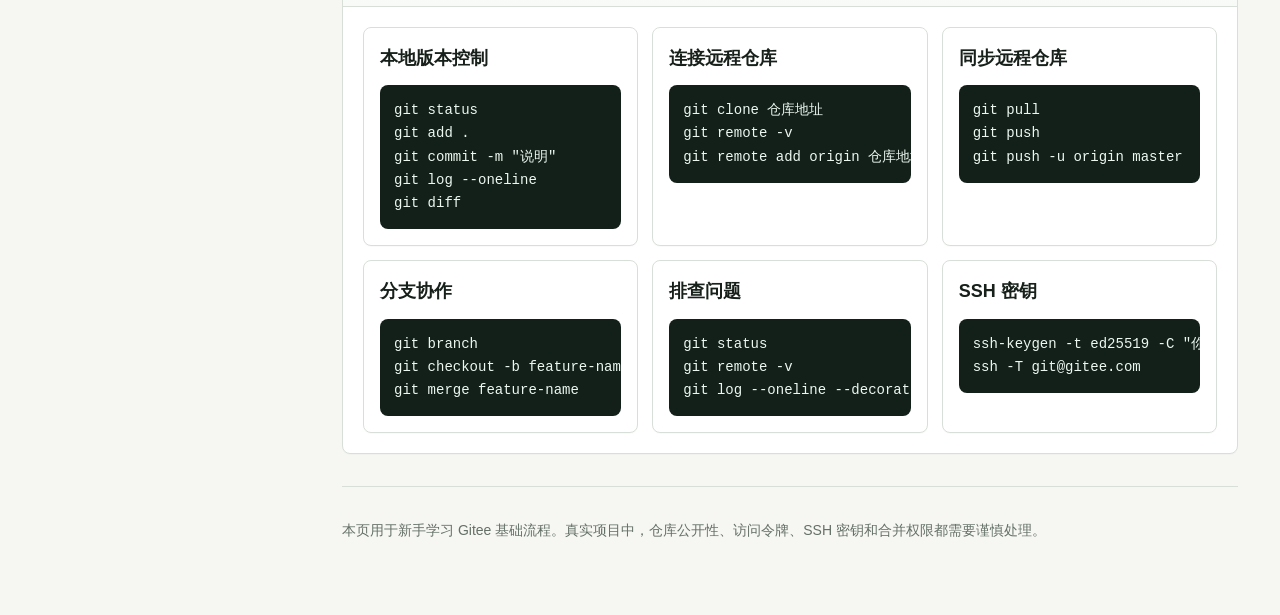
<file: platform_guides/gitee.html>
<!doctype html>
<html lang="zh-CN">
<head>
  <meta charset="utf-8">
  <meta name="viewport" content="width=device-width, initial-scale=1">
  <title>Gitee 新手学习流程</title>
  <link rel="stylesheet" href="assets/styles.css">
</head>
<body data-guide="gitee">
  <div class="guide-shell">
    <aside class="sidebar" aria-label="Gitee 学习导航">
      <a class="back-link" href="../index.html">返回 Codex 学习主页</a>
      <div class="brand">
        <div class="brand-mark">GE</div>
        <h1>Gitee 新手学习流程</h1>
        <p>面向国内访问和中文界面的代码托管平台入门路线。</p>
      </div>

      <div class="progress-panel" aria-live="polite">
        <div class="progress-line">
          <span>学习进度</span>
          <strong id="progressText">0 / 6</strong>
        </div>
        <div class="progress-track" aria-hidden="true">
          <div class="progress-bar" id="progressBar"></div>
        </div>
      </div>

      <div class="search-box">
        <label for="searchInput">搜索章节、术语或命令</label>
        <input id="searchInput" type="search" placeholder="例如：SSH、远程仓库、MR">
      </div>

      <div class="nav-title">学习顺序</div>
      <ol class="nav-list">
        <li><a class="nav-link" href="#intro" data-nav="intro"><span class="step-no">1</span><span>认识 Gitee</span><span class="nav-check"></span></a></li>
        <li><a class="nav-link" href="#first-use" data-nav="first-use"><span class="step-no">2</span><span>第一次使用</span><span class="nav-check"></span></a></li>
        <li><a class="nav-link" href="#warnings" data-nav="warnings"><span class="step-no">3</span><span>提醒和警示</span><span class="nav-check"></span></a></li>
        <li><a class="nav-link" href="#learning-flow" data-nav="learning-flow"><span class="step-no">4</span><span>学习流程</span><span class="nav-check"></span></a></li>
        <li><a class="nav-link" href="#terms" data-nav="terms"><span class="step-no">5</span><span>术语注解</span><span class="nav-check"></span></a></li>
        <li><a class="nav-link" href="#commands" data-nav="commands"><span class="step-no">6</span><span>命令速查</span><span class="nav-check"></span></a></li>
      </ol>
    </aside>

    <main class="main">
      <section class="hero">
        <div class="hero-inner">
          <div class="eyebrow">代码托管平台 · Gitee</div>
          <h2>先跑通 clone、commit、push，再学习分支和合并请求。</h2>
          <p>Gitee 是国内常用的 Git 代码托管平台。它和 GitHub 很像，也基于 Git 工作流，适合保存代码、中文协作、管理 issue 和发布项目文档。</p>
          <div class="hero-actions">
            <a class="btn" href="#intro">开始学习</a>
            <a class="btn secondary" href="github.html">切换到 GitHub</a>
          </div>
        </div>
      </section>

      <div class="content">
        <section class="summary-grid" aria-label="Gitee 页面概览">
          <div class="summary-card"><strong>Git</strong><span>本地版本控制工具，负责 add、commit、branch、merge。</span></div>
          <div class="summary-card"><strong>Gitee</strong><span>远程代码托管平台，负责在线保存、协作、issue 和合并请求。</span></div>
          <div class="summary-card"><strong>协议</strong><span>HTTPS 和 SSH 都能连接同一个仓库，只是认证方式不同。</span></div>
        </section>

        <div id="emptyState" class="empty-state">没有匹配内容。试试搜索“HTTPS”“SSH”“origin”或“合并请求”。</div>

        <section id="intro" class="section-card searchable" data-keywords="gitee git github 代码托管 国内 中文 平台">
          <div class="section-header">
            <div class="section-number">1</div>
            <div class="section-title">
              <h3>Gitee 是什么</h3>
              <p>Gitee 是一个基于 Git 的代码托管平台，功能定位类似 GitHub。</p>
            </div>
            <label class="done-control"><input type="checkbox" data-step="intro"> 已掌握</label>
          </div>
          <div class="section-body">
            <div class="card-grid">
              <article class="info-card searchable" data-keywords="国内访问 中文">
                <h4>中文界面友好</h4>
                <p>Gitee 的界面、通知和协作流程对中文用户比较直接，适合国内团队和新手练习。</p>
              </article>
              <article class="info-card searchable" data-keywords="仓库 备份 保存">
                <h4>保存和同步代码</h4>
                <p>本地 Git 记录提交，Gitee 保存远程副本，让你可以在不同电脑之间同步项目。</p>
              </article>
              <article class="info-card searchable" data-keywords="issue 合并请求 pr mr">
                <h4>协作管理</h4>
                <p>可以用 issue 记录任务，用合并请求检查和合并分支修改。</p>
              </article>
            </div>
            <div class="callout">Gitee 和 GitHub 不是 Git 的替代品。Git 是工具，Gitee/GitHub 是线上平台。</div>
          </div>
        </section>

        <section id="first-use" class="section-card searchable" data-keywords="第一次 使用 注册 创建仓库 clone add commit push pull https ssh">
          <div class="section-header">
            <div class="section-number">2</div>
            <div class="section-title">
              <h3>第一次使用前先确认这些事</h3>
              <p>先选好仓库公开性和认证方式，再开始上传代码。</p>
            </div>
            <label class="done-control"><input type="checkbox" data-step="first-use"> 已掌握</label>
          </div>
          <div class="section-body">
            <div class="card-grid">
              <article class="info-card searchable" data-keywords="公开 私有 权限">
                <h4>公开还是私有</h4>
                <p>公开仓库适合展示和开源，私有仓库适合个人练习、公司项目和不想公开的代码。</p>
              </article>
              <article class="info-card searchable" data-keywords="remote origin 远程仓库">
                <h4>远程仓库地址</h4>
                <p>本地项目要 push 到 Gitee，必须让 Git 知道远程地址，常见别名是 <code>origin</code>。</p>
              </article>
              <article class="info-card searchable" data-keywords="https ssh token 密钥">
                <h4>HTTPS 或 SSH</h4>
                <p>HTTPS 上手快，SSH 长期使用更顺。两者只是连接同一个仓库的两种方式。</p>
              </article>
            </div>
            <pre><code>git clone https://gitee.com/用户名/仓库名.git
cd 仓库名
git status
git add .
git commit -m "添加第一份说明"
git push</code></pre>
          </div>
        </section>

        <section id="warnings" class="section-card searchable" data-keywords="安全 警示 token 密钥 env 强推 reset force push">
          <div class="section-header">
            <div class="section-number">3</div>
            <div class="section-title">
              <h3>提醒和警示</h3>
              <p>代码托管平台会保存历史记录，所以不要把敏感内容带进提交。</p>
            </div>
            <label class="done-control"><input type="checkbox" data-step="warnings"> 已掌握</label>
          </div>
          <div class="section-body">
            <div class="callout danger">不要提交密码、token、SSH 私钥、.env、数据库连接串和真实用户数据。仓库设为私有也不代表可以随便提交敏感信息。</div>
            <div class="card-grid">
              <article class="info-card searchable" data-keywords="gitignore node_modules dist log">
                <h4>先写 .gitignore</h4>
                <p>依赖目录、构建产物、日志、环境变量文件通常不应该提交到 Gitee。</p>
              </article>
              <article class="info-card searchable" data-keywords="push pull 冲突">
                <h4>协作前先 pull</h4>
                <p>多人修改同一个项目时，先拉取远程最新代码，减少冲突和覆盖风险。</p>
              </article>
              <article class="info-card searchable" data-keywords="force push reset hard">
                <h4>谨慎危险命令</h4>
                <p><code>git reset --hard</code> 和强推可能丢失内容。新手遇到冲突先查看状态，不要急着覆盖。</p>
              </article>
            </div>
          </div>
        </section>

        <section id="learning-flow" class="section-card searchable" data-keywords="学习路线 流程 注册 安装 git 分支 合并请求 issue">
          <div class="section-header">
            <div class="section-number">4</div>
            <div class="section-title">
              <h3>推荐学习流程</h3>
              <p>先完成本地到远程的最小闭环，再学习分支协作。</p>
            </div>
            <label class="done-control"><input type="checkbox" data-step="learning-flow"> 已掌握</label>
          </div>
          <div class="section-body">
            <ol class="flow-list">
              <li>注册 Gitee 账号，绑定邮箱，理解公开仓库和私有仓库的区别。</li>
              <li>安装 Git，配置 <code>user.name</code> 和 <code>user.email</code>。</li>
              <li>创建一个练习仓库，初始化 README，复制 HTTPS 地址。</li>
              <li>把仓库 clone 到本地，修改文件后完成 <code>add</code>、<code>commit</code>、<code>push</code>。</li>
              <li>学习 <code>git remote -v</code>，理解本地项目为什么要关联远程仓库。</li>
              <li>创建新分支，推送分支，发起合并请求，理解评审后再合并的流程。</li>
              <li>熟悉 SSH key，长期使用时把认证方式从 HTTPS 逐步切到 SSH。</li>
            </ol>
          </div>
        </section>

        <section id="terms" class="section-card searchable" data-keywords="术语 注解 repository remote origin commit branch clone pull push pr mr issue https ssh token">
          <div class="section-header">
            <div class="section-number">5</div>
            <div class="section-title">
              <h3>术语注解</h3>
              <p>这些词在 Gitee 页面和 Git 命令里会反复出现。</p>
            </div>
            <label class="done-control"><input type="checkbox" data-step="terms"> 已掌握</label>
          </div>
          <div class="section-body">
            <div class="term-grid">
              <article class="term-card searchable"><h4>Repository</h4><p>仓库，一个项目的代码、文档和提交历史集合。</p></article>
              <article class="term-card searchable"><h4>Remote</h4><p>远程仓库地址，告诉本地 Git 要连接哪个线上仓库。</p></article>
              <article class="term-card searchable"><h4>Origin</h4><p>默认远程仓库别名，通常指向 Gitee 上的项目地址。</p></article>
              <article class="term-card searchable"><h4>Commit</h4><p>一次提交记录，描述某次修改做了什么。</p></article>
              <article class="term-card searchable"><h4>Branch</h4><p>分支，用来开发功能、修复问题或隔离实验。</p></article>
              <article class="term-card searchable"><h4>Clone</h4><p>把 Gitee 仓库下载到本地。</p></article>
              <article class="term-card searchable"><h4>Pull</h4><p>把 Gitee 上的最新提交拉到本地。</p></article>
              <article class="term-card searchable"><h4>Push</h4><p>把本地 commit 上传到 Gitee。</p></article>
              <article class="term-card searchable"><h4>PR / MR</h4><p>合并请求，请求把一个分支的代码合并到目标分支。</p></article>
              <article class="term-card searchable"><h4>Issue</h4><p>问题、需求或任务记录。</p></article>
              <article class="term-card searchable"><h4>HTTPS</h4><p>用网页协议连接仓库，常用账号和访问令牌认证。</p></article>
              <article class="term-card searchable"><h4>SSH</h4><p>用密钥认证连接仓库，配置后日常 push/pull 更方便。</p></article>
              <article class="term-card searchable"><h4>Token</h4><p>访问令牌，用来替代密码授权命令行访问平台。</p></article>
            </div>
          </div>
        </section>

        <section id="commands" class="section-card searchable" data-keywords="命令 git status add commit remote push pull log diff clone branch ssh">
          <div class="section-header">
            <div class="section-number">6</div>
            <div class="section-title">
              <h3>常用命令速查</h3>
              <p>先掌握这些命令，就能完成大部分 Gitee 日常使用。</p>
            </div>
            <label class="done-control"><input type="checkbox" data-step="commands"> 已掌握</label>
          </div>
          <div class="section-body">
            <div class="command-grid">
              <article class="command-card searchable">
                <h4>本地版本控制</h4>
                <pre><code>git status
git add .
git commit -m "说明"
git log --oneline
git diff</code></pre>
              </article>
              <article class="command-card searchable">
                <h4>连接远程仓库</h4>
                <pre><code>git clone 仓库地址
git remote -v
git remote add origin 仓库地址</code></pre>
              </article>
              <article class="command-card searchable">
                <h4>同步远程仓库</h4>
                <pre><code>git pull
git push
git push -u origin master</code></pre>
              </article>
              <article class="command-card searchable">
                <h4>分支协作</h4>
                <pre><code>git branch
git checkout -b feature-name
git merge feature-name</code></pre>
              </article>
              <article class="command-card searchable">
                <h4>排查问题</h4>
                <pre><code>git status
git remote -v
git log --oneline --decorate</code></pre>
              </article>
              <article class="command-card searchable">
                <h4>SSH 密钥</h4>
                <pre><code>ssh-keygen -t ed25519 -C "你的邮箱"
ssh -T git@gitee.com</code></pre>
              </article>
            </div>
          </div>
        </section>

        <footer class="footer">
          <p>本页用于新手学习 Gitee 基础流程。真实项目中，仓库公开性、访问令牌、SSH 密钥和合并权限都需要谨慎处理。</p>
        </footer>
      </div>
    </main>
  </div>

  <button class="top-button" id="topButton" type="button">回到顶部</button>
  <script src="assets/app.js"></script>
</body>
</html>
</file>
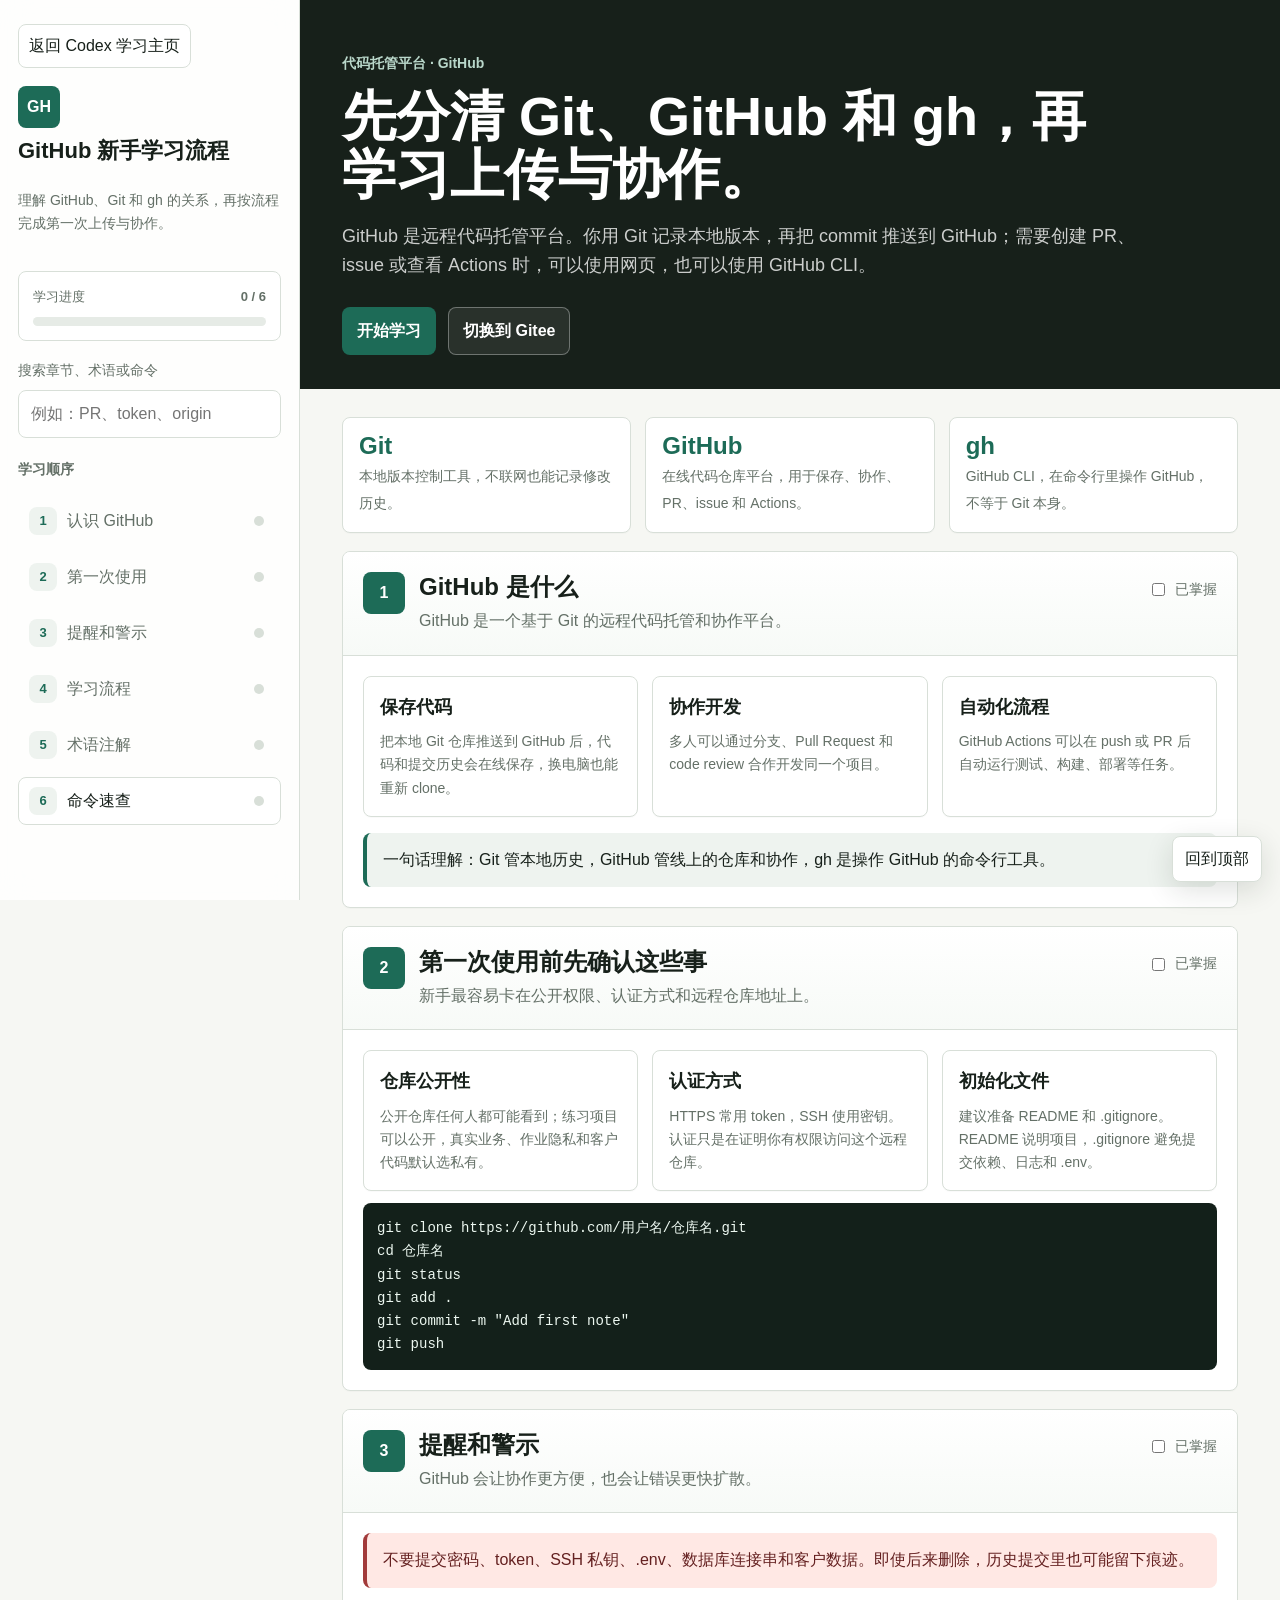
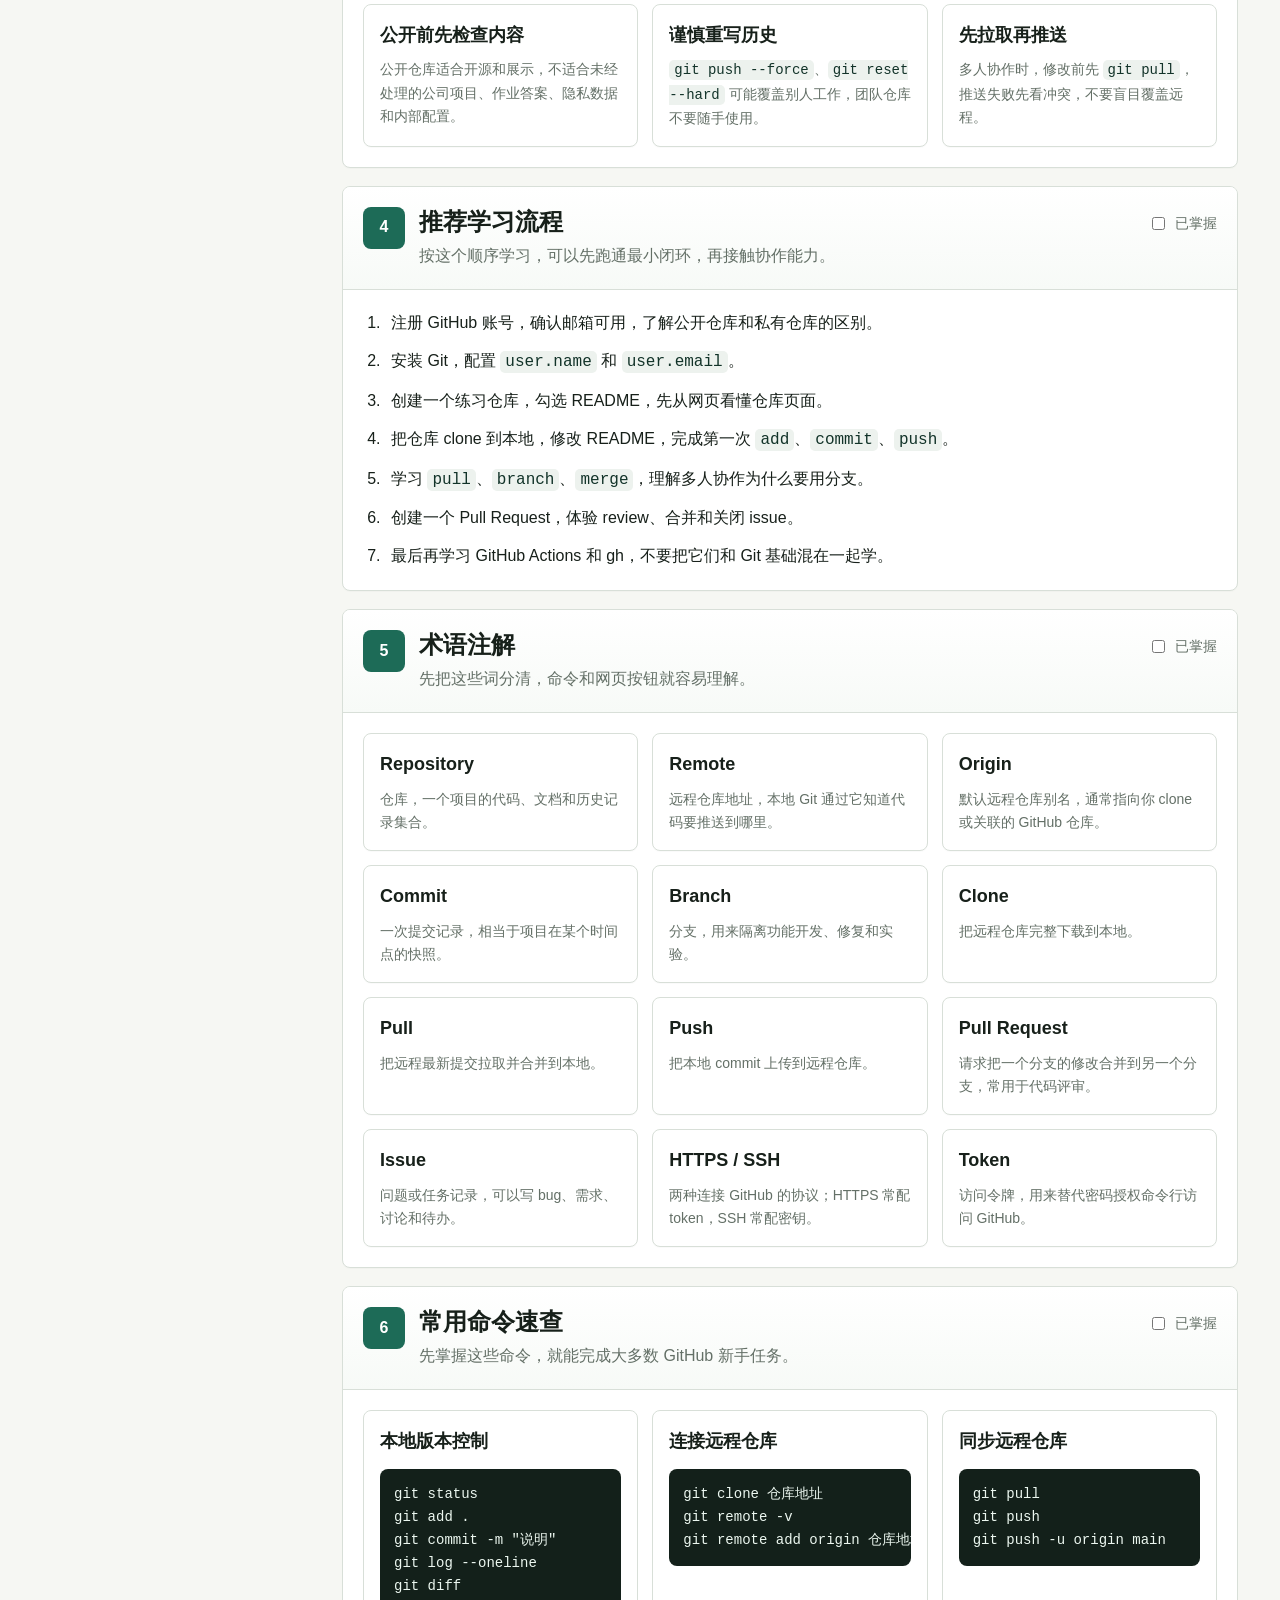
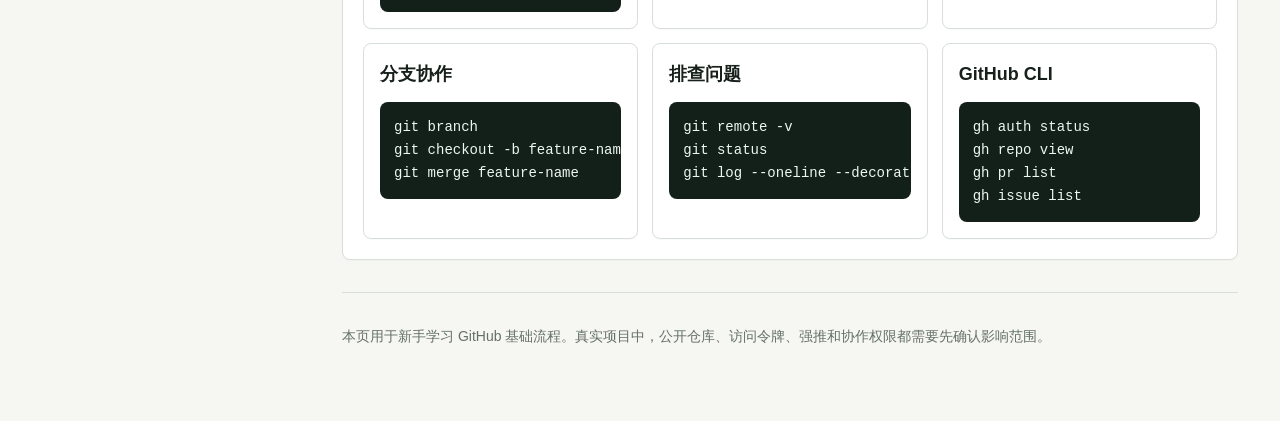
<file: platform_guides/github.html>
<!doctype html>
<html lang="zh-CN">
<head>
  <meta charset="utf-8">
  <meta name="viewport" content="width=device-width, initial-scale=1">
  <title>GitHub 新手学习流程</title>
  <link rel="stylesheet" href="assets/styles.css">
</head>
<body data-guide="github">
  <div class="guide-shell">
    <aside class="sidebar" aria-label="GitHub 学习导航">
      <a class="back-link" href="../index.html">返回 Codex 学习主页</a>
      <div class="brand">
        <div class="brand-mark">GH</div>
        <h1>GitHub 新手学习流程</h1>
        <p>理解 GitHub、Git 和 gh 的关系，再按流程完成第一次上传与协作。</p>
      </div>

      <div class="progress-panel" aria-live="polite">
        <div class="progress-line">
          <span>学习进度</span>
          <strong id="progressText">0 / 6</strong>
        </div>
        <div class="progress-track" aria-hidden="true">
          <div class="progress-bar" id="progressBar"></div>
        </div>
      </div>

      <div class="search-box">
        <label for="searchInput">搜索章节、术语或命令</label>
        <input id="searchInput" type="search" placeholder="例如：PR、token、origin">
      </div>

      <div class="nav-title">学习顺序</div>
      <ol class="nav-list">
        <li><a class="nav-link" href="#intro" data-nav="intro"><span class="step-no">1</span><span>认识 GitHub</span><span class="nav-check"></span></a></li>
        <li><a class="nav-link" href="#first-use" data-nav="first-use"><span class="step-no">2</span><span>第一次使用</span><span class="nav-check"></span></a></li>
        <li><a class="nav-link" href="#warnings" data-nav="warnings"><span class="step-no">3</span><span>提醒和警示</span><span class="nav-check"></span></a></li>
        <li><a class="nav-link" href="#learning-flow" data-nav="learning-flow"><span class="step-no">4</span><span>学习流程</span><span class="nav-check"></span></a></li>
        <li><a class="nav-link" href="#terms" data-nav="terms"><span class="step-no">5</span><span>术语注解</span><span class="nav-check"></span></a></li>
        <li><a class="nav-link" href="#commands" data-nav="commands"><span class="step-no">6</span><span>命令速查</span><span class="nav-check"></span></a></li>
      </ol>
    </aside>

    <main class="main">
      <section class="hero">
        <div class="hero-inner">
          <div class="eyebrow">代码托管平台 · GitHub</div>
          <h2>先分清 Git、GitHub 和 gh，再学习上传与协作。</h2>
          <p>GitHub 是远程代码托管平台。你用 Git 记录本地版本，再把 commit 推送到 GitHub；需要创建 PR、issue 或查看 Actions 时，可以使用网页，也可以使用 GitHub CLI。</p>
          <div class="hero-actions">
            <a class="btn" href="#intro">开始学习</a>
            <a class="btn secondary" href="gitee.html">切换到 Gitee</a>
          </div>
        </div>
      </section>

      <div class="content">
        <section class="summary-grid" aria-label="GitHub 页面概览">
          <div class="summary-card"><strong>Git</strong><span>本地版本控制工具，不联网也能记录修改历史。</span></div>
          <div class="summary-card"><strong>GitHub</strong><span>在线代码仓库平台，用于保存、协作、PR、issue 和 Actions。</span></div>
          <div class="summary-card"><strong>gh</strong><span>GitHub CLI，在命令行里操作 GitHub，不等于 Git 本身。</span></div>
        </section>

        <div id="emptyState" class="empty-state">没有匹配内容。试试搜索“远程仓库”“PR”“token”或“Actions”。</div>

        <section id="intro" class="section-card searchable" data-keywords="github git gh cli 代码托管 平台 pull request actions issue">
          <div class="section-header">
            <div class="section-number">1</div>
            <div class="section-title">
              <h3>GitHub 是什么</h3>
              <p>GitHub 是一个基于 Git 的远程代码托管和协作平台。</p>
            </div>
            <label class="done-control"><input type="checkbox" data-step="intro"> 已掌握</label>
          </div>
          <div class="section-body">
            <div class="card-grid">
              <article class="info-card searchable" data-keywords="保存代码 备份 仓库">
                <h4>保存代码</h4>
                <p>把本地 Git 仓库推送到 GitHub 后，代码和提交历史会在线保存，换电脑也能重新 clone。</p>
              </article>
              <article class="info-card searchable" data-keywords="协作 pr review">
                <h4>协作开发</h4>
                <p>多人可以通过分支、Pull Request 和 code review 合作开发同一个项目。</p>
              </article>
              <article class="info-card searchable" data-keywords="actions ci 自动化">
                <h4>自动化流程</h4>
                <p>GitHub Actions 可以在 push 或 PR 后自动运行测试、构建、部署等任务。</p>
              </article>
            </div>
            <div class="callout">一句话理解：Git 管本地历史，GitHub 管线上的仓库和协作，gh 是操作 GitHub 的命令行工具。</div>
          </div>
        </section>

        <section id="first-use" class="section-card searchable" data-keywords="第一次 使用 注册 创建仓库 clone add commit push pull">
          <div class="section-header">
            <div class="section-number">2</div>
            <div class="section-title">
              <h3>第一次使用前先确认这些事</h3>
              <p>新手最容易卡在公开权限、认证方式和远程仓库地址上。</p>
            </div>
            <label class="done-control"><input type="checkbox" data-step="first-use"> 已掌握</label>
          </div>
          <div class="section-body">
            <div class="card-grid">
              <article class="info-card searchable" data-keywords="public private 公开 私有">
                <h4>仓库公开性</h4>
                <p>公开仓库任何人都可能看到；练习项目可以公开，真实业务、作业隐私和客户代码默认选私有。</p>
              </article>
              <article class="info-card searchable" data-keywords="token ssh https 权限">
                <h4>认证方式</h4>
                <p>HTTPS 常用 token，SSH 使用密钥。认证只是在证明你有权限访问这个远程仓库。</p>
              </article>
              <article class="info-card searchable" data-keywords="readme gitignore env">
                <h4>初始化文件</h4>
                <p>建议准备 README 和 .gitignore。README 说明项目，.gitignore 避免提交依赖、日志和 .env。</p>
              </article>
            </div>
            <pre><code>git clone https://github.com/用户名/仓库名.git
cd 仓库名
git status
git add .
git commit -m "Add first note"
git push</code></pre>
          </div>
        </section>

        <section id="warnings" class="section-card searchable" data-keywords="安全 警示 token 密钥 强推 reset force push env">
          <div class="section-header">
            <div class="section-number">3</div>
            <div class="section-title">
              <h3>提醒和警示</h3>
              <p>GitHub 会让协作更方便，也会让错误更快扩散。</p>
            </div>
            <label class="done-control"><input type="checkbox" data-step="warnings"> 已掌握</label>
          </div>
          <div class="section-body">
            <div class="callout danger">不要提交密码、token、SSH 私钥、.env、数据库连接串和客户数据。即使后来删除，历史提交里也可能留下痕迹。</div>
            <div class="card-grid">
              <article class="info-card searchable" data-keywords="公开仓库 隐私">
                <h4>公开前先检查内容</h4>
                <p>公开仓库适合开源和展示，不适合未经处理的公司项目、作业答案、隐私数据和内部配置。</p>
              </article>
              <article class="info-card searchable" data-keywords="force push reset history">
                <h4>谨慎重写历史</h4>
                <p><code>git push --force</code>、<code>git reset --hard</code> 可能覆盖别人工作，团队仓库不要随手使用。</p>
              </article>
              <article class="info-card searchable" data-keywords="pull 冲突 merge conflict">
                <h4>先拉取再推送</h4>
                <p>多人协作时，修改前先 <code>git pull</code>，推送失败先看冲突，不要盲目覆盖远程。</p>
              </article>
            </div>
          </div>
        </section>

        <section id="learning-flow" class="section-card searchable" data-keywords="学习路线 流程 注册 安装 git 分支 pr issue actions">
          <div class="section-header">
            <div class="section-number">4</div>
            <div class="section-title">
              <h3>推荐学习流程</h3>
              <p>按这个顺序学习，可以先跑通最小闭环，再接触协作能力。</p>
            </div>
            <label class="done-control"><input type="checkbox" data-step="learning-flow"> 已掌握</label>
          </div>
          <div class="section-body">
            <ol class="flow-list">
              <li>注册 GitHub 账号，确认邮箱可用，了解公开仓库和私有仓库的区别。</li>
              <li>安装 Git，配置 <code>user.name</code> 和 <code>user.email</code>。</li>
              <li>创建一个练习仓库，勾选 README，先从网页看懂仓库页面。</li>
              <li>把仓库 clone 到本地，修改 README，完成第一次 <code>add</code>、<code>commit</code>、<code>push</code>。</li>
              <li>学习 <code>pull</code>、<code>branch</code>、<code>merge</code>，理解多人协作为什么要用分支。</li>
              <li>创建一个 Pull Request，体验 review、合并和关闭 issue。</li>
              <li>最后再学习 GitHub Actions 和 gh，不要把它们和 Git 基础混在一起学。</li>
            </ol>
          </div>
        </section>

        <section id="terms" class="section-card searchable" data-keywords="术语 注解 repository remote origin commit branch clone pull push pr issue https ssh token">
          <div class="section-header">
            <div class="section-number">5</div>
            <div class="section-title">
              <h3>术语注解</h3>
              <p>先把这些词分清，命令和网页按钮就容易理解。</p>
            </div>
            <label class="done-control"><input type="checkbox" data-step="terms"> 已掌握</label>
          </div>
          <div class="section-body">
            <div class="term-grid">
              <article class="term-card searchable"><h4>Repository</h4><p>仓库，一个项目的代码、文档和历史记录集合。</p></article>
              <article class="term-card searchable"><h4>Remote</h4><p>远程仓库地址，本地 Git 通过它知道代码要推送到哪里。</p></article>
              <article class="term-card searchable"><h4>Origin</h4><p>默认远程仓库别名，通常指向你 clone 或关联的 GitHub 仓库。</p></article>
              <article class="term-card searchable"><h4>Commit</h4><p>一次提交记录，相当于项目在某个时间点的快照。</p></article>
              <article class="term-card searchable"><h4>Branch</h4><p>分支，用来隔离功能开发、修复和实验。</p></article>
              <article class="term-card searchable"><h4>Clone</h4><p>把远程仓库完整下载到本地。</p></article>
              <article class="term-card searchable"><h4>Pull</h4><p>把远程最新提交拉取并合并到本地。</p></article>
              <article class="term-card searchable"><h4>Push</h4><p>把本地 commit 上传到远程仓库。</p></article>
              <article class="term-card searchable"><h4>Pull Request</h4><p>请求把一个分支的修改合并到另一个分支，常用于代码评审。</p></article>
              <article class="term-card searchable"><h4>Issue</h4><p>问题或任务记录，可以写 bug、需求、讨论和待办。</p></article>
              <article class="term-card searchable"><h4>HTTPS / SSH</h4><p>两种连接 GitHub 的协议；HTTPS 常配 token，SSH 常配密钥。</p></article>
              <article class="term-card searchable"><h4>Token</h4><p>访问令牌，用来替代密码授权命令行访问 GitHub。</p></article>
            </div>
          </div>
        </section>

        <section id="commands" class="section-card searchable" data-keywords="命令 git status add commit remote push pull log diff clone branch">
          <div class="section-header">
            <div class="section-number">6</div>
            <div class="section-title">
              <h3>常用命令速查</h3>
              <p>先掌握这些命令，就能完成大多数 GitHub 新手任务。</p>
            </div>
            <label class="done-control"><input type="checkbox" data-step="commands"> 已掌握</label>
          </div>
          <div class="section-body">
            <div class="command-grid">
              <article class="command-card searchable">
                <h4>本地版本控制</h4>
                <pre><code>git status
git add .
git commit -m "说明"
git log --oneline
git diff</code></pre>
              </article>
              <article class="command-card searchable">
                <h4>连接远程仓库</h4>
                <pre><code>git clone 仓库地址
git remote -v
git remote add origin 仓库地址</code></pre>
              </article>
              <article class="command-card searchable">
                <h4>同步远程仓库</h4>
                <pre><code>git pull
git push
git push -u origin main</code></pre>
              </article>
              <article class="command-card searchable">
                <h4>分支协作</h4>
                <pre><code>git branch
git checkout -b feature-name
git merge feature-name</code></pre>
              </article>
              <article class="command-card searchable">
                <h4>排查问题</h4>
                <pre><code>git remote -v
git status
git log --oneline --decorate</code></pre>
              </article>
              <article class="command-card searchable">
                <h4>GitHub CLI</h4>
                <pre><code>gh auth status
gh repo view
gh pr list
gh issue list</code></pre>
              </article>
            </div>
          </div>
        </section>

        <footer class="footer">
          <p>本页用于新手学习 GitHub 基础流程。真实项目中，公开仓库、访问令牌、强推和协作权限都需要先确认影响范围。</p>
        </footer>
      </div>
    </main>
  </div>

  <button class="top-button" id="topButton" type="button">回到顶部</button>
  <script src="assets/app.js"></script>
</body>
</html>
</file>
<file: code-hosting-guides/assets/guide-styles.css>
:root {
  color-scheme: light;
  --bg: #f6f7f3;
  --surface: #ffffff;
  --surface-2: #eef3ef;
  --text: #17201a;
  --muted: #647067;
  --line: #d8dfd8;
  --accent: #1d6b57;
  --accent-2: #315b9d;
  --warning: #8b4f00;
  --warning-bg: #fff3d5;
  --danger: #a23a3a;
  --danger-bg: #ffe8e4;
  --ok: #216a43;
  --ok-bg: #e6f5ec;
  --radius: 8px;
  --sidebar: 300px;
  font-family: "Microsoft YaHei", "PingFang SC", "Segoe UI", Arial, sans-serif;
}

* {
  box-sizing: border-box;
}

html {
  scroll-behavior: smooth;
}

body {
  margin: 0;
  background: var(--bg);
  color: var(--text);
  line-height: 1.65;
}

a {
  color: inherit;
}

button,
input {
  font: inherit;
}

.guide-shell {
  display: grid;
  grid-template-columns: var(--sidebar) minmax(0, 1fr);
  min-height: 100vh;
}

.sidebar {
  position: sticky;
  top: 0;
  height: 100vh;
  overflow: auto;
  padding: 24px 18px;
  border-right: 1px solid var(--line);
  background: rgba(255, 255, 255, 0.82);
  backdrop-filter: blur(16px);
}

.brand {
  display: grid;
  gap: 10px;
  margin-bottom: 22px;
}

.brand-mark {
  display: inline-grid;
  width: 42px;
  height: 42px;
  place-items: center;
  border-radius: var(--radius);
  background: var(--accent);
  color: #fff;
  font-weight: 800;
}

.brand h1 {
  margin: 0;
  font-size: 22px;
  line-height: 1.2;
  letter-spacing: 0;
}

.brand p,
.nav-title,
.search-box label {
  color: var(--muted);
  font-size: 14px;
}

.back-link {
  display: inline-flex;
  align-items: center;
  min-height: 38px;
  margin-bottom: 18px;
  padding: 8px 10px;
  border: 1px solid var(--line);
  border-radius: var(--radius);
  background: var(--surface);
  color: var(--text);
  text-decoration: none;
}

.progress-panel,
.search-box,
.nav-list {
  margin-bottom: 18px;
}

.progress-panel {
  padding: 14px;
  border: 1px solid var(--line);
  border-radius: var(--radius);
  background: var(--surface);
}

.progress-line {
  display: flex;
  justify-content: space-between;
  gap: 12px;
  margin-bottom: 10px;
  color: var(--muted);
  font-size: 13px;
}

.progress-track {
  height: 9px;
  overflow: hidden;
  border-radius: 999px;
  background: #e6ebe6;
}

.progress-bar {
  width: 0%;
  height: 100%;
  border-radius: inherit;
  background: linear-gradient(90deg, var(--accent), #3d8d72);
  transition: width 0.25s ease;
}

.search-box label {
  display: block;
  margin-bottom: 7px;
}

.search-box input {
  width: 100%;
  min-height: 42px;
  padding: 10px 12px;
  border: 1px solid var(--line);
  border-radius: var(--radius);
  background: #fff;
  color: var(--text);
  outline: none;
}

.search-box input:focus {
  border-color: var(--accent);
  box-shadow: 0 0 0 3px rgba(29, 107, 87, 0.13);
}

.nav-title {
  margin: 20px 0 9px;
  font-weight: 700;
}

.nav-list {
  display: grid;
  gap: 8px;
  padding: 0;
  list-style: none;
}

.nav-link {
  display: grid;
  grid-template-columns: 28px 1fr 16px;
  align-items: center;
  gap: 10px;
  min-height: 44px;
  padding: 9px 10px;
  border: 1px solid transparent;
  border-radius: var(--radius);
  color: var(--muted);
  text-decoration: none;
}

.nav-link:hover,
.nav-link.active {
  border-color: var(--line);
  background: var(--surface);
  color: var(--text);
}

.step-no {
  display: inline-grid;
  width: 28px;
  height: 28px;
  place-items: center;
  border-radius: var(--radius);
  background: var(--surface-2);
  color: var(--accent);
  font-size: 13px;
  font-weight: 800;
}

.nav-check {
  width: 10px;
  height: 10px;
  border-radius: 999px;
  background: var(--line);
}

.nav-link.done .nav-check {
  background: var(--ok);
}

.main {
  min-width: 0;
}

.hero {
  padding: 52px 42px 34px;
  background: #17201a;
  color: #fff;
}

.hero-inner,
.content {
  max-width: 1120px;
  margin: 0 auto;
}

.eyebrow {
  margin-bottom: 12px;
  color: #b9d7ca;
  font-size: 14px;
  font-weight: 700;
}

.hero h2 {
  max-width: 760px;
  margin: 0;
  font-size: clamp(32px, 5vw, 54px);
  line-height: 1.08;
  letter-spacing: 0;
}

.hero p {
  max-width: 820px;
  margin: 18px 0 0;
  color: rgba(255, 255, 255, 0.78);
  font-size: 18px;
}

.hero-actions {
  display: flex;
  flex-wrap: wrap;
  gap: 12px;
  margin-top: 26px;
}

.btn {
  display: inline-flex;
  align-items: center;
  justify-content: center;
  min-height: 42px;
  padding: 10px 14px;
  border: 1px solid transparent;
  border-radius: var(--radius);
  background: var(--accent);
  color: #fff;
  font-weight: 700;
  text-decoration: none;
}

.btn.secondary {
  border-color: rgba(255, 255, 255, 0.32);
  background: rgba(255, 255, 255, 0.08);
}

.content {
  padding: 28px 42px 64px;
}

.summary-grid,
.card-grid,
.term-grid,
.command-grid {
  display: grid;
  grid-template-columns: repeat(3, minmax(0, 1fr));
  gap: 14px;
}

.summary-card,
.section-card,
.info-card,
.term-card,
.command-card {
  border: 1px solid var(--line);
  border-radius: var(--radius);
  background: var(--surface);
  box-shadow: 0 1px 0 rgba(0, 0, 0, 0.02);
}

.summary-card,
.info-card,
.term-card,
.command-card {
  padding: 16px;
}

.summary-card strong {
  display: block;
  margin-bottom: 5px;
  color: var(--accent);
  font-size: 24px;
  line-height: 1;
}

.summary-card span,
.info-card p,
.term-card p,
.command-card p {
  color: var(--muted);
  font-size: 14px;
}

.section-card {
  margin-top: 18px;
  overflow: hidden;
  scroll-margin-top: 18px;
}

.section-card.hidden,
.term-card.hidden,
.info-card.hidden,
.command-card.hidden,
.search-group.hidden {
  display: none;
}

.search-highlight {
  padding: 0 2px;
  border-radius: 4px;
  background: #ffe36e;
  color: #17201a;
  box-shadow: 0 0 0 1px rgba(139, 79, 0, 0.16);
}

.section-header {
  display: grid;
  grid-template-columns: 42px 1fr auto;
  gap: 14px;
  align-items: start;
  padding: 20px;
  border-bottom: 1px solid var(--line);
  background: linear-gradient(180deg, #fff, #f7faf7);
}

.section-number {
  display: inline-grid;
  width: 42px;
  height: 42px;
  place-items: center;
  border-radius: var(--radius);
  background: var(--accent);
  color: #fff;
  font-weight: 800;
}

.section-title h3,
.section-heading h3,
.info-card h4,
.term-card h4,
.command-card h4 {
  margin: 0;
  letter-spacing: 0;
}

.section-title h3 {
  font-size: 24px;
  line-height: 1.25;
}

.section-title p {
  margin: 6px 0 0;
  color: var(--muted);
}

.done-control {
  display: inline-flex;
  align-items: center;
  gap: 7px;
  min-height: 34px;
  color: var(--muted);
  font-size: 14px;
  white-space: nowrap;
}

.section-body {
  padding: 20px;
}

.section-body > :first-child {
  margin-top: 0;
}

.section-body > :last-child {
  margin-bottom: 0;
}

.callout {
  margin: 16px 0;
  padding: 14px 16px;
  border-left: 4px solid var(--accent);
  border-radius: var(--radius);
  background: var(--surface-2);
}

.callout.warning {
  border-color: var(--warning);
  background: var(--warning-bg);
  color: #4d3100;
}

.callout.danger {
  border-color: var(--danger);
  background: var(--danger-bg);
  color: #642020;
}

.card-grid,
.term-grid,
.command-grid {
  margin-top: 14px;
}

.info-card h4,
.term-card h4,
.command-card h4 {
  margin-bottom: 8px;
  font-size: 18px;
}

.info-card p,
.term-card p,
.command-card p {
  margin: 0;
}

.flow-list {
  display: grid;
  gap: 12px;
  padding-left: 22px;
}

.flow-list li {
  padding-left: 6px;
}

code,
pre {
  font-family: "Cascadia Code", "Consolas", monospace;
}

code {
  padding: 2px 5px;
  border-radius: 5px;
  background: #edf2ee;
  color: #123329;
}

pre {
  overflow: auto;
  margin: 12px 0 0;
  padding: 14px;
  border-radius: var(--radius);
  background: #13201a;
  color: #ecf7f0;
  font-size: 14px;
}

pre code {
  padding: 0;
  background: transparent;
  color: inherit;
}

.section-heading {
  display: flex;
  align-items: end;
  justify-content: space-between;
  gap: 16px;
  margin: 34px 0 14px;
}

.section-heading h3 {
  font-size: 26px;
}

.section-heading p {
  max-width: 680px;
  margin: 0;
  color: var(--muted);
  font-size: 14px;
}

.empty-state {
  display: none;
  margin: 16px 0;
  padding: 18px;
  border: 1px dashed var(--line);
  border-radius: var(--radius);
  color: var(--muted);
  text-align: center;
}

.empty-state.show {
  display: block;
}

.top-button {
  position: fixed;
  right: 18px;
  bottom: 18px;
  min-height: 40px;
  padding: 9px 12px;
  border: 1px solid var(--line);
  border-radius: var(--radius);
  background: var(--surface);
  color: var(--text);
  cursor: pointer;
  box-shadow: 0 8px 28px rgba(25, 42, 31, 0.14);
}

.footer {
  margin-top: 32px;
  padding-top: 18px;
  border-top: 1px solid var(--line);
  color: var(--muted);
  font-size: 14px;
}

@media (max-width: 980px) {
  .guide-shell {
    display: block;
  }

  .sidebar {
    position: relative;
    height: auto;
  }

  .summary-grid,
  .card-grid,
  .term-grid,
  .command-grid {
    grid-template-columns: repeat(2, minmax(0, 1fr));
  }
}

@media (max-width: 680px) {
  .hero,
  .content {
    padding-right: 20px;
    padding-left: 20px;
  }

  .summary-grid,
  .card-grid,
  .term-grid,
  .command-grid {
    grid-template-columns: 1fr;
  }

  .section-header {
    grid-template-columns: 36px 1fr;
  }

  .section-number {
    width: 36px;
    height: 36px;
  }

  .done-control {
    grid-column: 1 / -1;
  }

  .section-heading {
    display: grid;
  }
}
</file>
<file: platform_guides/assets/styles.css>
:root {
  color-scheme: light;
  --bg: #f6f7f3;
  --surface: #ffffff;
  --surface-2: #eef3ef;
  --text: #17201a;
  --muted: #647067;
  --line: #d8dfd8;
  --accent: #1d6b57;
  --accent-2: #315b9d;
  --warning: #8b4f00;
  --warning-bg: #fff3d5;
  --danger: #a23a3a;
  --danger-bg: #ffe8e4;
  --ok: #216a43;
  --ok-bg: #e6f5ec;
  --radius: 8px;
  --sidebar: 300px;
  font-family: "Microsoft YaHei", "PingFang SC", "Segoe UI", Arial, sans-serif;
}

* {
  box-sizing: border-box;
}

html {
  scroll-behavior: smooth;
}

body {
  margin: 0;
  background: var(--bg);
  color: var(--text);
  line-height: 1.65;
}

a {
  color: inherit;
}

button,
input {
  font: inherit;
}

.guide-shell {
  display: grid;
  grid-template-columns: var(--sidebar) minmax(0, 1fr);
  min-height: 100vh;
}

.sidebar {
  position: sticky;
  top: 0;
  height: 100vh;
  overflow: auto;
  padding: 24px 18px;
  border-right: 1px solid var(--line);
  background: rgba(255, 255, 255, 0.82);
  backdrop-filter: blur(16px);
}

.brand {
  display: grid;
  gap: 10px;
  margin-bottom: 22px;
}

.brand-mark {
  display: inline-grid;
  width: 42px;
  height: 42px;
  place-items: center;
  border-radius: var(--radius);
  background: var(--accent);
  color: #fff;
  font-weight: 800;
}

.brand h1 {
  margin: 0;
  font-size: 22px;
  line-height: 1.2;
  letter-spacing: 0;
}

.brand p,
.nav-title,
.search-box label {
  color: var(--muted);
  font-size: 14px;
}

.back-link {
  display: inline-flex;
  align-items: center;
  min-height: 38px;
  margin-bottom: 18px;
  padding: 8px 10px;
  border: 1px solid var(--line);
  border-radius: var(--radius);
  background: var(--surface);
  color: var(--text);
  text-decoration: none;
}

.progress-panel,
.search-box,
.nav-list {
  margin-bottom: 18px;
}

.progress-panel {
  padding: 14px;
  border: 1px solid var(--line);
  border-radius: var(--radius);
  background: var(--surface);
}

.progress-line {
  display: flex;
  justify-content: space-between;
  gap: 12px;
  margin-bottom: 10px;
  color: var(--muted);
  font-size: 13px;
}

.progress-track {
  height: 9px;
  overflow: hidden;
  border-radius: 999px;
  background: #e6ebe6;
}

.progress-bar {
  width: 0%;
  height: 100%;
  border-radius: inherit;
  background: linear-gradient(90deg, var(--accent), #3d8d72);
  transition: width 0.25s ease;
}

.search-box label {
  display: block;
  margin-bottom: 7px;
}

.search-box input {
  width: 100%;
  min-height: 42px;
  padding: 10px 12px;
  border: 1px solid var(--line);
  border-radius: var(--radius);
  background: #fff;
  color: var(--text);
  outline: none;
}

.search-box input:focus {
  border-color: var(--accent);
  box-shadow: 0 0 0 3px rgba(29, 107, 87, 0.13);
}

.nav-title {
  margin: 20px 0 9px;
  font-weight: 700;
}

.nav-list {
  display: grid;
  gap: 8px;
  padding: 0;
  list-style: none;
}

.nav-link {
  display: grid;
  grid-template-columns: 28px 1fr 16px;
  align-items: center;
  gap: 10px;
  min-height: 44px;
  padding: 9px 10px;
  border: 1px solid transparent;
  border-radius: var(--radius);
  color: var(--muted);
  text-decoration: none;
}

.nav-link:hover,
.nav-link.active {
  border-color: var(--line);
  background: var(--surface);
  color: var(--text);
}

.step-no {
  display: inline-grid;
  width: 28px;
  height: 28px;
  place-items: center;
  border-radius: var(--radius);
  background: var(--surface-2);
  color: var(--accent);
  font-size: 13px;
  font-weight: 800;
}

.nav-check {
  width: 10px;
  height: 10px;
  border-radius: 999px;
  background: var(--line);
}

.nav-link.done .nav-check {
  background: var(--ok);
}

.main {
  min-width: 0;
}

.hero {
  padding: 52px 42px 34px;
  background: #17201a;
  color: #fff;
}

.hero-inner,
.content {
  max-width: 1120px;
  margin: 0 auto;
}

.eyebrow {
  margin-bottom: 12px;
  color: #b9d7ca;
  font-size: 14px;
  font-weight: 700;
}

.hero h2 {
  max-width: 760px;
  margin: 0;
  font-size: clamp(32px, 5vw, 54px);
  line-height: 1.08;
  letter-spacing: 0;
}

.hero p {
  max-width: 820px;
  margin: 18px 0 0;
  color: rgba(255, 255, 255, 0.78);
  font-size: 18px;
}

.hero-actions {
  display: flex;
  flex-wrap: wrap;
  gap: 12px;
  margin-top: 26px;
}

.btn {
  display: inline-flex;
  align-items: center;
  justify-content: center;
  min-height: 42px;
  padding: 10px 14px;
  border: 1px solid transparent;
  border-radius: var(--radius);
  background: var(--accent);
  color: #fff;
  font-weight: 700;
  text-decoration: none;
}

.btn.secondary {
  border-color: rgba(255, 255, 255, 0.32);
  background: rgba(255, 255, 255, 0.08);
}

.content {
  padding: 28px 42px 64px;
}

.summary-grid,
.card-grid,
.term-grid,
.command-grid {
  display: grid;
  grid-template-columns: repeat(3, minmax(0, 1fr));
  gap: 14px;
}

.summary-card,
.section-card,
.info-card,
.term-card,
.command-card {
  border: 1px solid var(--line);
  border-radius: var(--radius);
  background: var(--surface);
  box-shadow: 0 1px 0 rgba(0, 0, 0, 0.02);
}

.summary-card,
.info-card,
.term-card,
.command-card {
  padding: 16px;
}

.summary-card strong {
  display: block;
  margin-bottom: 5px;
  color: var(--accent);
  font-size: 24px;
  line-height: 1;
}

.summary-card span,
.info-card p,
.term-card p,
.command-card p {
  color: var(--muted);
  font-size: 14px;
}

.section-card {
  margin-top: 18px;
  overflow: hidden;
  scroll-margin-top: 18px;
}

.section-card.hidden,
.term-card.hidden,
.info-card.hidden,
.command-card.hidden {
  display: none;
}

.section-header {
  display: grid;
  grid-template-columns: 42px 1fr auto;
  gap: 14px;
  align-items: start;
  padding: 20px;
  border-bottom: 1px solid var(--line);
  background: linear-gradient(180deg, #fff, #f7faf7);
}

.section-number {
  display: inline-grid;
  width: 42px;
  height: 42px;
  place-items: center;
  border-radius: var(--radius);
  background: var(--accent);
  color: #fff;
  font-weight: 800;
}

.section-title h3,
.section-heading h3,
.info-card h4,
.term-card h4,
.command-card h4 {
  margin: 0;
  letter-spacing: 0;
}

.section-title h3 {
  font-size: 24px;
  line-height: 1.25;
}

.section-title p {
  margin: 6px 0 0;
  color: var(--muted);
}

.done-control {
  display: inline-flex;
  align-items: center;
  gap: 7px;
  min-height: 34px;
  color: var(--muted);
  font-size: 14px;
  white-space: nowrap;
}

.section-body {
  padding: 20px;
}

.section-body > :first-child {
  margin-top: 0;
}

.section-body > :last-child {
  margin-bottom: 0;
}

.callout {
  margin: 16px 0;
  padding: 14px 16px;
  border-left: 4px solid var(--accent);
  border-radius: var(--radius);
  background: var(--surface-2);
}

.callout.warning {
  border-color: var(--warning);
  background: var(--warning-bg);
  color: #4d3100;
}

.callout.danger {
  border-color: var(--danger);
  background: var(--danger-bg);
  color: #642020;
}

.card-grid,
.term-grid,
.command-grid {
  margin-top: 14px;
}

.info-card h4,
.term-card h4,
.command-card h4 {
  margin-bottom: 8px;
  font-size: 18px;
}

.info-card p,
.term-card p,
.command-card p {
  margin: 0;
}

.flow-list {
  display: grid;
  gap: 12px;
  padding-left: 22px;
}

.flow-list li {
  padding-left: 6px;
}

code,
pre {
  font-family: "Cascadia Code", "Consolas", monospace;
}

code {
  padding: 2px 5px;
  border-radius: 5px;
  background: #edf2ee;
  color: #123329;
}

pre {
  overflow: auto;
  margin: 12px 0 0;
  padding: 14px;
  border-radius: var(--radius);
  background: #13201a;
  color: #ecf7f0;
  font-size: 14px;
}

pre code {
  padding: 0;
  background: transparent;
  color: inherit;
}

.section-heading {
  display: flex;
  align-items: end;
  justify-content: space-between;
  gap: 16px;
  margin: 34px 0 14px;
}

.section-heading h3 {
  font-size: 26px;
}

.section-heading p {
  max-width: 680px;
  margin: 0;
  color: var(--muted);
  font-size: 14px;
}

.empty-state {
  display: none;
  margin: 16px 0;
  padding: 18px;
  border: 1px dashed var(--line);
  border-radius: var(--radius);
  color: var(--muted);
  text-align: center;
}

.empty-state.show {
  display: block;
}

.top-button {
  position: fixed;
  right: 18px;
  bottom: 18px;
  min-height: 40px;
  padding: 9px 12px;
  border: 1px solid var(--line);
  border-radius: var(--radius);
  background: var(--surface);
  color: var(--text);
  cursor: pointer;
  box-shadow: 0 8px 28px rgba(25, 42, 31, 0.14);
}

.footer {
  margin-top: 32px;
  padding-top: 18px;
  border-top: 1px solid var(--line);
  color: var(--muted);
  font-size: 14px;
}

@media (max-width: 980px) {
  .guide-shell {
    display: block;
  }

  .sidebar {
    position: relative;
    height: auto;
  }

  .summary-grid,
  .card-grid,
  .term-grid,
  .command-grid {
    grid-template-columns: repeat(2, minmax(0, 1fr));
  }
}

@media (max-width: 680px) {
  .hero,
  .content {
    padding-right: 20px;
    padding-left: 20px;
  }

  .summary-grid,
  .card-grid,
  .term-grid,
  .command-grid {
    grid-template-columns: 1fr;
  }

  .section-header {
    grid-template-columns: 36px 1fr;
  }

  .section-number {
    width: 36px;
    height: 36px;
  }

  .done-control {
    grid-column: 1 / -1;
  }

  .section-heading {
    display: grid;
  }
}
</file>
